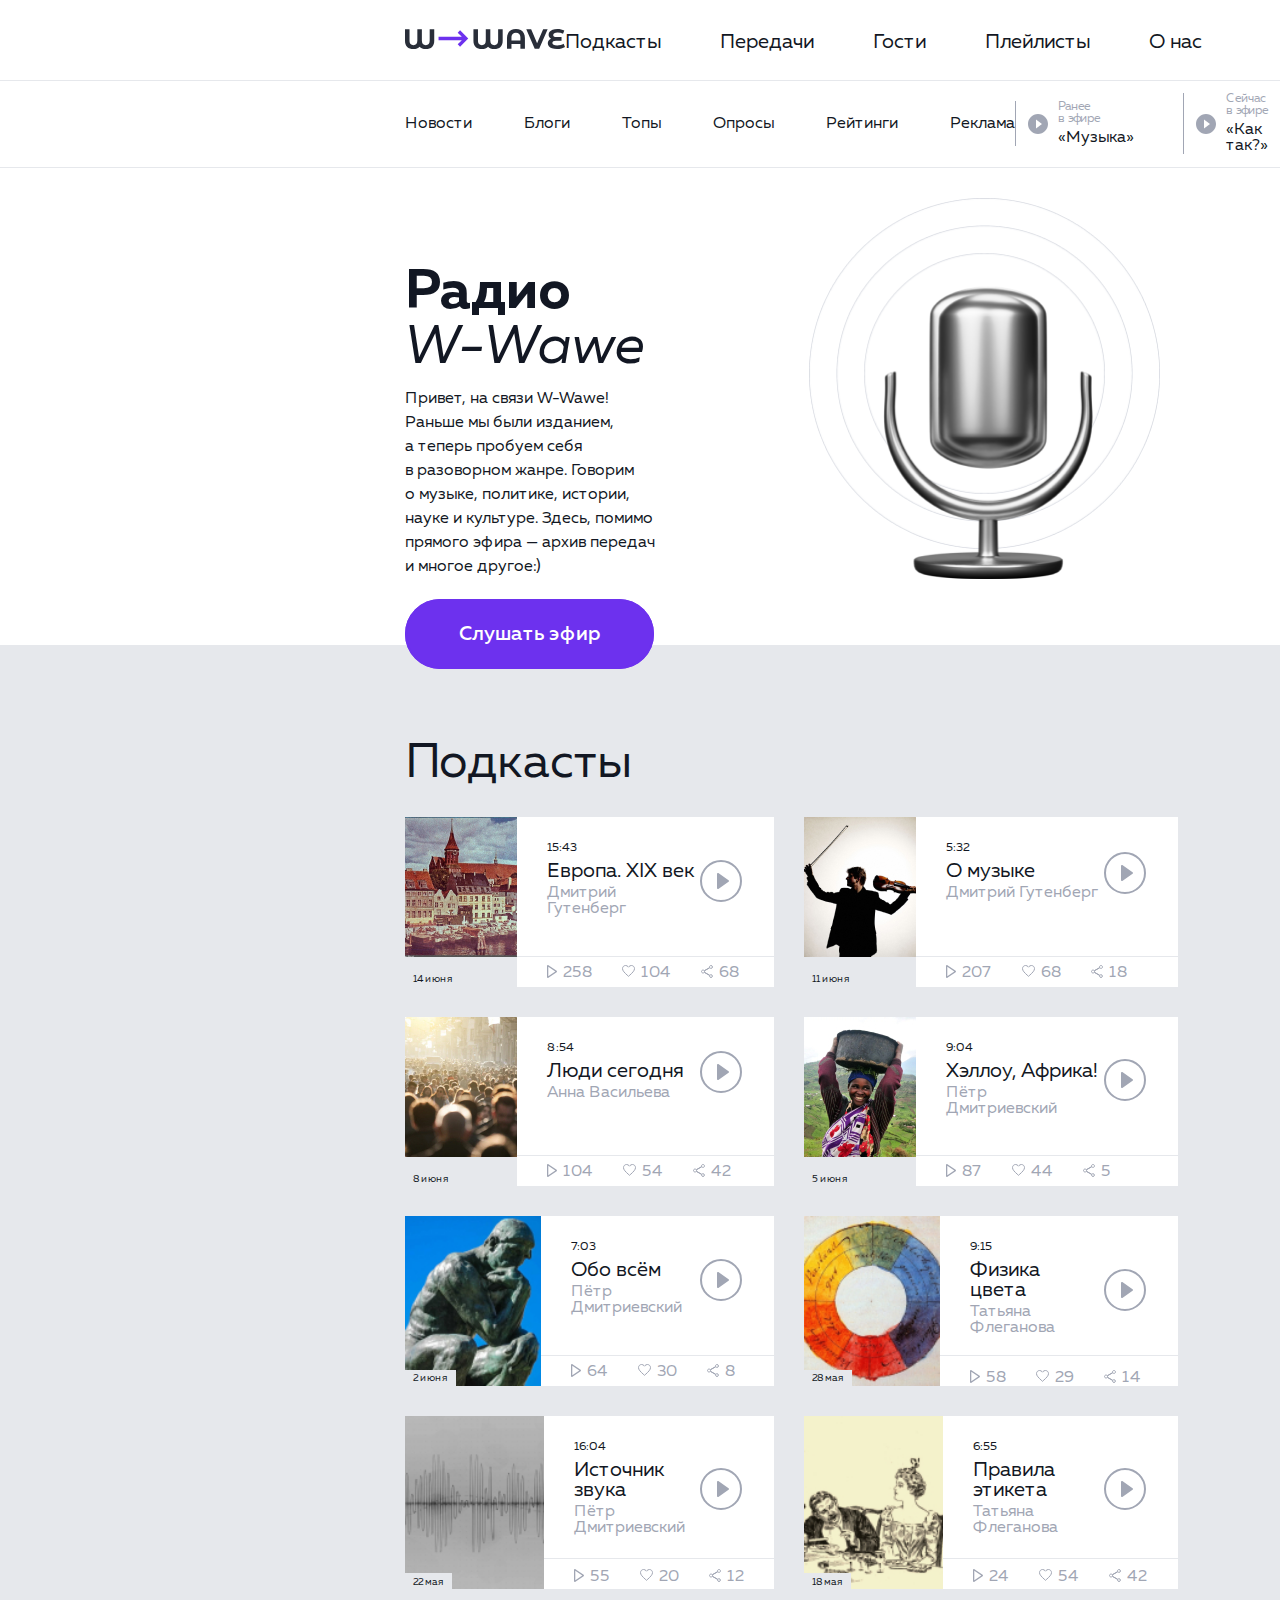
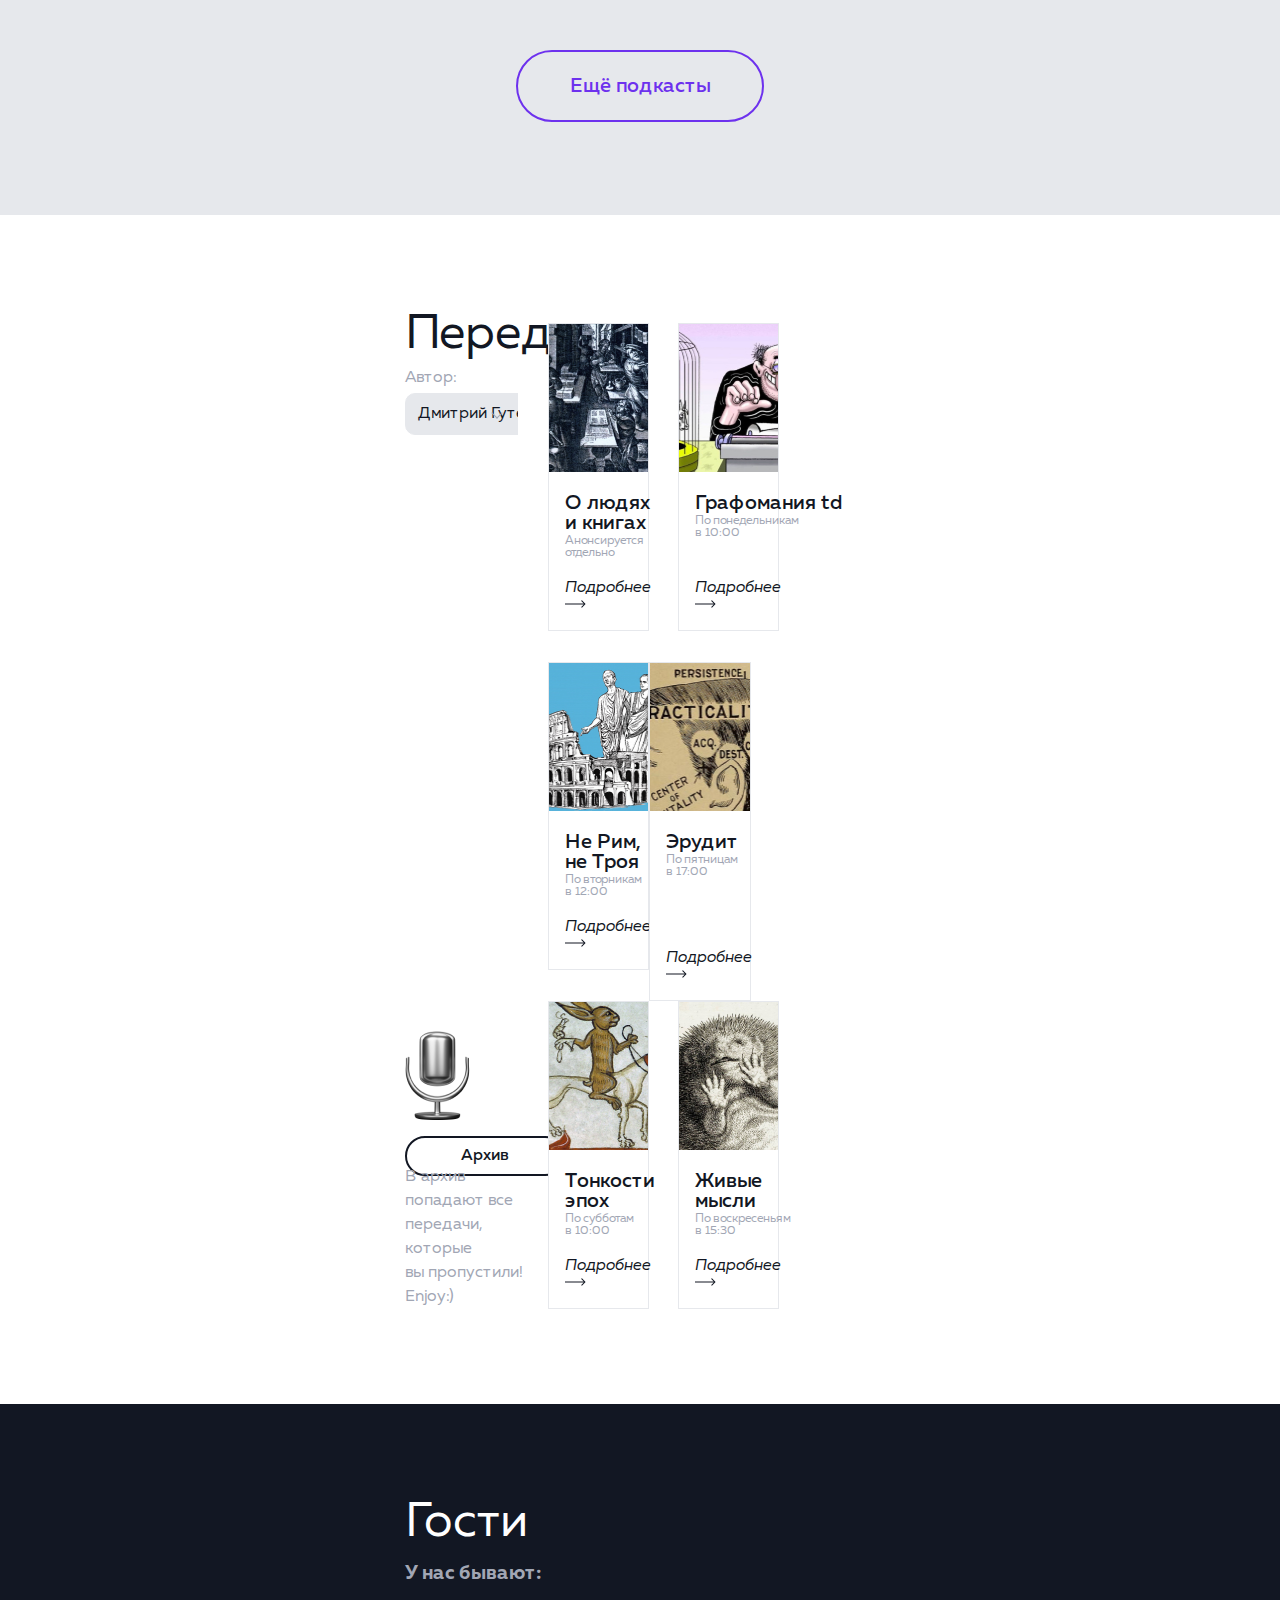
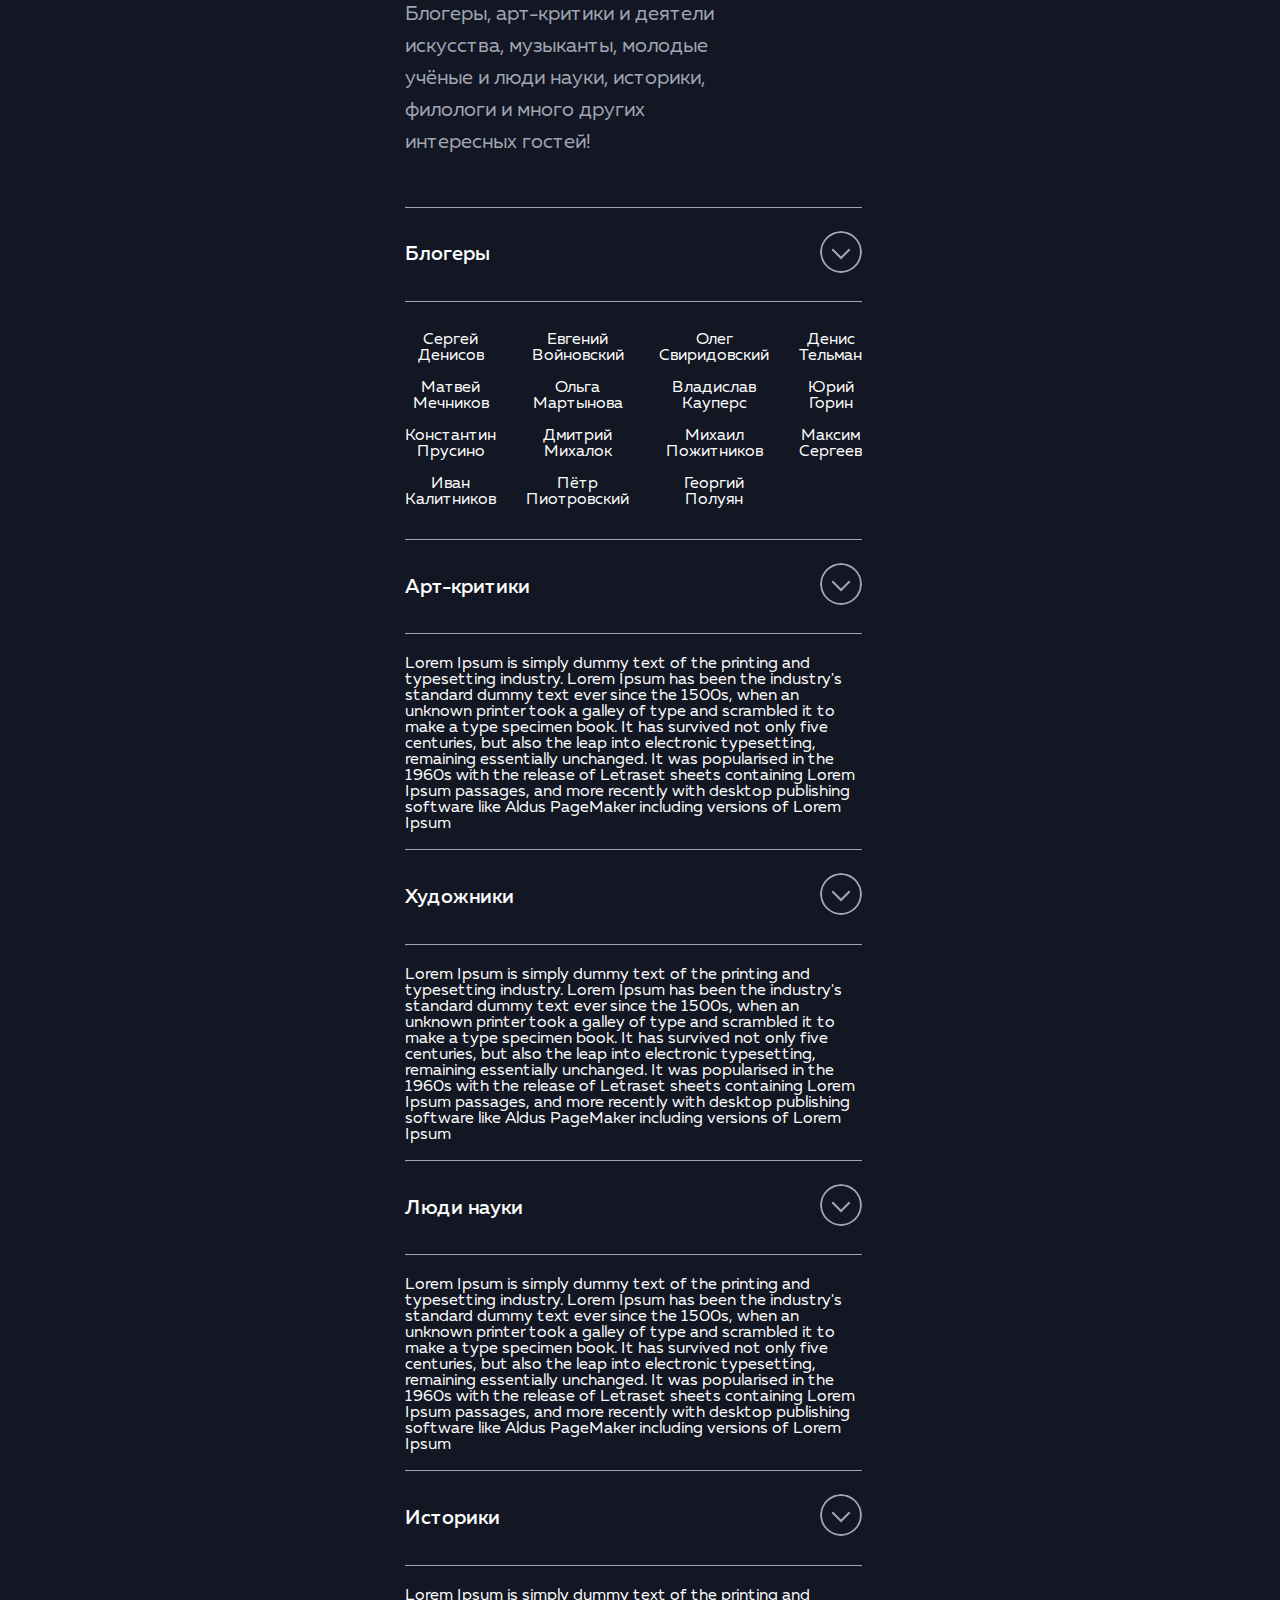
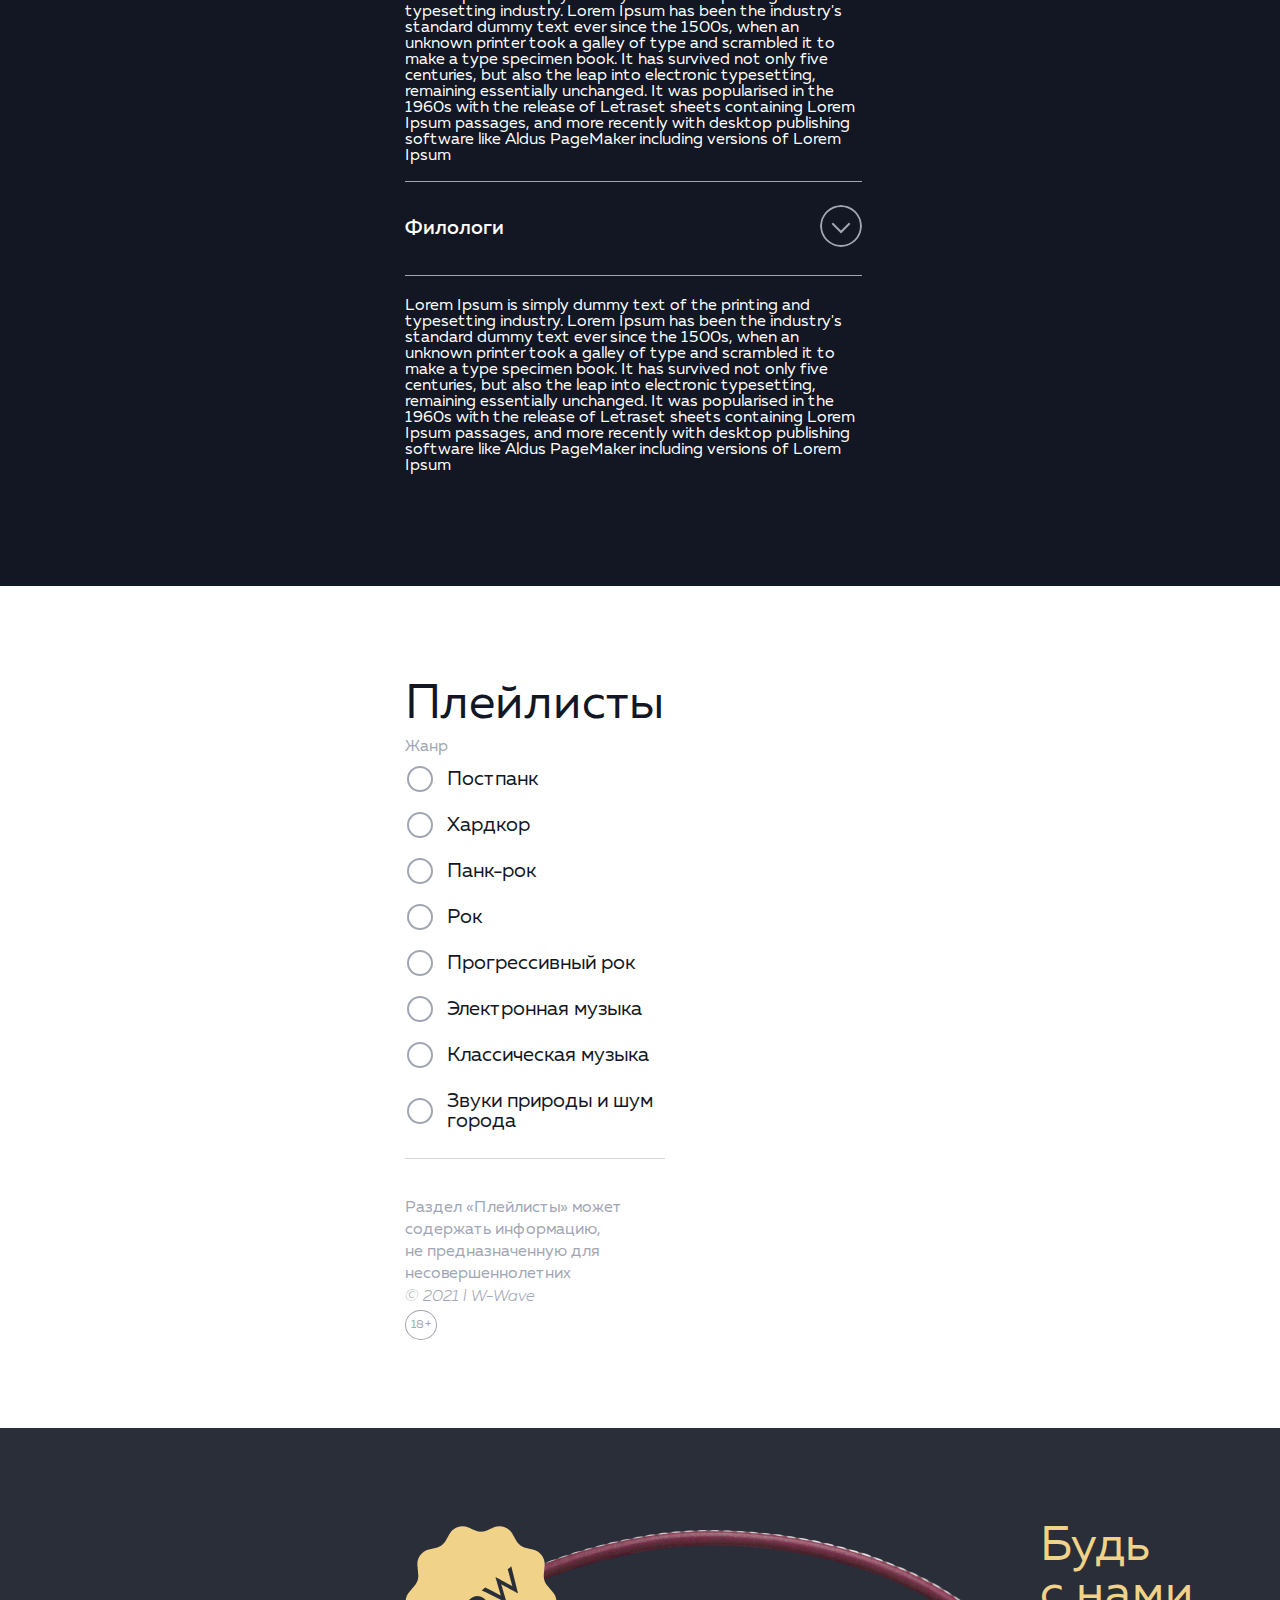
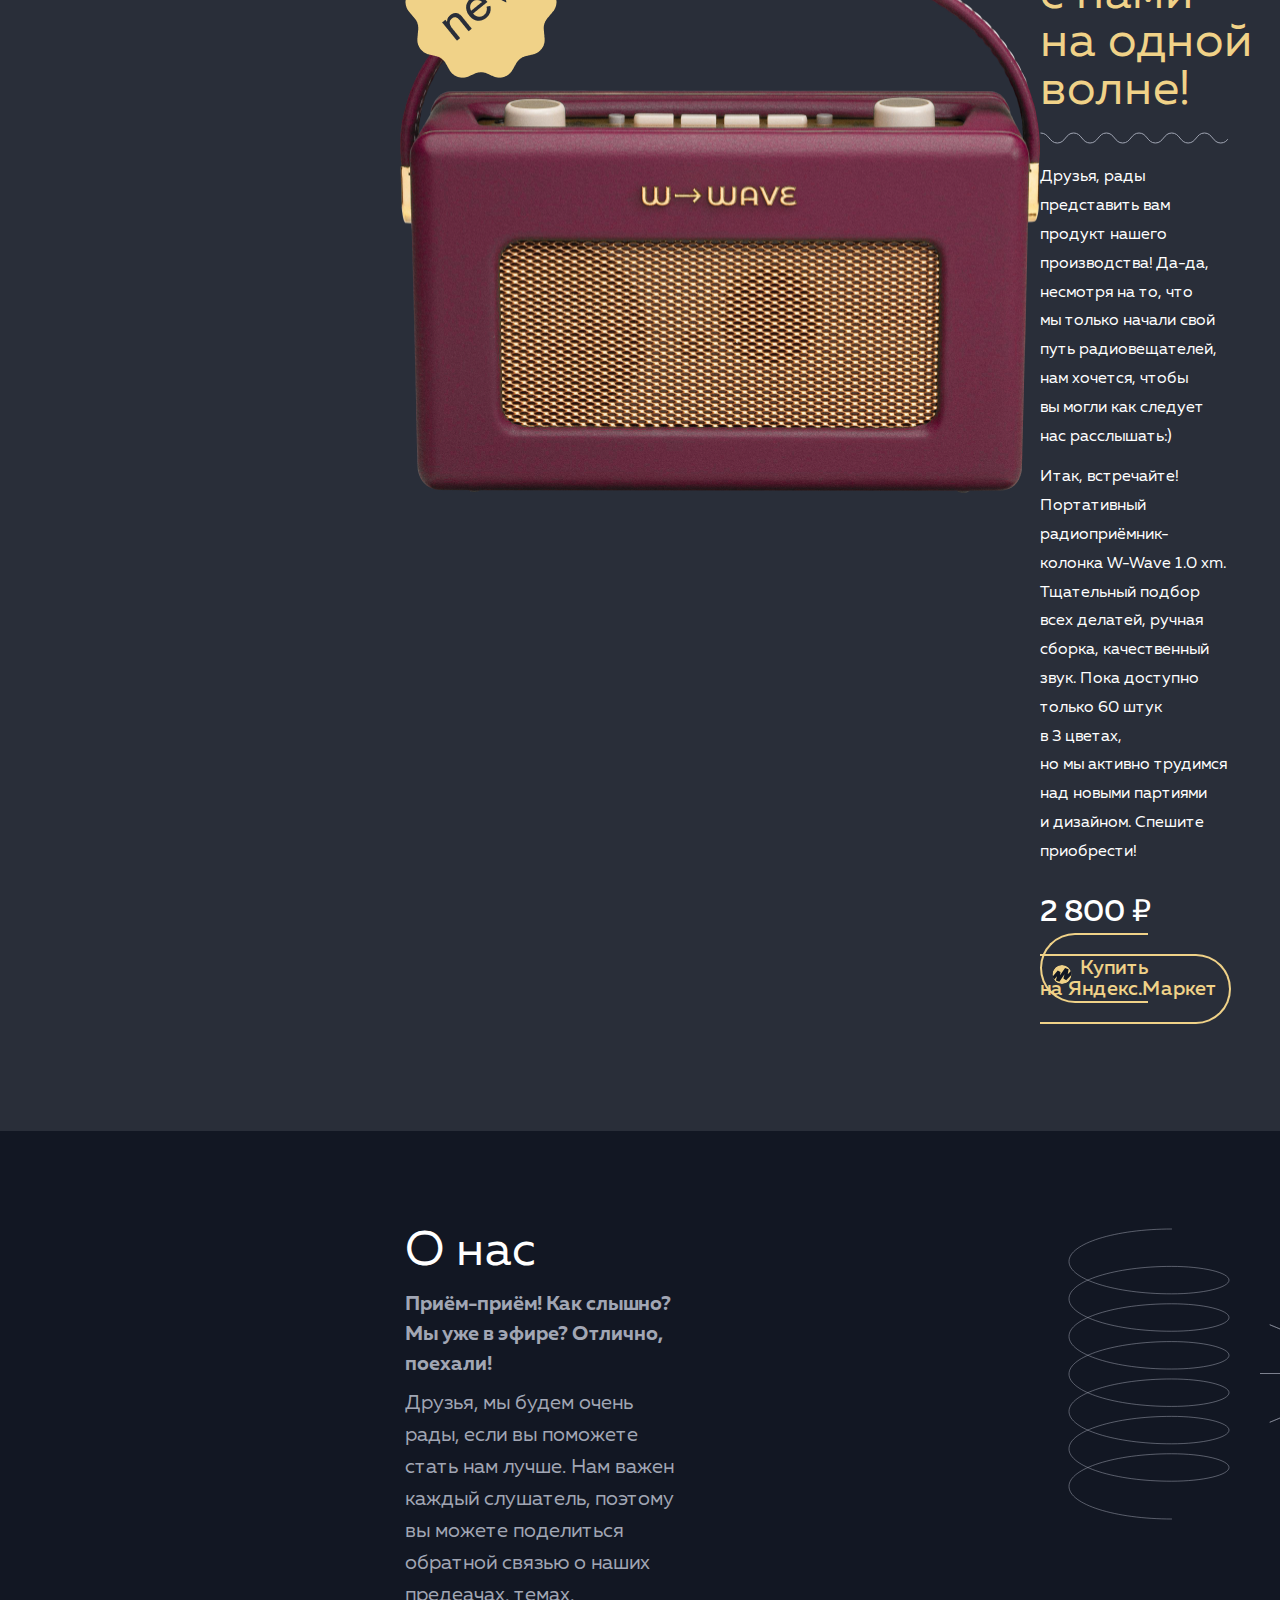
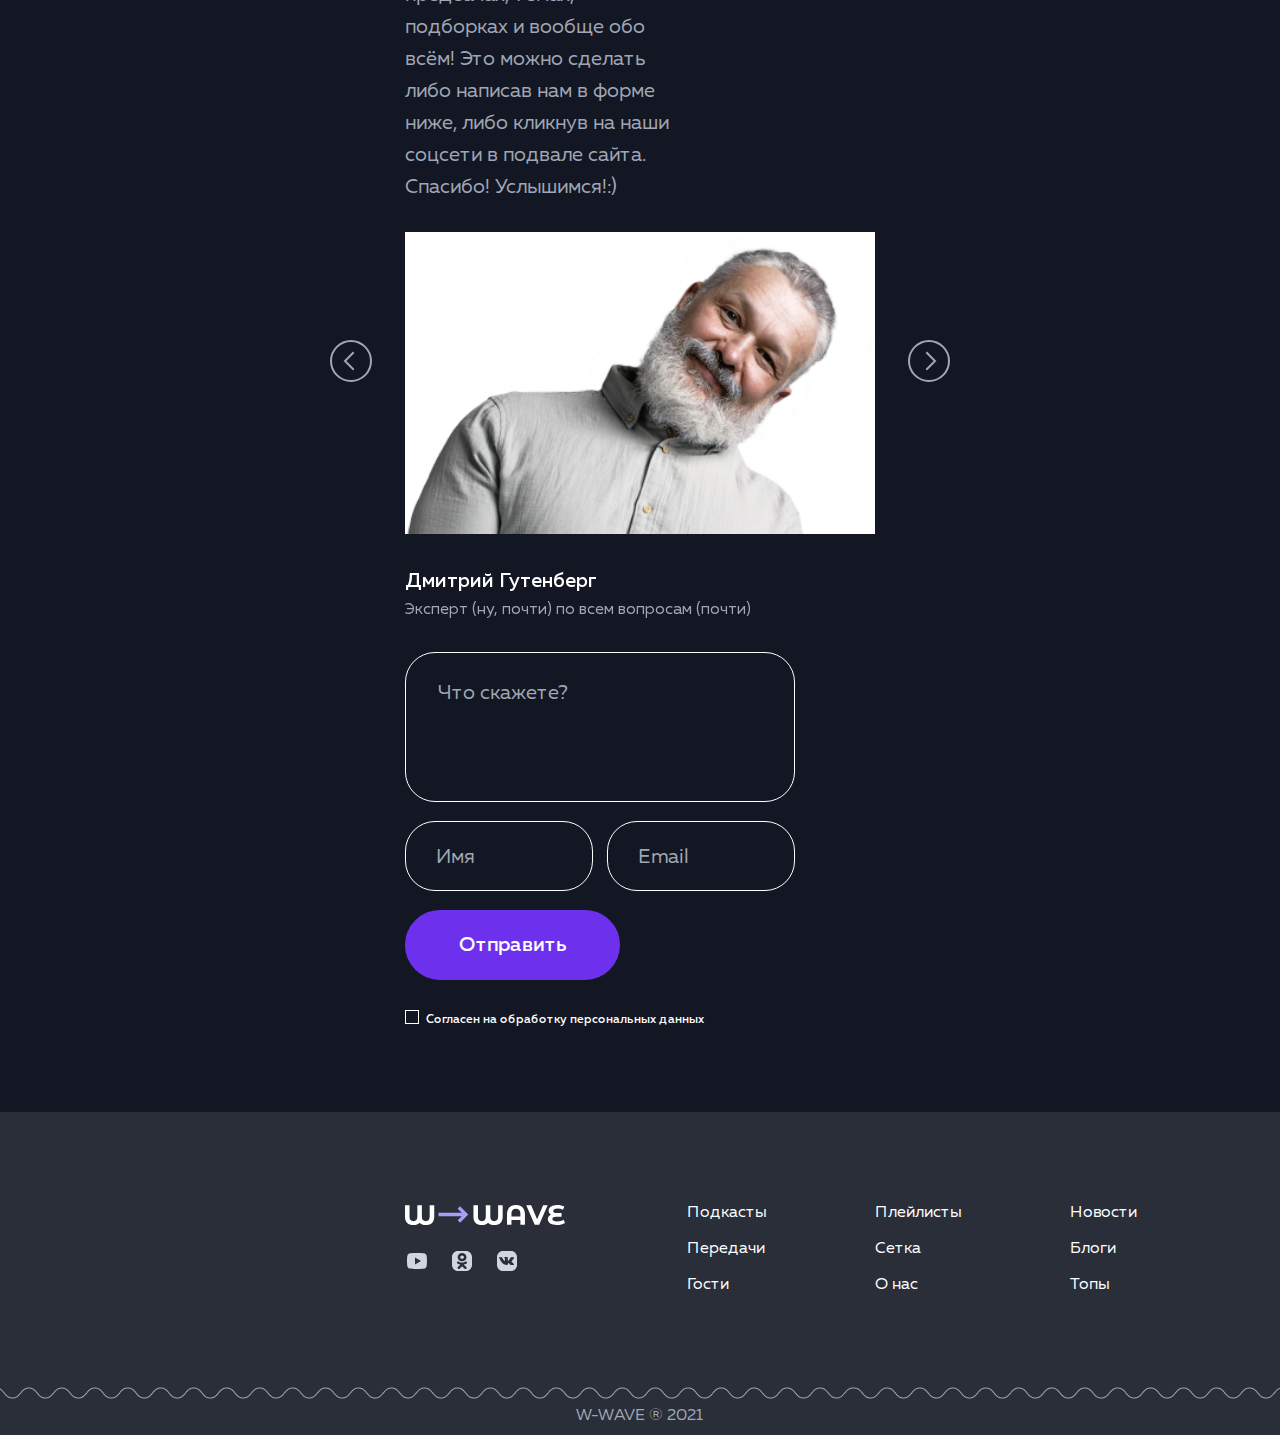
<file: Graduation project (Not yet completed)/index.html>
<!DOCTYPE html>
<html lang="ru">

<head>
  <meta charset="UTF-8">
  <meta name="viewport" content="width=device-width, initial-scale=1.0">
  <title>W-Wave</title>
  <link rel="stylesheet" href="CSS/normalize.css">
  <link rel="stylesheet" href="https://cdn.jsdelivr.net/npm/swiper@8/swiper-bundle.min.css">
  <link rel="stylesheet" href="https://snipp.ru/cdn/bootstrap/4.3/bootstrap.min.css">
  <link rel="stylesheet" href="CSS/accordion.min.css">
  <link rel="stylesheet" href="CSS/choices.min.css">
  <link rel="stylesheet" href="https://cdnjs.cloudflare.com/ajax/libs/animate.css/4.1.1/animate.min.css">
  <link rel="stylesheet" href="CSS/index.css">
  <link rel="stylesheet" href="CSS/media.css">
  <link rel="shortcut icon" href="img/favicon.png">
</head>

<body>
  <header class="header">
    <div class="header__container container">
      <div class="header__container-up flex">
        <div class="header__container-up-title flex">
          <a aria-label="Логотип сайта W-Wave" href="#" class="header__logo">
            <img class="header__logo-img" src="img/header-logo.svg" alt="Logo">
          </a>

          <button class="header__btn-login header__btn-login-320 btn-reset btn" onclick="openForm()">
            Вход
          </button>
        </div>

        <div class="header__container-up-nav flex">
          <button aria-label="Открыть меню навигации" class="btn-reset burger">
            <span class="burger__line"></span>
            <span class="burger__line"></span>
            <span class="burger__line"></span>
          </button>

          <nav class="header__nav header__nav-up nav flex">
            <ul class=" nav__list nav__list-up list-reset flex">
              <li class="nav__item nav__item-up">
                <a href="#" class="nav__link nav__link-up">
                  Подкасты
                </a>
              </li>

              <li class="nav__item nav__item-up">
                <a href="#" class="nav__link nav__link-up">
                  Передачи
                </a>
              </li>

              <li class="nav__item nav__item-up">
                <a href="#" class="nav__link nav__link-up">
                  Гости
                </a>
              </li>

              <li class="nav__item nav__item-up">
                <a href="#" class="nav__link nav__link-up">
                  Плейлисты
                </a>
              </li>

              <li class="nav__item nav__item-up">
                <a href="#" class="nav__link nav__link-up">
                  О&nbsp;нас
                </a>
              </li>
            </ul>
          </nav>

          <div class="header__search">
            <form class="header__search-form" action="#">
              <button class="header__search-btn btn-reset">
                <svg class="header__search-svg" width="24" height="24" viewbox="0 0 24 24" fill="none"
                  xmlns="http://www.w3.org/2000/svg">
                  <path
                    d="M11 19C15.4183 19 19 15.4183 19 11C19 6.58172 15.4183 3 11 3C6.58172 3 3 6.58172 3 11C3 15.4183 6.58172 19 11 19Z"
                    stroke="none" stroke-width="2" stroke-linecap="round" stroke-linejoin="round" />
                  <path d="M20.9999 21L16.6499 16.65" stroke="none" stroke-width="2" stroke-linecap="round"
                    stroke-linejoin="round" />
                </svg>
              </button>

              <label class="header__search-label">
                <input class="header__search-input" type="text" name="search" value="" placeholder="Поиск по сайту"
                  maxlength="128" role="combobox" aria-haspopup="false" aria-autocomplete="both" autocomplete="off"
                  aria-expanded="false">
              </label>
            </form>
          </div>

          <button class="header__btn-login btn-reset btn" onclick="openForm()">
            Вход
          </button>
        </div>
      </div>

      <div class="header__container-down flex">
        <nav class="header__nav header__nav-down nav flex">
          <ul class=" nav__list nav__list-down list-reset flex">
            <li class="nav__item nav__item-down">
              <a href="#" class="nav__link nav__link-down">
                Новости
              </a>
            </li>

            <li class="nav__item nav__item-down">
              <a href="#" class="nav__link nav__link-down">
                Блоги
              </a>
            </li>

            <li class="nav__item nav__item-down">
              <a href="#" class="nav__link nav__link-down">
                Топы
              </a>
            </li>

            <li class="nav__item nav__item-down">
              <a href="#" class="nav__link nav__link-down">
                Опросы
              </a>
            </li>

            <li class="nav__item nav__item-down">
              <a href="#" class="nav__link nav__link-down">
                Рейтинги
              </a>
            </li>

            <li class="nav__item nav__item-down">
              <a href="#" class="nav__link nav__link-down">
                Реклама
              </a>
            </li>
          </ul>
        </nav>

        <div class="header__btn-low btn-low flex">
          <div class="btn-low__before flex">
            <button class="btn-low__play btn-reset">
              <svg class="btn-low__svg-play" width="20" height="20" viewbox="0 0 20 20" fill="none"
                xmlns="http://www.w3.org/2000/svg">
                <path
                  d="M10 0C4.475 0 0 4.475 0 10C0 15.525 4.475 20 10 20C15.525 20 20 15.525 20 10C20 4.475 15.525 0 10 0ZM8 14.5V5.5L14 10L8 14.5Z"
                  fill="none" />
              </svg>

              <svg class="btn-low__svg-pause" width="20" height="20" viewbox="0 0 20 20" fill="none"
                xmlns="http://www.w3.org/2000/svg">
                <path
                  d="M10 0C4.475 0 0 4.475 0 10C0 15.525 4.475 20 10 20C15.525 20 20 15.525 20 10C20 4.475 15.525 0 10 0Z"
                  fill="#A1A6B4" />
                <rect x="6.66663" y="5.83334" width="2.22222" height="8.33333" rx="1.11111" fill="white" />
                <rect x="11.1111" y="5.83334" width="2.22222" height="8.33333" rx="1.11111" fill="white" />
              </svg>
            </button>

            <div class="btn-low__descr">
              <p class="btn-low__text">
                Ранее в&nbsp;эфире
              </p>

              <p class="btn-low__name">
                &laquo;Музыка&raquo;
              </p>
            </div>
          </div>

          <div class="btn-low__after flex">
            <button class="btn-low__play btn-reset">
              <svg class="btn-low__svg-play" width="20" height="20" viewbox="0 0 20 20" fill="none"
                xmlns="http://www.w3.org/2000/svg">
                <path
                  d="M10 0C4.475 0 0 4.475 0 10C0 15.525 4.475 20 10 20C15.525 20 20 15.525 20 10C20 4.475 15.525 0 10 0ZM8 14.5V5.5L14 10L8 14.5Z"
                  fill="none" />
              </svg>

              <svg class="btn-low__svg-pause" width="20" height="20" viewbox="0 0 20 20" fill="none"
                xmlns="http://www.w3.org/2000/svg">
                <path
                  d="M10 0C4.475 0 0 4.475 0 10C0 15.525 4.475 20 10 20C15.525 20 20 15.525 20 10C20 4.475 15.525 0 10 0Z"
                  fill="#A1A6B4" />
                <rect x="6.66663" y="5.83334" width="2.22222" height="8.33333" rx="1.11111" fill="white" />
                <rect x="11.1111" y="5.83334" width="2.22222" height="8.33333" rx="1.11111" fill="white" />
              </svg>
            </button>

            <div class="btn-low__descr">
              <p class="btn-low__text">
                Сейчас в&nbsp;эфире
              </p>

              <p class="btn-low__name">
                &laquo;Как так?&raquo;
              </p>
            </div>
          </div>

          <div class="btn-low__age">
            <span class="btn-low__age-text">12+</span>
            <span class="btn-low__age-bg"></span>
          </div>
        </div>

        <button class="btn-low__play btn-low__play-laptop btn-reset">
          <svg class="btn-low__svg-play" width="20" height="20" viewbox="0 0 20 20" fill="none"
            xmlns="http://www.w3.org/2000/svg">
            <path
              d="M10 0C4.475 0 0 4.475 0 10C0 15.525 4.475 20 10 20C15.525 20 20 15.525 20 10C20 4.475 15.525 0 10 0ZM8 14.5V5.5L14 10L8 14.5Z"
              fill="none" />
          </svg>

          <svg class="btn-low__svg-pause" width="20" height="20" viewbox="0 0 20 20" fill="none"
            xmlns="http://www.w3.org/2000/svg">
            <path
              d="M10 0C4.475 0 0 4.475 0 10C0 15.525 4.475 20 10 20C15.525 20 20 15.525 20 10C20 4.475 15.525 0 10 0Z"
              fill="#A1A6B4" />
            <rect x="6.66663" y="5.83334" width="2.22222" height="8.33333" rx="1.11111" fill="white" />
            <rect x="11.1111" y="5.83334" width="2.22222" height="8.33333" rx="1.11111" fill="white" />
          </svg>
        </button>

        <div class="accordion__header">
          <div class="accordion__header-title ac">
            <div class="accordion__header-top flex">
              <button class="accordion__header-btn btn-low__play-320 btn-reset flex">
                <svg class="btn-low__svg-more" width="15" height="15" viewbox="0 0 15 15" fill="none"
                  xmlns="http://www.w3.org/2000/svg">
                  <circle cx="7.5" cy="7.5" r="7.5" fill="#6D31EE" />
                  <path d="M12 7.00014V8.00014H3V7.00014H12Z" fill="white" />
                  <path d="M8 12.0001H7L7 3.00014L8 3.00014L8 12.0001Z" fill="white" />
                </svg>

                <span class="btn-low__svg-text">Что в эфире?</span>
              </button>
            </div>

            <div class="accordion__header-bottom ac-panel flex">
              <div class="btn-low__before flex">
                <button class="btn-low__play btn-reset">
                  <svg class="btn-low__svg-play" width="20" height="20" viewbox="0 0 20 20" fill="none"
                    xmlns="http://www.w3.org/2000/svg">
                    <path
                      d="M10 0C4.475 0 0 4.475 0 10C0 15.525 4.475 20 10 20C15.525 20 20 15.525 20 10C20 4.475 15.525 0 10 0ZM8 14.5V5.5L14 10L8 14.5Z"
                      fill="none" />
                  </svg>

                  <svg class="btn-low__svg-pause" width="20" height="20" viewbox="0 0 20 20" fill="none"
                    xmlns="http://www.w3.org/2000/svg">
                    <path
                      d="M10 0C4.475 0 0 4.475 0 10C0 15.525 4.475 20 10 20C15.525 20 20 15.525 20 10C20 4.475 15.525 0 10 0Z"
                      fill="#A1A6B4" />
                    <rect x="6.66663" y="5.83334" width="2.22222" height="8.33333" rx="1.11111" fill="white" />
                    <rect x="11.1111" y="5.83334" width="2.22222" height="8.33333" rx="1.11111" fill="white" />
                  </svg>
                </button>

                <div class="btn-low__descr">
                  <p class="btn-low__text">
                    Ранее в&nbsp;эфире
                  </p>

                  <p class="btn-low__name">
                    &laquo;Музыка&raquo;
                  </p>
                </div>
              </div>

              <div class="btn-low__after flex">
                <button class="btn-low__play btn-reset">
                  <svg class="btn-low__svg-play" width="20" height="20" viewbox="0 0 20 20" fill="none"
                    xmlns="http://www.w3.org/2000/svg">
                    <path
                      d="M10 0C4.475 0 0 4.475 0 10C0 15.525 4.475 20 10 20C15.525 20 20 15.525 20 10C20 4.475 15.525 0 10 0ZM8 14.5V5.5L14 10L8 14.5Z"
                      fill="none" />
                  </svg>

                  <svg class="btn-low__svg-pause" width="20" height="20" viewbox="0 0 20 20" fill="none"
                    xmlns="http://www.w3.org/2000/svg">
                    <path
                      d="M10 0C4.475 0 0 4.475 0 10C0 15.525 4.475 20 10 20C15.525 20 20 15.525 20 10C20 4.475 15.525 0 10 0Z"
                      fill="#A1A6B4" />
                    <rect x="6.66663" y="5.83334" width="2.22222" height="8.33333" rx="1.11111" fill="white" />
                    <rect x="11.1111" y="5.83334" width="2.22222" height="8.33333" rx="1.11111" fill="white" />
                  </svg>
                </button>

                <div class="btn-low__descr">
                  <p class="btn-low__text">
                    Сейчас в&nbsp;эфире
                  </p>

                  <p class="btn-low__name">
                    &laquo;Как так?&raquo;
                  </p>
                </div>
              </div>
            </div>
          </div>
        </div>
      </div>
    </div>
  </header>

  <main class="main">
    <section class="hero">
      <div class="hero__container container">
        <div class="hero__content">
          <h1 class="hero__title section-title">
            Радио <span class="hero__title-italic">W-Wawe</span>
          </h1>

          <p class="hero__descr">
            Привет, на&nbsp;связи W-Wawe! Раньше мы&nbsp;были изданием, а&nbsp;теперь пробуем себя в&nbsp;разоворном
            жанре. Говорим о&nbsp;музыке, политике, истории, науке и&nbsp;культуре. Здесь, помимо прямого
            эфира&nbsp;&mdash; архив передач и&nbsp;многое другое:)
          </p>

          <a class="hero__search btn" href="#">
            Слушать эфир
          </a>
        </div>
      </div>

      <div class="login-container animate animate__animated animate__fadeIn" id="loginForm">
        <div class="login-position">
          <div class="login-form login">
            <button class="login__btn-close btn-reset" onclick="closeForm()">
              <svg class="login__btn-close-svg" width="42" height="42" viewbox="0 0 42 42" fill="none"
                xmlns="http://www.w3.org/2000/svg">
                <circle cx="21" cy="21" r="19.5" stroke="none" stroke-width="3" />
                <path d="M29.6777 12L12 29.6777M29.6777 29.6777L12 12" stroke="none" stroke-width="3" />
              </svg>
            </button>

            <h2 class="login__title section-title">
              Вход
            </h2>

            <p class="login__text">
              Если у&nbsp;вас ещё нет аккаунта, <span><a href="#" class="login__link">зарегестрируйтесь</a></span>
            </p>

            <form class="login__forms forms" action="https://just-validate-api.herokuapp.com/submit" method="POST">
              <div class="login__container">
                <label class="login__label forms__label" for="login__name">
                  <textarea class="login__input forms__input" name="name" placeholder="Логин"
                    id="login__name"></textarea>
                </label>

                <label class="login__label forms__label" for="login__password">
                  <textarea class="login__input forms__input" name="password" id="login__password"
                    placeholder="Пароль"></textarea>
                </label>
              </div>

              <button class="login__btn btn-reset btn" type="submit">Войти</button>
            </form>

            <div class="login__socials">
              <h3 class="login__socials-text">
                Войти с&nbsp;помощью:
              </h3>

              <ul class="login__socials-list list-reset flex">
                <li class="login__socials-item">
                  <a href="#" class="login__socials-link socials-link">
                    <svg class="login__socials-link-svg socials-fb" width="34" height="34" viewbox="0 0 34 34"
                      fill="none" xmlns="http://www.w3.org/2000/svg">
                      <path
                        d="M23.3 33.6667V20.7667H27.6204L28.2667 15.7519H23.3V12.5519C23.3 11.1 23.7037 10.1093 25.7852 10.1093H28.4408V5.62408C27.1552 5.48769 25.8632 5.42154 24.5704 5.42594C20.7426 5.42594 18.1223 7.76297 18.1223 12.0556V15.7519H13.7926V20.7667H18.1223V33.6667H2.18523C1.69408 33.6667 1.22306 33.4716 0.875769 33.1243C0.528479 32.777 0.333374 32.306 0.333374 31.8148V2.1852C0.333374 1.69405 0.528479 1.22303 0.875769 0.875738C1.22306 0.528449 1.69408 0.333344 2.18523 0.333344H31.8149C32.306 0.333344 32.777 0.528449 33.1243 0.875738C33.4716 1.22303 33.6667 1.69405 33.6667 2.1852V31.8148C33.6667 32.306 33.4716 32.777 33.1243 33.1243C32.777 33.4716 32.306 33.6667 31.8149 33.6667H23.3Z"
                        fill="none" />
                    </svg>
                  </a>
                </li>

                <li class="login__socials-item">
                  <a href="#" class="login__socials-link socials-link">
                    <svg class="login__socials-link-svg socials-header-vk" width="34" height="34" viewbox="0 0 34 34"
                      fill="none" xmlns="http://www.w3.org/2000/svg">
                      <rect width="33.33" height="33.33" rx="2" fill="none" />
                      <path
                        d="M17.7487 23.332H16.3854C16.3854 23.332 13.3772 23.5131 10.7277 20.7545C7.83835 17.7461 5.28686 11.7765 5.28686 11.7765C5.28686 11.7765 5.13973 11.3853 5.29964 11.1959C5.47938 10.9831 5.96857 10.9695 5.96857 10.9695L9.22782 10.9482C9.22782 10.9482 9.53491 10.9994 9.75468 11.1608C9.93588 11.294 10.0373 11.543 10.0373 11.543C10.0373 11.543 10.5641 12.8752 11.2617 14.0804C12.6233 16.4331 13.2575 16.9477 13.7198 16.6957C14.3934 16.3283 14.1914 13.3698 14.1914 13.3698C14.1914 13.3698 14.2037 12.296 13.8522 11.8177C13.58 11.4475 13.0667 11.3391 12.84 11.3089C12.6566 11.2844 12.9576 10.8587 13.3478 10.6676C13.9343 10.3803 14.9699 10.3641 16.1938 10.3765C17.1473 10.3863 17.4219 10.4458 17.7946 10.5357C18.6597 10.7446 18.6327 11.4138 18.5745 12.8578L18.5745 12.8579C18.5571 13.2893 18.537 13.7899 18.537 14.3681C18.537 14.4983 18.5332 14.6371 18.5293 14.7798V14.7799C18.509 15.5193 18.4858 16.3656 18.9726 16.6802C19.2223 16.8415 19.8331 16.7042 21.3603 14.111C22.084 12.8819 22.627 11.4368 22.627 11.4368C22.627 11.4368 22.7453 11.1791 22.9297 11.0688C23.1181 10.9561 23.3726 10.9907 23.3726 10.9907L26.8023 10.9695C26.8023 10.9695 27.8329 10.8466 27.9997 11.3118C28.1747 11.8001 27.6146 12.9402 26.2135 14.8077C24.8827 16.5813 24.236 17.2332 24.2968 17.8106C24.3401 18.2221 24.7429 18.5959 25.5137 19.311L25.5668 19.3603C27.2548 20.9272 27.7051 21.7501 27.8121 21.9456C27.8207 21.9615 27.8271 21.9732 27.8318 21.9809C28.5873 23.2337 26.9939 23.332 26.9939 23.332L23.9477 23.3746C23.9477 23.3746 23.2931 23.5041 22.4317 22.9125C21.9813 22.6033 21.5409 22.0985 21.1214 21.6174L21.1214 21.6174C20.4798 20.8818 19.8868 20.2019 19.3806 20.3624C18.5317 20.6319 18.5583 22.4613 18.5583 22.4613C18.5583 22.4613 18.5645 22.852 18.371 23.0601C18.1605 23.2866 17.7487 23.332 17.7487 23.332Z"
                        fill="#121723" />
                    </svg>
                  </a>
                </li>

                <li class="login__socials-item">
                  <a href="#" class="login__socials-link socials-link">
                    <svg class="login__socials-link-svg socials-google" width="34" height="34" viewbox="0 0 34 34"
                      fill="none" xmlns="http://www.w3.org/2000/svg">
                      <rect width="33.33" height="33.33" rx="2" fill="none" />
                      <path
                        d="M20.9403 11.9923C20.1517 11.2694 18.7687 10.4043 16.7183 10.4043C13.8309 10.4043 11.3802 12.2649 10.4945 14.8364C10.2761 15.5001 10.1427 16.2111 10.1427 16.9459C10.1427 17.6806 10.2761 18.3917 10.5066 19.0553C11.3802 21.6269 13.8309 23.4874 16.7183 23.4874C18.344 23.4874 19.5815 23.0489 20.5036 22.4208C21.9595 21.4254 22.6146 19.9441 22.7359 18.9605H16.7183V15.0024H26.9701C27.1277 15.666 27.2006 16.3059 27.2006 17.1829C27.2006 20.4299 26.0116 23.1675 23.9491 25.028C22.1414 26.6634 19.6664 27.6115 16.7183 27.6115C12.4477 27.6115 8.75954 25.2176 6.96398 21.7335C6.22395 20.2877 5.79932 18.6642 5.79932 16.9459C5.79932 15.2275 6.22395 13.604 6.96398 12.1582C8.75954 8.67409 12.4477 6.28027 16.7183 6.28027C19.6664 6.28027 22.1293 7.33499 24.0219 9.05333L20.9403 11.9923Z"
                        fill="#121723" />
                    </svg>
                  </a>
                </li>
              </ul>
            </div>
          </div>
        </div>
      </div>
    </section>

    <section class="podcast">
      <div class="podcast__container container">
        <h2 class="podcast__title section-title ">
          Подкасты
        </h2>

        <ul class="podcast__list list-reset flex">
          <li class="podcast__item flex">
            <picture class="podcast__item-picture">
              <source media="(max-width: 540px)" srcset="img/podcast-11.jpg" alt="">
              <source media="(max-width: 541px)" srcset="img/podcast-1.jpg" alt="">
              <img class="podcast__img" src="img/podcast-1.jpg" alt="">
            </picture>

            <span class="podcast__date">14&nbsp;июня</span>

            <div class="podcast__content flex">
              <div class="podcast__content-top flex">
                <div class="podcast__content-left">
                  <div class="podcast__time">
                    15:43
                  </div>

                  <h3 class="podcast__name">
                    Европа. XIX век
                  </h3>

                  <h4 class="podcast__author">
                    Дмитрий Гутенберг
                  </h4>
                </div>

                <div class="podcast__content-right">
                  <button class="podcast__btn-play btn-reset">
                    <svg class="podcast__btn-play-svg" width="48" height="48" viewbox="0 0 48 48" fill="none"
                      xmlns="http://www.w3.org/2000/svg">
                      <circle cx="24" cy="24" r="20" stroke="none" stroke-width="2" />
                      <path
                        d="M21.6924 31.7965L31.5716 24.7996C32.1428 24.3998 32.1428 23.6002 31.5716 23.2004L21.6924 16.2035C20.9943 15.7037 20 16.1835 20 17.0031V30.9969C20 31.8165 20.9943 32.2963 21.6924 31.7965Z"
                        fill="none" />
                    </svg>

                    <svg class="podcast__btn-pause-svg" width="48" height="48" viewbox="0 0 48 48" fill="none"
                      xmlns="http://www.w3.org/2000/svg">
                      <circle cx="24" cy="24" r="20" stroke="#A1A6B4" stroke-width="2" />
                      <rect x="19" y="15" width="2" height="18" rx="1" fill="#A1A6B4" />
                      <rect x="27" y="15" width="2" height="18" rx="1" fill="#A1A6B4" />
                    </svg>
                  </button>
                </div>
              </div>

              <div class="podcast__content-bottom flex">
                <div class="podcast__statistic podcast__statistic-play flex" tabindex="-1">
                  <svg class="podcast__statistic-svg podcast__statistic-svg-play" width="10" height="13"
                    viewbox="0 0 10 13" fill="none" xmlns="http://www.w3.org/2000/svg">
                    <path fill-rule="evenodd" clip-rule="evenodd"
                      d="M1.3 11.331L8.29606 6.5L1.3 1.66897V11.331ZM0.666238 1.23131L0.669532 1.23361L0.666238 1.23131ZM1.41031 12.8347L9.64301 7.14971C10.119 6.82485 10.119 6.17514 9.64301 5.85029L1.41031 0.165315C0.828559 -0.240754 0 0.149072 0 0.815026V12.185C0 12.8509 0.828559 13.2408 1.41031 12.8347Z"
                      fill="none" />
                  </svg>

                  <span class="podcast__statistic-numb-like">258</span>
                </div>

                <div class="podcast__statistic flex" tabindex="0">
                  <svg class="podcast__statistic-svg podcast__statistic-svg-like" width="13" height="12"
                    viewbox="0 0 13 12" fill="none" xmlns="http://www.w3.org/2000/svg">
                    <path
                      d="M5.89521 10.7681L5.89449 10.7674C4.21072 9.2313 2.8536 7.99202 1.9114 6.83309C0.975032 5.68133 0.5 4.66944 0.5 3.59673C0.5 1.85584 1.85199 0.5 3.575 0.5C4.55347 0.5 5.50126 0.960719 6.11836 1.68979L6.5 2.14068L6.88164 1.68979C7.49874 0.960719 8.44653 0.5 9.425 0.5C11.148 0.5 12.5 1.85584 12.5 3.59673C12.5 4.66945 12.025 5.68136 11.0885 6.83404C10.1462 7.99382 8.7892 9.23462 7.10549 10.774C7.10537 10.7741 7.10524 10.7742 7.10512 10.7743L6.50128 11.3232L5.89521 10.7681Z"
                      fill="none" stroke="none" />
                  </svg>

                  <span class="podcast__statistic-numb">104</span>
                </div>

                <div class="podcast__statistic flex" tabindex="0">
                  <svg class="podcast__statistic-svg podcast__statistic-svg-share" width="12" height="13"
                    viewbox="0 0 12 13" fill="none" xmlns="http://www.w3.org/2000/svg">
                    <path
                      d="M8.44581 10.1257L8.75669 10.3028L9.02466 10.0657C9.28837 9.8324 9.62624 9.68876 10 9.68876C10.8073 9.68876 11.4467 10.3298 11.4467 11.0944C11.4467 11.8589 10.8073 12.5 10 12.5C9.19271 12.5 8.55333 11.8589 8.55333 11.0944C8.55333 10.9965 8.56707 10.8929 8.5925 10.7883L8.68139 10.4229L8.35491 10.2362L3.60824 7.5213L3.29315 7.34108L3.02421 7.58486C2.75016 7.83325 2.39465 7.98394 2 7.98394C1.15938 7.98394 0.5 7.3233 0.5 6.5261C0.5 5.7289 1.15938 5.06827 2 5.06827C2.39465 5.06827 2.75016 5.21896 3.02421 5.46735L3.29288 5.71088L3.60783 5.53115L8.30783 2.84892L8.62804 2.66618L8.54811 2.30626C8.51724 2.16726 8.5 2.0594 8.5 1.95783C8.5 1.16063 9.15938 0.5 10 0.5C10.8406 0.5 11.5 1.16063 11.5 1.95783C11.5 2.75503 10.8406 3.41566 10 3.41566C9.60535 3.41566 9.24984 3.26498 8.97579 3.01658L8.70712 2.77305L8.39217 2.95279L3.69217 5.63502L3.37196 5.81776L3.45189 6.17767C3.48276 6.31667 3.5 6.42453 3.5 6.5261C3.5 6.62767 3.48276 6.73554 3.45189 6.87454L3.37191 7.23471L3.69247 7.41736L8.44581 10.1257Z"
                      fill="none" stroke="none" />
                  </svg>

                  <span class="podcast__statistic-numb">68</span>
                </div>
              </div>
            </div>
          </li>

          <li class="podcast__item flex">
            <picture class="podcast__item-picture">
              <source media="(max-width: 540px)" srcset="img/podcast-22.jpg" alt="">
              <source media="(max-width: 541px)" srcset="img/podcast-2.jpg" alt="">
              <img class="podcast__img" src="img/podcast-2.jpg" alt="">
            </picture>

            <span class="podcast__date">11&nbsp;июня</span>

            <div class="podcast__content flex">
              <div class="podcast__content-top flex">
                <div class="podcast__content-left">
                  <div class="podcast__time">
                    5:32
                  </div>

                  <h3 class="podcast__name">
                    О&nbsp;музыке
                  </h3>

                  <h4 class="podcast__author">
                    Дмитрий Гутенберг
                  </h4>
                </div>

                <div class="podcast__content-right">
                  <button class="podcast__btn-play btn-reset">
                    <svg class="podcast__btn-play-svg" width="48" height="48" viewbox="0 0 48 48" fill="none"
                      xmlns="http://www.w3.org/2000/svg">
                      <circle cx="24" cy="24" r="20" stroke="none" stroke-width="2" />
                      <path
                        d="M21.6924 31.7965L31.5716 24.7996C32.1428 24.3998 32.1428 23.6002 31.5716 23.2004L21.6924 16.2035C20.9943 15.7037 20 16.1835 20 17.0031V30.9969C20 31.8165 20.9943 32.2963 21.6924 31.7965Z"
                        fill="none" />
                    </svg>

                    <svg class="podcast__btn-pause-svg" width="48" height="48" viewbox="0 0 48 48" fill="none"
                      xmlns="http://www.w3.org/2000/svg">
                      <circle cx="24" cy="24" r="20" stroke="#A1A6B4" stroke-width="2" />
                      <rect x="19" y="15" width="2" height="18" rx="1" fill="#A1A6B4" />
                      <rect x="27" y="15" width="2" height="18" rx="1" fill="#A1A6B4" />
                    </svg>
                  </button>
                </div>
              </div>

              <div class="podcast__content-bottom flex">
                <div class="podcast__statistic podcast__statistic-play flex" tabindex="-1">
                  <svg class="podcast__statistic-svg podcast__statistic-svg-play" width="10" height="13"
                    viewbox="0 0 10 13" fill="none" xmlns="http://www.w3.org/2000/svg">
                    <path fill-rule="evenodd" clip-rule="evenodd"
                      d="M1.3 11.331L8.29606 6.5L1.3 1.66897V11.331ZM0.666238 1.23131L0.669532 1.23361L0.666238 1.23131ZM1.41031 12.8347L9.64301 7.14971C10.119 6.82485 10.119 6.17514 9.64301 5.85029L1.41031 0.165315C0.828559 -0.240754 0 0.149072 0 0.815026V12.185C0 12.8509 0.828559 13.2408 1.41031 12.8347Z"
                      fill="none" />
                  </svg>

                  <span class="podcast__statistic-numb-like">207</span>
                </div>

                <div class="podcast__statistic flex" tabindex="0">
                  <svg class="podcast__statistic-svg podcast__statistic-svg-like" width="13" height="12"
                    viewbox="0 0 13 12" fill="none" xmlns="http://www.w3.org/2000/svg">
                    <path
                      d="M5.89521 10.7681L5.89449 10.7674C4.21072 9.2313 2.8536 7.99202 1.9114 6.83309C0.975032 5.68133 0.5 4.66944 0.5 3.59673C0.5 1.85584 1.85199 0.5 3.575 0.5C4.55347 0.5 5.50126 0.960719 6.11836 1.68979L6.5 2.14068L6.88164 1.68979C7.49874 0.960719 8.44653 0.5 9.425 0.5C11.148 0.5 12.5 1.85584 12.5 3.59673C12.5 4.66945 12.025 5.68136 11.0885 6.83404C10.1462 7.99382 8.7892 9.23462 7.10549 10.774C7.10537 10.7741 7.10524 10.7742 7.10512 10.7743L6.50128 11.3232L5.89521 10.7681Z"
                      fill="none" stroke="none" />
                  </svg>

                  <span class="podcast__statistic-numb">68</span>
                </div>

                <div class="podcast__statistic flex" tabindex="0">
                  <svg class="podcast__statistic-svg podcast__statistic-svg-share" width="12" height="13"
                    viewbox="0 0 12 13" fill="none" xmlns="http://www.w3.org/2000/svg">
                    <path
                      d="M8.44581 10.1257L8.75669 10.3028L9.02466 10.0657C9.28837 9.8324 9.62624 9.68876 10 9.68876C10.8073 9.68876 11.4467 10.3298 11.4467 11.0944C11.4467 11.8589 10.8073 12.5 10 12.5C9.19271 12.5 8.55333 11.8589 8.55333 11.0944C8.55333 10.9965 8.56707 10.8929 8.5925 10.7883L8.68139 10.4229L8.35491 10.2362L3.60824 7.5213L3.29315 7.34108L3.02421 7.58486C2.75016 7.83325 2.39465 7.98394 2 7.98394C1.15938 7.98394 0.5 7.3233 0.5 6.5261C0.5 5.7289 1.15938 5.06827 2 5.06827C2.39465 5.06827 2.75016 5.21896 3.02421 5.46735L3.29288 5.71088L3.60783 5.53115L8.30783 2.84892L8.62804 2.66618L8.54811 2.30626C8.51724 2.16726 8.5 2.0594 8.5 1.95783C8.5 1.16063 9.15938 0.5 10 0.5C10.8406 0.5 11.5 1.16063 11.5 1.95783C11.5 2.75503 10.8406 3.41566 10 3.41566C9.60535 3.41566 9.24984 3.26498 8.97579 3.01658L8.70712 2.77305L8.39217 2.95279L3.69217 5.63502L3.37196 5.81776L3.45189 6.17767C3.48276 6.31667 3.5 6.42453 3.5 6.5261C3.5 6.62767 3.48276 6.73554 3.45189 6.87454L3.37191 7.23471L3.69247 7.41736L8.44581 10.1257Z"
                      fill="none" stroke="none" />
                  </svg>

                  <span class="podcast__statistic-numb">18</span>
                </div>
              </div>
            </div>
          </li>

          <li class="podcast__item flex">
            <picture class="podcast__item-picture">
              <source media="(max-width: 540px)" srcset="img/podcast-33.jpg" alt="">
              <source media="(max-width: 541px)" srcset="img/podcast-3.jpg" alt="">
              <img class="podcast__img" src="img/podcast-3.jpg" alt="">
            </picture>

            <span class="podcast__date">8&nbsp;июня</span>

            <div class="podcast__content flex">
              <div class="podcast__content-top flex">
                <div class="podcast__content-left">
                  <div class="podcast__time">
                    8:54
                  </div>

                  <h3 class="podcast__name">
                    Люди сегодня
                  </h3>

                  <h4 class="podcast__author">
                    Анна Васильева
                  </h4>
                </div>

                <div class="podcast__content-right">
                  <button class="podcast__btn-play btn-reset">
                    <svg class="podcast__btn-play-svg" width="48" height="48" viewbox="0 0 48 48" fill="none"
                      xmlns="http://www.w3.org/2000/svg">
                      <circle cx="24" cy="24" r="20" stroke="none" stroke-width="2" />
                      <path
                        d="M21.6924 31.7965L31.5716 24.7996C32.1428 24.3998 32.1428 23.6002 31.5716 23.2004L21.6924 16.2035C20.9943 15.7037 20 16.1835 20 17.0031V30.9969C20 31.8165 20.9943 32.2963 21.6924 31.7965Z"
                        fill="none" />
                    </svg>

                    <svg class="podcast__btn-pause-svg" width="48" height="48" viewbox="0 0 48 48" fill="none"
                      xmlns="http://www.w3.org/2000/svg">
                      <circle cx="24" cy="24" r="20" stroke="#A1A6B4" stroke-width="2" />
                      <rect x="19" y="15" width="2" height="18" rx="1" fill="#A1A6B4" />
                      <rect x="27" y="15" width="2" height="18" rx="1" fill="#A1A6B4" />
                    </svg>
                  </button>
                </div>
              </div>

              <div class="podcast__content-bottom flex">
                <div class="podcast__statistic podcast__statistic-play flex" tabindex="-1">
                  <svg class="podcast__statistic-svg podcast__statistic-svg-play" width="10" height="13"
                    viewbox="0 0 10 13" fill="none" xmlns="http://www.w3.org/2000/svg">
                    <path fill-rule="evenodd" clip-rule="evenodd"
                      d="M1.3 11.331L8.29606 6.5L1.3 1.66897V11.331ZM0.666238 1.23131L0.669532 1.23361L0.666238 1.23131ZM1.41031 12.8347L9.64301 7.14971C10.119 6.82485 10.119 6.17514 9.64301 5.85029L1.41031 0.165315C0.828559 -0.240754 0 0.149072 0 0.815026V12.185C0 12.8509 0.828559 13.2408 1.41031 12.8347Z"
                      fill="none" />
                  </svg>

                  <span class="podcast__statistic-numb-like">104</span>
                </div>

                <div class="podcast__statistic flex" tabindex="0">
                  <svg class="podcast__statistic-svg podcast__statistic-svg-like" width="13" height="12"
                    viewbox="0 0 13 12" fill="none" xmlns="http://www.w3.org/2000/svg">
                    <path
                      d="M5.89521 10.7681L5.89449 10.7674C4.21072 9.2313 2.8536 7.99202 1.9114 6.83309C0.975032 5.68133 0.5 4.66944 0.5 3.59673C0.5 1.85584 1.85199 0.5 3.575 0.5C4.55347 0.5 5.50126 0.960719 6.11836 1.68979L6.5 2.14068L6.88164 1.68979C7.49874 0.960719 8.44653 0.5 9.425 0.5C11.148 0.5 12.5 1.85584 12.5 3.59673C12.5 4.66945 12.025 5.68136 11.0885 6.83404C10.1462 7.99382 8.7892 9.23462 7.10549 10.774C7.10537 10.7741 7.10524 10.7742 7.10512 10.7743L6.50128 11.3232L5.89521 10.7681Z"
                      fill="none" stroke="none" />
                  </svg>

                  <span class="podcast__statistic-numb">54</span>
                </div>

                <div class="podcast__statistic flex" tabindex="0">
                  <svg class="podcast__statistic-svg podcast__statistic-svg-share" width="12" height="13"
                    viewbox="0 0 12 13" fill="none" xmlns="http://www.w3.org/2000/svg">
                    <path
                      d="M8.44581 10.1257L8.75669 10.3028L9.02466 10.0657C9.28837 9.8324 9.62624 9.68876 10 9.68876C10.8073 9.68876 11.4467 10.3298 11.4467 11.0944C11.4467 11.8589 10.8073 12.5 10 12.5C9.19271 12.5 8.55333 11.8589 8.55333 11.0944C8.55333 10.9965 8.56707 10.8929 8.5925 10.7883L8.68139 10.4229L8.35491 10.2362L3.60824 7.5213L3.29315 7.34108L3.02421 7.58486C2.75016 7.83325 2.39465 7.98394 2 7.98394C1.15938 7.98394 0.5 7.3233 0.5 6.5261C0.5 5.7289 1.15938 5.06827 2 5.06827C2.39465 5.06827 2.75016 5.21896 3.02421 5.46735L3.29288 5.71088L3.60783 5.53115L8.30783 2.84892L8.62804 2.66618L8.54811 2.30626C8.51724 2.16726 8.5 2.0594 8.5 1.95783C8.5 1.16063 9.15938 0.5 10 0.5C10.8406 0.5 11.5 1.16063 11.5 1.95783C11.5 2.75503 10.8406 3.41566 10 3.41566C9.60535 3.41566 9.24984 3.26498 8.97579 3.01658L8.70712 2.77305L8.39217 2.95279L3.69217 5.63502L3.37196 5.81776L3.45189 6.17767C3.48276 6.31667 3.5 6.42453 3.5 6.5261C3.5 6.62767 3.48276 6.73554 3.45189 6.87454L3.37191 7.23471L3.69247 7.41736L8.44581 10.1257Z"
                      fill="none" stroke="none" />
                  </svg>

                  <span class="podcast__statistic-numb">42</span>
                </div>
              </div>
            </div>
          </li>

          <li class="podcast__item flex">
            <picture class="podcast__item-picture">
              <source media="(max-width: 540px)" srcset="img/podcast-44.jpg" alt="">
              <source media="(max-width: 541px)" srcset="img/podcast-4.jpg" alt="">
              <img class="podcast__img" src="img/podcast-4.jpg" alt="">
            </picture>

            <span class="podcast__date">5&nbsp;июня</span>

            <div class="podcast__content flex">
              <div class="podcast__content-top flex">
                <div class="podcast__content-left">
                  <div class="podcast__time">
                    9:04
                  </div>

                  <h3 class="podcast__name">
                    Хэллоу, Африка!
                  </h3>

                  <h4 class="podcast__author">
                    Пётр Дмитриевский
                  </h4>
                </div>

                <div class="podcast__content-right">
                  <button class="podcast__btn-play btn-reset">
                    <svg class="podcast__btn-play-svg" width="48" height="48" viewbox="0 0 48 48" fill="none"
                      xmlns="http://www.w3.org/2000/svg">
                      <circle cx="24" cy="24" r="20" stroke="none" stroke-width="2" />
                      <path
                        d="M21.6924 31.7965L31.5716 24.7996C32.1428 24.3998 32.1428 23.6002 31.5716 23.2004L21.6924 16.2035C20.9943 15.7037 20 16.1835 20 17.0031V30.9969C20 31.8165 20.9943 32.2963 21.6924 31.7965Z"
                        fill="none" />
                    </svg>

                    <svg class="podcast__btn-pause-svg" width="48" height="48" viewbox="0 0 48 48" fill="none"
                      xmlns="http://www.w3.org/2000/svg">
                      <circle cx="24" cy="24" r="20" stroke="#A1A6B4" stroke-width="2" />
                      <rect x="19" y="15" width="2" height="18" rx="1" fill="#A1A6B4" />
                      <rect x="27" y="15" width="2" height="18" rx="1" fill="#A1A6B4" />
                    </svg>
                  </button>
                </div>
              </div>

              <div class="podcast__content-bottom flex">
                <div class="podcast__statistic podcast__statistic-play flex" tabindex="-1">
                  <svg class="podcast__statistic-svg podcast__statistic-svg-play" width="10" height="13"
                    viewbox="0 0 10 13" fill="none" xmlns="http://www.w3.org/2000/svg">
                    <path fill-rule="evenodd" clip-rule="evenodd"
                      d="M1.3 11.331L8.29606 6.5L1.3 1.66897V11.331ZM0.666238 1.23131L0.669532 1.23361L0.666238 1.23131ZM1.41031 12.8347L9.64301 7.14971C10.119 6.82485 10.119 6.17514 9.64301 5.85029L1.41031 0.165315C0.828559 -0.240754 0 0.149072 0 0.815026V12.185C0 12.8509 0.828559 13.2408 1.41031 12.8347Z"
                      fill="none" />
                  </svg>

                  <span class="podcast__statistic-numb-like">87</span>
                </div>

                <div class="podcast__statistic flex" tabindex="0">
                  <svg class="podcast__statistic-svg podcast__statistic-svg-like" width="13" height="12"
                    viewbox="0 0 13 12" fill="none" xmlns="http://www.w3.org/2000/svg">
                    <path
                      d="M5.89521 10.7681L5.89449 10.7674C4.21072 9.2313 2.8536 7.99202 1.9114 6.83309C0.975032 5.68133 0.5 4.66944 0.5 3.59673C0.5 1.85584 1.85199 0.5 3.575 0.5C4.55347 0.5 5.50126 0.960719 6.11836 1.68979L6.5 2.14068L6.88164 1.68979C7.49874 0.960719 8.44653 0.5 9.425 0.5C11.148 0.5 12.5 1.85584 12.5 3.59673C12.5 4.66945 12.025 5.68136 11.0885 6.83404C10.1462 7.99382 8.7892 9.23462 7.10549 10.774C7.10537 10.7741 7.10524 10.7742 7.10512 10.7743L6.50128 11.3232L5.89521 10.7681Z"
                      fill="none" stroke="none" />
                  </svg>

                  <span class="podcast__statistic-numb">44</span>
                </div>

                <div class="podcast__statistic flex" tabindex="0">
                  <svg class="podcast__statistic-svg podcast__statistic-svg-share" width="12" height="13"
                    viewbox="0 0 12 13" fill="none" xmlns="http://www.w3.org/2000/svg">
                    <path
                      d="M8.44581 10.1257L8.75669 10.3028L9.02466 10.0657C9.28837 9.8324 9.62624 9.68876 10 9.68876C10.8073 9.68876 11.4467 10.3298 11.4467 11.0944C11.4467 11.8589 10.8073 12.5 10 12.5C9.19271 12.5 8.55333 11.8589 8.55333 11.0944C8.55333 10.9965 8.56707 10.8929 8.5925 10.7883L8.68139 10.4229L8.35491 10.2362L3.60824 7.5213L3.29315 7.34108L3.02421 7.58486C2.75016 7.83325 2.39465 7.98394 2 7.98394C1.15938 7.98394 0.5 7.3233 0.5 6.5261C0.5 5.7289 1.15938 5.06827 2 5.06827C2.39465 5.06827 2.75016 5.21896 3.02421 5.46735L3.29288 5.71088L3.60783 5.53115L8.30783 2.84892L8.62804 2.66618L8.54811 2.30626C8.51724 2.16726 8.5 2.0594 8.5 1.95783C8.5 1.16063 9.15938 0.5 10 0.5C10.8406 0.5 11.5 1.16063 11.5 1.95783C11.5 2.75503 10.8406 3.41566 10 3.41566C9.60535 3.41566 9.24984 3.26498 8.97579 3.01658L8.70712 2.77305L8.39217 2.95279L3.69217 5.63502L3.37196 5.81776L3.45189 6.17767C3.48276 6.31667 3.5 6.42453 3.5 6.5261C3.5 6.62767 3.48276 6.73554 3.45189 6.87454L3.37191 7.23471L3.69247 7.41736L8.44581 10.1257Z"
                      fill="none" stroke="none" />
                  </svg>

                  <span class="podcast__statistic-numb">5</span>
                </div>
              </div>
            </div>
          </li>

          <li class="podcast__item flex">
            <img class="podcast__img" src="img/podcast-5.jpg" alt="">
            <span class="podcast__date">2&nbsp;июня</span>
            <div class="podcast__content flex">
              <div class="podcast__content-top flex">
                <div class="podcast__content-left">
                  <div class="podcast__time">
                    7:03
                  </div>

                  <h3 class="podcast__name">
                    Обо всём
                  </h3>

                  <h4 class="podcast__author">
                    Пётр Дмитриевский
                  </h4>
                </div>

                <div class="podcast__content-right">
                  <button class="podcast__btn-play btn-reset">
                    <svg class="podcast__btn-play-svg" width="48" height="48" viewbox="0 0 48 48" fill="none"
                      xmlns="http://www.w3.org/2000/svg">
                      <circle cx="24" cy="24" r="20" stroke="none" stroke-width="2" />
                      <path
                        d="M21.6924 31.7965L31.5716 24.7996C32.1428 24.3998 32.1428 23.6002 31.5716 23.2004L21.6924 16.2035C20.9943 15.7037 20 16.1835 20 17.0031V30.9969C20 31.8165 20.9943 32.2963 21.6924 31.7965Z"
                        fill="none" />
                    </svg>

                    <svg class="podcast__btn-pause-svg" width="48" height="48" viewbox="0 0 48 48" fill="none"
                      xmlns="http://www.w3.org/2000/svg">
                      <circle cx="24" cy="24" r="20" stroke="#A1A6B4" stroke-width="2" />
                      <rect x="19" y="15" width="2" height="18" rx="1" fill="#A1A6B4" />
                      <rect x="27" y="15" width="2" height="18" rx="1" fill="#A1A6B4" />
                    </svg>
                  </button>
                </div>
              </div>

              <div class="podcast__content-bottom flex">
                <div class="podcast__statistic podcast__statistic-play flex" tabindex="-1">
                  <svg class="podcast__statistic-svg podcast__statistic-svg-play" width="10" height="13"
                    viewbox="0 0 10 13" fill="none" xmlns="http://www.w3.org/2000/svg">
                    <path fill-rule="evenodd" clip-rule="evenodd"
                      d="M1.3 11.331L8.29606 6.5L1.3 1.66897V11.331ZM0.666238 1.23131L0.669532 1.23361L0.666238 1.23131ZM1.41031 12.8347L9.64301 7.14971C10.119 6.82485 10.119 6.17514 9.64301 5.85029L1.41031 0.165315C0.828559 -0.240754 0 0.149072 0 0.815026V12.185C0 12.8509 0.828559 13.2408 1.41031 12.8347Z"
                      fill="none" />
                  </svg>

                  <span class="podcast__statistic-numb-like">64</span>
                </div>

                <div class="podcast__statistic flex" tabindex="0">
                  <svg class="podcast__statistic-svg podcast__statistic-svg-like" width="13" height="12"
                    viewbox="0 0 13 12" fill="none" xmlns="http://www.w3.org/2000/svg">
                    <path
                      d="M5.89521 10.7681L5.89449 10.7674C4.21072 9.2313 2.8536 7.99202 1.9114 6.83309C0.975032 5.68133 0.5 4.66944 0.5 3.59673C0.5 1.85584 1.85199 0.5 3.575 0.5C4.55347 0.5 5.50126 0.960719 6.11836 1.68979L6.5 2.14068L6.88164 1.68979C7.49874 0.960719 8.44653 0.5 9.425 0.5C11.148 0.5 12.5 1.85584 12.5 3.59673C12.5 4.66945 12.025 5.68136 11.0885 6.83404C10.1462 7.99382 8.7892 9.23462 7.10549 10.774C7.10537 10.7741 7.10524 10.7742 7.10512 10.7743L6.50128 11.3232L5.89521 10.7681Z"
                      fill="none" stroke="none" />
                  </svg>

                  <span class="podcast__statistic-numb">30</span>
                </div>

                <div class="podcast__statistic flex" tabindex="0">
                  <svg class="podcast__statistic-svg podcast__statistic-svg-share" width="12" height="13"
                    viewbox="0 0 12 13" fill="none" xmlns="http://www.w3.org/2000/svg">
                    <path
                      d="M8.44581 10.1257L8.75669 10.3028L9.02466 10.0657C9.28837 9.8324 9.62624 9.68876 10 9.68876C10.8073 9.68876 11.4467 10.3298 11.4467 11.0944C11.4467 11.8589 10.8073 12.5 10 12.5C9.19271 12.5 8.55333 11.8589 8.55333 11.0944C8.55333 10.9965 8.56707 10.8929 8.5925 10.7883L8.68139 10.4229L8.35491 10.2362L3.60824 7.5213L3.29315 7.34108L3.02421 7.58486C2.75016 7.83325 2.39465 7.98394 2 7.98394C1.15938 7.98394 0.5 7.3233 0.5 6.5261C0.5 5.7289 1.15938 5.06827 2 5.06827C2.39465 5.06827 2.75016 5.21896 3.02421 5.46735L3.29288 5.71088L3.60783 5.53115L8.30783 2.84892L8.62804 2.66618L8.54811 2.30626C8.51724 2.16726 8.5 2.0594 8.5 1.95783C8.5 1.16063 9.15938 0.5 10 0.5C10.8406 0.5 11.5 1.16063 11.5 1.95783C11.5 2.75503 10.8406 3.41566 10 3.41566C9.60535 3.41566 9.24984 3.26498 8.97579 3.01658L8.70712 2.77305L8.39217 2.95279L3.69217 5.63502L3.37196 5.81776L3.45189 6.17767C3.48276 6.31667 3.5 6.42453 3.5 6.5261C3.5 6.62767 3.48276 6.73554 3.45189 6.87454L3.37191 7.23471L3.69247 7.41736L8.44581 10.1257Z"
                      fill="none" stroke="none" />
                  </svg>

                  <span class="podcast__statistic-numb">8</span>
                </div>
              </div>
            </div>
          </li>

          <li class="podcast__item flex">
            <img class="podcast__img" src="img/podcast-6.jpg" alt="">
            <span class="podcast__date">28&nbsp;мая</span>
            <div class="podcast__content flex">
              <div class="podcast__content-top flex">
                <div class="podcast__content-left">
                  <div class="podcast__time">
                    9:15
                  </div>

                  <h3 class="podcast__name">
                    Физика цвета
                  </h3>

                  <h4 class="podcast__author">
                    Татьяна Флеганова
                  </h4>
                </div>

                <div class="podcast__content-right">
                  <button class="podcast__btn-play btn-reset">
                    <svg class="podcast__btn-play-svg" width="48" height="48" viewbox="0 0 48 48" fill="none"
                      xmlns="http://www.w3.org/2000/svg">
                      <circle cx="24" cy="24" r="20" stroke="none" stroke-width="2" />
                      <path
                        d="M21.6924 31.7965L31.5716 24.7996C32.1428 24.3998 32.1428 23.6002 31.5716 23.2004L21.6924 16.2035C20.9943 15.7037 20 16.1835 20 17.0031V30.9969C20 31.8165 20.9943 32.2963 21.6924 31.7965Z"
                        fill="none" />
                    </svg>

                    <svg class="podcast__btn-pause-svg" width="48" height="48" viewbox="0 0 48 48" fill="none"
                      xmlns="http://www.w3.org/2000/svg">
                      <circle cx="24" cy="24" r="20" stroke="#A1A6B4" stroke-width="2" />
                      <rect x="19" y="15" width="2" height="18" rx="1" fill="#A1A6B4" />
                      <rect x="27" y="15" width="2" height="18" rx="1" fill="#A1A6B4" />
                    </svg>
                  </button>
                </div>
              </div>

              <div class="podcast__content-bottom flex">
                <div class="podcast__statistic podcast__statistic-play flex" tabindex="-1">
                  <svg class="podcast__statistic-svg podcast__statistic-svg-play" width="10" height="13"
                    viewbox="0 0 10 13" fill="none" xmlns="http://www.w3.org/2000/svg">
                    <path fill-rule="evenodd" clip-rule="evenodd"
                      d="M1.3 11.331L8.29606 6.5L1.3 1.66897V11.331ZM0.666238 1.23131L0.669532 1.23361L0.666238 1.23131ZM1.41031 12.8347L9.64301 7.14971C10.119 6.82485 10.119 6.17514 9.64301 5.85029L1.41031 0.165315C0.828559 -0.240754 0 0.149072 0 0.815026V12.185C0 12.8509 0.828559 13.2408 1.41031 12.8347Z"
                      fill="none" />
                  </svg>

                  <span class="podcast__statistic-numb-like">58</span>
                </div>

                <div class="podcast__statistic flex" tabindex="0">
                  <svg class="podcast__statistic-svg podcast__statistic-svg-like" width="13" height="12"
                    viewbox="0 0 13 12" fill="none" xmlns="http://www.w3.org/2000/svg">
                    <path
                      d="M5.89521 10.7681L5.89449 10.7674C4.21072 9.2313 2.8536 7.99202 1.9114 6.83309C0.975032 5.68133 0.5 4.66944 0.5 3.59673C0.5 1.85584 1.85199 0.5 3.575 0.5C4.55347 0.5 5.50126 0.960719 6.11836 1.68979L6.5 2.14068L6.88164 1.68979C7.49874 0.960719 8.44653 0.5 9.425 0.5C11.148 0.5 12.5 1.85584 12.5 3.59673C12.5 4.66945 12.025 5.68136 11.0885 6.83404C10.1462 7.99382 8.7892 9.23462 7.10549 10.774C7.10537 10.7741 7.10524 10.7742 7.10512 10.7743L6.50128 11.3232L5.89521 10.7681Z"
                      fill="none" stroke="none" />
                  </svg>

                  <span class="podcast__statistic-numb">29</span>
                </div>

                <div class="podcast__statistic flex" tabindex="0">
                  <svg class="podcast__statistic-svg podcast__statistic-svg-share" width="12" height="13"
                    viewbox="0 0 12 13" fill="none" xmlns="http://www.w3.org/2000/svg">
                    <path
                      d="M8.44581 10.1257L8.75669 10.3028L9.02466 10.0657C9.28837 9.8324 9.62624 9.68876 10 9.68876C10.8073 9.68876 11.4467 10.3298 11.4467 11.0944C11.4467 11.8589 10.8073 12.5 10 12.5C9.19271 12.5 8.55333 11.8589 8.55333 11.0944C8.55333 10.9965 8.56707 10.8929 8.5925 10.7883L8.68139 10.4229L8.35491 10.2362L3.60824 7.5213L3.29315 7.34108L3.02421 7.58486C2.75016 7.83325 2.39465 7.98394 2 7.98394C1.15938 7.98394 0.5 7.3233 0.5 6.5261C0.5 5.7289 1.15938 5.06827 2 5.06827C2.39465 5.06827 2.75016 5.21896 3.02421 5.46735L3.29288 5.71088L3.60783 5.53115L8.30783 2.84892L8.62804 2.66618L8.54811 2.30626C8.51724 2.16726 8.5 2.0594 8.5 1.95783C8.5 1.16063 9.15938 0.5 10 0.5C10.8406 0.5 11.5 1.16063 11.5 1.95783C11.5 2.75503 10.8406 3.41566 10 3.41566C9.60535 3.41566 9.24984 3.26498 8.97579 3.01658L8.70712 2.77305L8.39217 2.95279L3.69217 5.63502L3.37196 5.81776L3.45189 6.17767C3.48276 6.31667 3.5 6.42453 3.5 6.5261C3.5 6.62767 3.48276 6.73554 3.45189 6.87454L3.37191 7.23471L3.69247 7.41736L8.44581 10.1257Z"
                      fill="none" stroke="none" />
                  </svg>

                  <span class="podcast__statistic-numb">14</span>
                </div>
              </div>
            </div>
          </li>

          <li class="podcast__item flex">
            <img class="podcast__img" src="img/podcast-7.jpg" alt="">
            <span class="podcast__date">22&nbsp;мая</span>
            <div class="podcast__content flex">
              <div class="podcast__content-top flex">
                <div class="podcast__content-left">
                  <div class="podcast__time">
                    16:04
                  </div>

                  <h3 class="podcast__name">
                    Источник звука
                  </h3>

                  <h4 class="podcast__author">
                    Пётр Дмитриевский
                  </h4>
                </div>

                <div class="podcast__content-right">
                  <button class="podcast__btn-play btn-reset">
                    <svg class="podcast__btn-play-svg" width="48" height="48" viewbox="0 0 48 48" fill="none"
                      xmlns="http://www.w3.org/2000/svg">
                      <circle cx="24" cy="24" r="20" stroke="none" stroke-width="2" />
                      <path
                        d="M21.6924 31.7965L31.5716 24.7996C32.1428 24.3998 32.1428 23.6002 31.5716 23.2004L21.6924 16.2035C20.9943 15.7037 20 16.1835 20 17.0031V30.9969C20 31.8165 20.9943 32.2963 21.6924 31.7965Z"
                        fill="none" />
                    </svg>

                    <svg class="podcast__btn-pause-svg" width="48" height="48" viewbox="0 0 48 48" fill="none"
                      xmlns="http://www.w3.org/2000/svg">
                      <circle cx="24" cy="24" r="20" stroke="#A1A6B4" stroke-width="2" />
                      <rect x="19" y="15" width="2" height="18" rx="1" fill="#A1A6B4" />
                      <rect x="27" y="15" width="2" height="18" rx="1" fill="#A1A6B4" />
                    </svg>
                  </button>
                </div>
              </div>

              <div class="podcast__content-bottom flex">
                <div class="podcast__statistic podcast__statistic-play flex" tabindex="-1">
                  <svg class="podcast__statistic-svg podcast__statistic-svg-play" width="10" height="13"
                    viewbox="0 0 10 13" fill="none" xmlns="http://www.w3.org/2000/svg">
                    <path fill-rule="evenodd" clip-rule="evenodd"
                      d="M1.3 11.331L8.29606 6.5L1.3 1.66897V11.331ZM0.666238 1.23131L0.669532 1.23361L0.666238 1.23131ZM1.41031 12.8347L9.64301 7.14971C10.119 6.82485 10.119 6.17514 9.64301 5.85029L1.41031 0.165315C0.828559 -0.240754 0 0.149072 0 0.815026V12.185C0 12.8509 0.828559 13.2408 1.41031 12.8347Z"
                      fill="none" />
                  </svg>

                  <span class="podcast__statistic-numb-like">55</span>
                </div>

                <div class="podcast__statistic flex" tabindex="0">
                  <svg class="podcast__statistic-svg podcast__statistic-svg-like" width="13" height="12"
                    viewbox="0 0 13 12" fill="none" xmlns="http://www.w3.org/2000/svg">
                    <path
                      d="M5.89521 10.7681L5.89449 10.7674C4.21072 9.2313 2.8536 7.99202 1.9114 6.83309C0.975032 5.68133 0.5 4.66944 0.5 3.59673C0.5 1.85584 1.85199 0.5 3.575 0.5C4.55347 0.5 5.50126 0.960719 6.11836 1.68979L6.5 2.14068L6.88164 1.68979C7.49874 0.960719 8.44653 0.5 9.425 0.5C11.148 0.5 12.5 1.85584 12.5 3.59673C12.5 4.66945 12.025 5.68136 11.0885 6.83404C10.1462 7.99382 8.7892 9.23462 7.10549 10.774C7.10537 10.7741 7.10524 10.7742 7.10512 10.7743L6.50128 11.3232L5.89521 10.7681Z"
                      fill="none" stroke="none" />
                  </svg>

                  <span class="podcast__statistic-numb">20</span>
                </div>

                <div class="podcast__statistic flex" tabindex="0">
                  <svg class="podcast__statistic-svg podcast__statistic-svg-share" width="12" height="13"
                    viewbox="0 0 12 13" fill="none" xmlns="http://www.w3.org/2000/svg">
                    <path
                      d="M8.44581 10.1257L8.75669 10.3028L9.02466 10.0657C9.28837 9.8324 9.62624 9.68876 10 9.68876C10.8073 9.68876 11.4467 10.3298 11.4467 11.0944C11.4467 11.8589 10.8073 12.5 10 12.5C9.19271 12.5 8.55333 11.8589 8.55333 11.0944C8.55333 10.9965 8.56707 10.8929 8.5925 10.7883L8.68139 10.4229L8.35491 10.2362L3.60824 7.5213L3.29315 7.34108L3.02421 7.58486C2.75016 7.83325 2.39465 7.98394 2 7.98394C1.15938 7.98394 0.5 7.3233 0.5 6.5261C0.5 5.7289 1.15938 5.06827 2 5.06827C2.39465 5.06827 2.75016 5.21896 3.02421 5.46735L3.29288 5.71088L3.60783 5.53115L8.30783 2.84892L8.62804 2.66618L8.54811 2.30626C8.51724 2.16726 8.5 2.0594 8.5 1.95783C8.5 1.16063 9.15938 0.5 10 0.5C10.8406 0.5 11.5 1.16063 11.5 1.95783C11.5 2.75503 10.8406 3.41566 10 3.41566C9.60535 3.41566 9.24984 3.26498 8.97579 3.01658L8.70712 2.77305L8.39217 2.95279L3.69217 5.63502L3.37196 5.81776L3.45189 6.17767C3.48276 6.31667 3.5 6.42453 3.5 6.5261C3.5 6.62767 3.48276 6.73554 3.45189 6.87454L3.37191 7.23471L3.69247 7.41736L8.44581 10.1257Z"
                      fill="none" stroke="none" />
                  </svg>

                  <span class="podcast__statistic-numb">12</span>
                </div>
              </div>
            </div>
          </li>

          <li class="podcast__item flex">
            <img class="podcast__img" src="img/podcast-8.jpg" alt="">
            <span class="podcast__date">18&nbsp;мая</span>
            <div class="podcast__content flex">
              <div class="podcast__content-top flex">
                <div class="podcast__content-left">
                  <div class="podcast__time">
                    6:55
                  </div>

                  <h3 class="podcast__name">
                    Правила этикета
                  </h3>

                  <h4 class="podcast__author">
                    Татьяна Флеганова
                  </h4>
                </div>

                <div class="podcast__content-right">
                  <button class="podcast__btn-play btn-reset">
                    <svg class="podcast__btn-play-svg" width="48" height="48" viewbox="0 0 48 48" fill="none"
                      xmlns="http://www.w3.org/2000/svg">
                      <circle cx="24" cy="24" r="20" stroke="none" stroke-width="2" />
                      <path
                        d="M21.6924 31.7965L31.5716 24.7996C32.1428 24.3998 32.1428 23.6002 31.5716 23.2004L21.6924 16.2035C20.9943 15.7037 20 16.1835 20 17.0031V30.9969C20 31.8165 20.9943 32.2963 21.6924 31.7965Z"
                        fill="none" />
                    </svg>

                    <svg class="podcast__btn-pause-svg" width="48" height="48" viewbox="0 0 48 48" fill="none"
                      xmlns="http://www.w3.org/2000/svg">
                      <circle cx="24" cy="24" r="20" stroke="#A1A6B4" stroke-width="2" />
                      <rect x="19" y="15" width="2" height="18" rx="1" fill="#A1A6B4" />
                      <rect x="27" y="15" width="2" height="18" rx="1" fill="#A1A6B4" />
                    </svg>
                  </button>
                </div>
              </div>

              <div class="podcast__content-bottom flex">
                <div class="podcast__statistic podcast__statistic-play flex" tabindex="-1">
                  <svg class="podcast__statistic-svg podcast__statistic-svg-play" width="10" height="13"
                    viewbox="0 0 10 13" fill="none" xmlns="http://www.w3.org/2000/svg">
                    <path fill-rule="evenodd" clip-rule="evenodd"
                      d="M1.3 11.331L8.29606 6.5L1.3 1.66897V11.331ZM0.666238 1.23131L0.669532 1.23361L0.666238 1.23131ZM1.41031 12.8347L9.64301 7.14971C10.119 6.82485 10.119 6.17514 9.64301 5.85029L1.41031 0.165315C0.828559 -0.240754 0 0.149072 0 0.815026V12.185C0 12.8509 0.828559 13.2408 1.41031 12.8347Z"
                      fill="none" />
                  </svg>

                  <span class="podcast__statistic-numb-like">24</span>
                </div>

                <div class="podcast__statistic flex" tabindex="0">
                  <svg class="podcast__statistic-svg podcast__statistic-svg-like" width="13" height="12"
                    viewbox="0 0 13 12" fill="none" xmlns="http://www.w3.org/2000/svg">
                    <path
                      d="M5.89521 10.7681L5.89449 10.7674C4.21072 9.2313 2.8536 7.99202 1.9114 6.83309C0.975032 5.68133 0.5 4.66944 0.5 3.59673C0.5 1.85584 1.85199 0.5 3.575 0.5C4.55347 0.5 5.50126 0.960719 6.11836 1.68979L6.5 2.14068L6.88164 1.68979C7.49874 0.960719 8.44653 0.5 9.425 0.5C11.148 0.5 12.5 1.85584 12.5 3.59673C12.5 4.66945 12.025 5.68136 11.0885 6.83404C10.1462 7.99382 8.7892 9.23462 7.10549 10.774C7.10537 10.7741 7.10524 10.7742 7.10512 10.7743L6.50128 11.3232L5.89521 10.7681Z"
                      fill="none" stroke="none" />
                  </svg>

                  <span class="podcast__statistic-numb">54</span>
                </div>

                <div class="podcast__statistic flex" tabindex="0">
                  <svg class="podcast__statistic-svg podcast__statistic-svg-share" width="12" height="13"
                    viewbox="0 0 12 13" fill="none" xmlns="http://www.w3.org/2000/svg">
                    <path
                      d="M8.44581 10.1257L8.75669 10.3028L9.02466 10.0657C9.28837 9.8324 9.62624 9.68876 10 9.68876C10.8073 9.68876 11.4467 10.3298 11.4467 11.0944C11.4467 11.8589 10.8073 12.5 10 12.5C9.19271 12.5 8.55333 11.8589 8.55333 11.0944C8.55333 10.9965 8.56707 10.8929 8.5925 10.7883L8.68139 10.4229L8.35491 10.2362L3.60824 7.5213L3.29315 7.34108L3.02421 7.58486C2.75016 7.83325 2.39465 7.98394 2 7.98394C1.15938 7.98394 0.5 7.3233 0.5 6.5261C0.5 5.7289 1.15938 5.06827 2 5.06827C2.39465 5.06827 2.75016 5.21896 3.02421 5.46735L3.29288 5.71088L3.60783 5.53115L8.30783 2.84892L8.62804 2.66618L8.54811 2.30626C8.51724 2.16726 8.5 2.0594 8.5 1.95783C8.5 1.16063 9.15938 0.5 10 0.5C10.8406 0.5 11.5 1.16063 11.5 1.95783C11.5 2.75503 10.8406 3.41566 10 3.41566C9.60535 3.41566 9.24984 3.26498 8.97579 3.01658L8.70712 2.77305L8.39217 2.95279L3.69217 5.63502L3.37196 5.81776L3.45189 6.17767C3.48276 6.31667 3.5 6.42453 3.5 6.5261C3.5 6.62767 3.48276 6.73554 3.45189 6.87454L3.37191 7.23471L3.69247 7.41736L8.44581 10.1257Z"
                      fill="none" stroke="none" />
                  </svg>

                  <span class="podcast__statistic-numb">42</span>
                </div>
              </div>
            </div>
          </li>

          <li class="podcast__item flex">
            <img class="podcast__img" src="img/podcast-8.jpg" alt="">
            <span class="podcast__date">18&nbsp;мая</span>
            <div class="podcast__content flex">
              <div class="podcast__content-top flex">
                <div class="podcast__content-left">
                  <div class="podcast__time">
                    6:55
                  </div>

                  <h3 class="podcast__name">
                    Правила этикета
                  </h3>

                  <h4 class="podcast__author">
                    Татьяна Флеганова
                  </h4>
                </div>

                <div class="podcast__content-right">
                  <button class="podcast__btn-play btn-reset">
                    <svg class="podcast__btn-play-svg" width="48" height="48" viewbox="0 0 48 48" fill="none"
                      xmlns="http://www.w3.org/2000/svg">
                      <circle cx="24" cy="24" r="20" stroke="none" stroke-width="2" />
                      <path
                        d="M21.6924 31.7965L31.5716 24.7996C32.1428 24.3998 32.1428 23.6002 31.5716 23.2004L21.6924 16.2035C20.9943 15.7037 20 16.1835 20 17.0031V30.9969C20 31.8165 20.9943 32.2963 21.6924 31.7965Z"
                        fill="none" />
                    </svg>

                    <svg class="podcast__btn-pause-svg" width="48" height="48" viewbox="0 0 48 48" fill="none"
                      xmlns="http://www.w3.org/2000/svg">
                      <circle cx="24" cy="24" r="20" stroke="#A1A6B4" stroke-width="2" />
                      <rect x="19" y="15" width="2" height="18" rx="1" fill="#A1A6B4" />
                      <rect x="27" y="15" width="2" height="18" rx="1" fill="#A1A6B4" />
                    </svg>
                  </button>
                </div>
              </div>

              <div class="podcast__content-bottom flex">
                <div class="podcast__statistic podcast__statistic-play flex" tabindex="-1">
                  <svg class="podcast__statistic-svg podcast__statistic-svg-play" width="10" height="13"
                    viewbox="0 0 10 13" fill="none" xmlns="http://www.w3.org/2000/svg">
                    <path fill-rule="evenodd" clip-rule="evenodd"
                      d="M1.3 11.331L8.29606 6.5L1.3 1.66897V11.331ZM0.666238 1.23131L0.669532 1.23361L0.666238 1.23131ZM1.41031 12.8347L9.64301 7.14971C10.119 6.82485 10.119 6.17514 9.64301 5.85029L1.41031 0.165315C0.828559 -0.240754 0 0.149072 0 0.815026V12.185C0 12.8509 0.828559 13.2408 1.41031 12.8347Z"
                      fill="none" />
                  </svg>

                  <span class="podcast__statistic-numb-like">24</span>
                </div>

                <div class="podcast__statistic flex" tabindex="0">
                  <svg class="podcast__statistic-svg podcast__statistic-svg-like" width="13" height="12"
                    viewbox="0 0 13 12" fill="none" xmlns="http://www.w3.org/2000/svg">
                    <path
                      d="M5.89521 10.7681L5.89449 10.7674C4.21072 9.2313 2.8536 7.99202 1.9114 6.83309C0.975032 5.68133 0.5 4.66944 0.5 3.59673C0.5 1.85584 1.85199 0.5 3.575 0.5C4.55347 0.5 5.50126 0.960719 6.11836 1.68979L6.5 2.14068L6.88164 1.68979C7.49874 0.960719 8.44653 0.5 9.425 0.5C11.148 0.5 12.5 1.85584 12.5 3.59673C12.5 4.66945 12.025 5.68136 11.0885 6.83404C10.1462 7.99382 8.7892 9.23462 7.10549 10.774C7.10537 10.7741 7.10524 10.7742 7.10512 10.7743L6.50128 11.3232L5.89521 10.7681Z"
                      fill="none" stroke="none" />
                  </svg>

                  <span class="podcast__statistic-numb">54</span>
                </div>

                <div class="podcast__statistic flex" tabindex="0">
                  <svg class="podcast__statistic-svg podcast__statistic-svg-share" width="12" height="13"
                    viewbox="0 0 12 13" fill="none" xmlns="http://www.w3.org/2000/svg">
                    <path
                      d="M8.44581 10.1257L8.75669 10.3028L9.02466 10.0657C9.28837 9.8324 9.62624 9.68876 10 9.68876C10.8073 9.68876 11.4467 10.3298 11.4467 11.0944C11.4467 11.8589 10.8073 12.5 10 12.5C9.19271 12.5 8.55333 11.8589 8.55333 11.0944C8.55333 10.9965 8.56707 10.8929 8.5925 10.7883L8.68139 10.4229L8.35491 10.2362L3.60824 7.5213L3.29315 7.34108L3.02421 7.58486C2.75016 7.83325 2.39465 7.98394 2 7.98394C1.15938 7.98394 0.5 7.3233 0.5 6.5261C0.5 5.7289 1.15938 5.06827 2 5.06827C2.39465 5.06827 2.75016 5.21896 3.02421 5.46735L3.29288 5.71088L3.60783 5.53115L8.30783 2.84892L8.62804 2.66618L8.54811 2.30626C8.51724 2.16726 8.5 2.0594 8.5 1.95783C8.5 1.16063 9.15938 0.5 10 0.5C10.8406 0.5 11.5 1.16063 11.5 1.95783C11.5 2.75503 10.8406 3.41566 10 3.41566C9.60535 3.41566 9.24984 3.26498 8.97579 3.01658L8.70712 2.77305L8.39217 2.95279L3.69217 5.63502L3.37196 5.81776L3.45189 6.17767C3.48276 6.31667 3.5 6.42453 3.5 6.5261C3.5 6.62767 3.48276 6.73554 3.45189 6.87454L3.37191 7.23471L3.69247 7.41736L8.44581 10.1257Z"
                      fill="none" stroke="none" />
                  </svg>

                  <span class="podcast__statistic-numb">42</span>
                </div>
              </div>
            </div>
          </li>

          <li class="podcast__item flex">
            <img class="podcast__img" src="img/podcast-8.jpg" alt="">
            <span class="podcast__date">18&nbsp;мая</span>
            <div class="podcast__content flex">
              <div class="podcast__content-top flex">
                <div class="podcast__content-left">
                  <div class="podcast__time">
                    6:55
                  </div>

                  <h3 class="podcast__name">
                    Правила этикета
                  </h3>

                  <h4 class="podcast__author">
                    Татьяна Флеганова
                  </h4>
                </div>

                <div class="podcast__content-right">
                  <button class="podcast__btn-play btn-reset">
                    <svg class="podcast__btn-play-svg" width="48" height="48" viewbox="0 0 48 48" fill="none"
                      xmlns="http://www.w3.org/2000/svg">
                      <circle cx="24" cy="24" r="20" stroke="none" stroke-width="2" />
                      <path
                        d="M21.6924 31.7965L31.5716 24.7996C32.1428 24.3998 32.1428 23.6002 31.5716 23.2004L21.6924 16.2035C20.9943 15.7037 20 16.1835 20 17.0031V30.9969C20 31.8165 20.9943 32.2963 21.6924 31.7965Z"
                        fill="none" />
                    </svg>

                    <svg class="podcast__btn-pause-svg" width="48" height="48" viewbox="0 0 48 48" fill="none"
                      xmlns="http://www.w3.org/2000/svg">
                      <circle cx="24" cy="24" r="20" stroke="#A1A6B4" stroke-width="2" />
                      <rect x="19" y="15" width="2" height="18" rx="1" fill="#A1A6B4" />
                      <rect x="27" y="15" width="2" height="18" rx="1" fill="#A1A6B4" />
                    </svg>
                  </button>
                </div>
              </div>

              <div class="podcast__content-bottom flex">
                <div class="podcast__statistic podcast__statistic-play flex" tabindex="-1">
                  <svg class="podcast__statistic-svg podcast__statistic-svg-play" width="10" height="13"
                    viewbox="0 0 10 13" fill="none" xmlns="http://www.w3.org/2000/svg">
                    <path fill-rule="evenodd" clip-rule="evenodd"
                      d="M1.3 11.331L8.29606 6.5L1.3 1.66897V11.331ZM0.666238 1.23131L0.669532 1.23361L0.666238 1.23131ZM1.41031 12.8347L9.64301 7.14971C10.119 6.82485 10.119 6.17514 9.64301 5.85029L1.41031 0.165315C0.828559 -0.240754 0 0.149072 0 0.815026V12.185C0 12.8509 0.828559 13.2408 1.41031 12.8347Z"
                      fill="none" />
                  </svg>

                  <span class="podcast__statistic-numb-like">24</span>
                </div>

                <div class="podcast__statistic flex" tabindex="0">
                  <svg class="podcast__statistic-svg podcast__statistic-svg-like" width="13" height="12"
                    viewbox="0 0 13 12" fill="none" xmlns="http://www.w3.org/2000/svg">
                    <path
                      d="M5.89521 10.7681L5.89449 10.7674C4.21072 9.2313 2.8536 7.99202 1.9114 6.83309C0.975032 5.68133 0.5 4.66944 0.5 3.59673C0.5 1.85584 1.85199 0.5 3.575 0.5C4.55347 0.5 5.50126 0.960719 6.11836 1.68979L6.5 2.14068L6.88164 1.68979C7.49874 0.960719 8.44653 0.5 9.425 0.5C11.148 0.5 12.5 1.85584 12.5 3.59673C12.5 4.66945 12.025 5.68136 11.0885 6.83404C10.1462 7.99382 8.7892 9.23462 7.10549 10.774C7.10537 10.7741 7.10524 10.7742 7.10512 10.7743L6.50128 11.3232L5.89521 10.7681Z"
                      fill="none" stroke="none" />
                  </svg>

                  <span class="podcast__statistic-numb">54</span>
                </div>

                <div class="podcast__statistic flex" tabindex="0">
                  <svg class="podcast__statistic-svg podcast__statistic-svg-share" width="12" height="13"
                    viewbox="0 0 12 13" fill="none" xmlns="http://www.w3.org/2000/svg">
                    <path
                      d="M8.44581 10.1257L8.75669 10.3028L9.02466 10.0657C9.28837 9.8324 9.62624 9.68876 10 9.68876C10.8073 9.68876 11.4467 10.3298 11.4467 11.0944C11.4467 11.8589 10.8073 12.5 10 12.5C9.19271 12.5 8.55333 11.8589 8.55333 11.0944C8.55333 10.9965 8.56707 10.8929 8.5925 10.7883L8.68139 10.4229L8.35491 10.2362L3.60824 7.5213L3.29315 7.34108L3.02421 7.58486C2.75016 7.83325 2.39465 7.98394 2 7.98394C1.15938 7.98394 0.5 7.3233 0.5 6.5261C0.5 5.7289 1.15938 5.06827 2 5.06827C2.39465 5.06827 2.75016 5.21896 3.02421 5.46735L3.29288 5.71088L3.60783 5.53115L8.30783 2.84892L8.62804 2.66618L8.54811 2.30626C8.51724 2.16726 8.5 2.0594 8.5 1.95783C8.5 1.16063 9.15938 0.5 10 0.5C10.8406 0.5 11.5 1.16063 11.5 1.95783C11.5 2.75503 10.8406 3.41566 10 3.41566C9.60535 3.41566 9.24984 3.26498 8.97579 3.01658L8.70712 2.77305L8.39217 2.95279L3.69217 5.63502L3.37196 5.81776L3.45189 6.17767C3.48276 6.31667 3.5 6.42453 3.5 6.5261C3.5 6.62767 3.48276 6.73554 3.45189 6.87454L3.37191 7.23471L3.69247 7.41736L8.44581 10.1257Z"
                      fill="none" stroke="none" />
                  </svg>

                  <span class="podcast__statistic-numb">42</span>
                </div>
              </div>
            </div>
          </li>

          <li class="podcast__item flex">
            <img class="podcast__img" src="img/podcast-8.jpg" alt="">
            <span class="podcast__date">18&nbsp;мая</span>
            <div class="podcast__content flex">
              <div class="podcast__content-top flex">
                <div class="podcast__content-left">
                  <div class="podcast__time">
                    6:55
                  </div>

                  <h3 class="podcast__name">
                    Правила этикета
                  </h3>

                  <h4 class="podcast__author">
                    Татьяна Флеганова
                  </h4>
                </div>

                <div class="podcast__content-right">
                  <button class="podcast__btn-play btn-reset">
                    <svg class="podcast__btn-play-svg" width="48" height="48" viewbox="0 0 48 48" fill="none"
                      xmlns="http://www.w3.org/2000/svg">
                      <circle cx="24" cy="24" r="20" stroke="none" stroke-width="2" />
                      <path
                        d="M21.6924 31.7965L31.5716 24.7996C32.1428 24.3998 32.1428 23.6002 31.5716 23.2004L21.6924 16.2035C20.9943 15.7037 20 16.1835 20 17.0031V30.9969C20 31.8165 20.9943 32.2963 21.6924 31.7965Z"
                        fill="none" />
                    </svg>

                    <svg class="podcast__btn-pause-svg" width="48" height="48" viewbox="0 0 48 48" fill="none"
                      xmlns="http://www.w3.org/2000/svg">
                      <circle cx="24" cy="24" r="20" stroke="#A1A6B4" stroke-width="2" />
                      <rect x="19" y="15" width="2" height="18" rx="1" fill="#A1A6B4" />
                      <rect x="27" y="15" width="2" height="18" rx="1" fill="#A1A6B4" />
                    </svg>
                  </button>
                </div>
              </div>

              <div class="podcast__content-bottom flex">
                <div class="podcast__statistic podcast__statistic-play flex" tabindex="-1">
                  <svg class="podcast__statistic-svg podcast__statistic-svg-play" width="10" height="13"
                    viewbox="0 0 10 13" fill="none" xmlns="http://www.w3.org/2000/svg">
                    <path fill-rule="evenodd" clip-rule="evenodd"
                      d="M1.3 11.331L8.29606 6.5L1.3 1.66897V11.331ZM0.666238 1.23131L0.669532 1.23361L0.666238 1.23131ZM1.41031 12.8347L9.64301 7.14971C10.119 6.82485 10.119 6.17514 9.64301 5.85029L1.41031 0.165315C0.828559 -0.240754 0 0.149072 0 0.815026V12.185C0 12.8509 0.828559 13.2408 1.41031 12.8347Z"
                      fill="none" />
                  </svg>

                  <span class="podcast__statistic-numb-like">24</span>
                </div>

                <div class="podcast__statistic flex" tabindex="0">
                  <svg class="podcast__statistic-svg podcast__statistic-svg-like" width="13" height="12"
                    viewbox="0 0 13 12" fill="none" xmlns="http://www.w3.org/2000/svg">
                    <path
                      d="M5.89521 10.7681L5.89449 10.7674C4.21072 9.2313 2.8536 7.99202 1.9114 6.83309C0.975032 5.68133 0.5 4.66944 0.5 3.59673C0.5 1.85584 1.85199 0.5 3.575 0.5C4.55347 0.5 5.50126 0.960719 6.11836 1.68979L6.5 2.14068L6.88164 1.68979C7.49874 0.960719 8.44653 0.5 9.425 0.5C11.148 0.5 12.5 1.85584 12.5 3.59673C12.5 4.66945 12.025 5.68136 11.0885 6.83404C10.1462 7.99382 8.7892 9.23462 7.10549 10.774C7.10537 10.7741 7.10524 10.7742 7.10512 10.7743L6.50128 11.3232L5.89521 10.7681Z"
                      fill="none" stroke="none" />
                  </svg>

                  <span class="podcast__statistic-numb">54</span>
                </div>

                <div class="podcast__statistic flex" tabindex="0">
                  <svg class="podcast__statistic-svg podcast__statistic-svg-share" width="12" height="13"
                    viewbox="0 0 12 13" fill="none" xmlns="http://www.w3.org/2000/svg">
                    <path
                      d="M8.44581 10.1257L8.75669 10.3028L9.02466 10.0657C9.28837 9.8324 9.62624 9.68876 10 9.68876C10.8073 9.68876 11.4467 10.3298 11.4467 11.0944C11.4467 11.8589 10.8073 12.5 10 12.5C9.19271 12.5 8.55333 11.8589 8.55333 11.0944C8.55333 10.9965 8.56707 10.8929 8.5925 10.7883L8.68139 10.4229L8.35491 10.2362L3.60824 7.5213L3.29315 7.34108L3.02421 7.58486C2.75016 7.83325 2.39465 7.98394 2 7.98394C1.15938 7.98394 0.5 7.3233 0.5 6.5261C0.5 5.7289 1.15938 5.06827 2 5.06827C2.39465 5.06827 2.75016 5.21896 3.02421 5.46735L3.29288 5.71088L3.60783 5.53115L8.30783 2.84892L8.62804 2.66618L8.54811 2.30626C8.51724 2.16726 8.5 2.0594 8.5 1.95783C8.5 1.16063 9.15938 0.5 10 0.5C10.8406 0.5 11.5 1.16063 11.5 1.95783C11.5 2.75503 10.8406 3.41566 10 3.41566C9.60535 3.41566 9.24984 3.26498 8.97579 3.01658L8.70712 2.77305L8.39217 2.95279L3.69217 5.63502L3.37196 5.81776L3.45189 6.17767C3.48276 6.31667 3.5 6.42453 3.5 6.5261C3.5 6.62767 3.48276 6.73554 3.45189 6.87454L3.37191 7.23471L3.69247 7.41736L8.44581 10.1257Z"
                      fill="none" stroke="none" />
                  </svg>

                  <span class="podcast__statistic-numb">42</span>
                </div>
              </div>
            </div>
          </li>

          <li class="podcast__item flex">
            <img class="podcast__img" src="img/podcast-8.jpg" alt="">
            <span class="podcast__date">18&nbsp;мая</span>
            <div class="podcast__content flex">
              <div class="podcast__content-top flex">
                <div class="podcast__content-left">
                  <div class="podcast__time">
                    6:55
                  </div>

                  <h3 class="podcast__name">
                    Правила этикета
                  </h3>

                  <h4 class="podcast__author">
                    Татьяна Флеганова
                  </h4>
                </div>

                <div class="podcast__content-right">
                  <button class="podcast__btn-play btn-reset">
                    <svg class="podcast__btn-play-svg" width="48" height="48" viewbox="0 0 48 48" fill="none"
                      xmlns="http://www.w3.org/2000/svg">
                      <circle cx="24" cy="24" r="20" stroke="none" stroke-width="2" />
                      <path
                        d="M21.6924 31.7965L31.5716 24.7996C32.1428 24.3998 32.1428 23.6002 31.5716 23.2004L21.6924 16.2035C20.9943 15.7037 20 16.1835 20 17.0031V30.9969C20 31.8165 20.9943 32.2963 21.6924 31.7965Z"
                        fill="none" />
                    </svg>

                    <svg class="podcast__btn-pause-svg" width="48" height="48" viewbox="0 0 48 48" fill="none"
                      xmlns="http://www.w3.org/2000/svg">
                      <circle cx="24" cy="24" r="20" stroke="#A1A6B4" stroke-width="2" />
                      <rect x="19" y="15" width="2" height="18" rx="1" fill="#A1A6B4" />
                      <rect x="27" y="15" width="2" height="18" rx="1" fill="#A1A6B4" />
                    </svg>
                  </button>
                </div>
              </div>

              <div class="podcast__content-bottom flex">
                <div class="podcast__statistic podcast__statistic-play flex" tabindex="-1">
                  <svg class="podcast__statistic-svg podcast__statistic-svg-play" width="10" height="13"
                    viewbox="0 0 10 13" fill="none" xmlns="http://www.w3.org/2000/svg">
                    <path fill-rule="evenodd" clip-rule="evenodd"
                      d="M1.3 11.331L8.29606 6.5L1.3 1.66897V11.331ZM0.666238 1.23131L0.669532 1.23361L0.666238 1.23131ZM1.41031 12.8347L9.64301 7.14971C10.119 6.82485 10.119 6.17514 9.64301 5.85029L1.41031 0.165315C0.828559 -0.240754 0 0.149072 0 0.815026V12.185C0 12.8509 0.828559 13.2408 1.41031 12.8347Z"
                      fill="none" />
                  </svg>

                  <span class="podcast__statistic-numb-like">24</span>
                </div>

                <div class="podcast__statistic flex" tabindex="0">
                  <svg class="podcast__statistic-svg podcast__statistic-svg-like" width="13" height="12"
                    viewbox="0 0 13 12" fill="none" xmlns="http://www.w3.org/2000/svg">
                    <path
                      d="M5.89521 10.7681L5.89449 10.7674C4.21072 9.2313 2.8536 7.99202 1.9114 6.83309C0.975032 5.68133 0.5 4.66944 0.5 3.59673C0.5 1.85584 1.85199 0.5 3.575 0.5C4.55347 0.5 5.50126 0.960719 6.11836 1.68979L6.5 2.14068L6.88164 1.68979C7.49874 0.960719 8.44653 0.5 9.425 0.5C11.148 0.5 12.5 1.85584 12.5 3.59673C12.5 4.66945 12.025 5.68136 11.0885 6.83404C10.1462 7.99382 8.7892 9.23462 7.10549 10.774C7.10537 10.7741 7.10524 10.7742 7.10512 10.7743L6.50128 11.3232L5.89521 10.7681Z"
                      fill="none" stroke="none" />
                  </svg>

                  <span class="podcast__statistic-numb">54</span>
                </div>

                <div class="podcast__statistic flex" tabindex="0">
                  <svg class="podcast__statistic-svg podcast__statistic-svg-share" width="12" height="13"
                    viewbox="0 0 12 13" fill="none" xmlns="http://www.w3.org/2000/svg">
                    <path
                      d="M8.44581 10.1257L8.75669 10.3028L9.02466 10.0657C9.28837 9.8324 9.62624 9.68876 10 9.68876C10.8073 9.68876 11.4467 10.3298 11.4467 11.0944C11.4467 11.8589 10.8073 12.5 10 12.5C9.19271 12.5 8.55333 11.8589 8.55333 11.0944C8.55333 10.9965 8.56707 10.8929 8.5925 10.7883L8.68139 10.4229L8.35491 10.2362L3.60824 7.5213L3.29315 7.34108L3.02421 7.58486C2.75016 7.83325 2.39465 7.98394 2 7.98394C1.15938 7.98394 0.5 7.3233 0.5 6.5261C0.5 5.7289 1.15938 5.06827 2 5.06827C2.39465 5.06827 2.75016 5.21896 3.02421 5.46735L3.29288 5.71088L3.60783 5.53115L8.30783 2.84892L8.62804 2.66618L8.54811 2.30626C8.51724 2.16726 8.5 2.0594 8.5 1.95783C8.5 1.16063 9.15938 0.5 10 0.5C10.8406 0.5 11.5 1.16063 11.5 1.95783C11.5 2.75503 10.8406 3.41566 10 3.41566C9.60535 3.41566 9.24984 3.26498 8.97579 3.01658L8.70712 2.77305L8.39217 2.95279L3.69217 5.63502L3.37196 5.81776L3.45189 6.17767C3.48276 6.31667 3.5 6.42453 3.5 6.5261C3.5 6.62767 3.48276 6.73554 3.45189 6.87454L3.37191 7.23471L3.69247 7.41736L8.44581 10.1257Z"
                      fill="none" stroke="none" />
                  </svg>

                  <span class="podcast__statistic-numb">42</span>
                </div>
              </div>
            </div>
          </li>
        </ul>

        <div class="podcast__center">
          <button class="podcast__btn-more btn-reset btn">
            Ещё подкасты
          </button>
        </div>
      </div>
    </section>

    <section class="broadcast">
      <div class="broadcast__container container flex">
        <div class="broadcast__left flex">
          <div class="broadcast__up">
            <h2 class="broadcast__title section-title">
              Передачи
            </h2>

            <div class="broadcast__select">
              <p class="broadcast__select-author">
                Автор:
              </p>
              <select class="broadcast__select-choose select" name="select">
                <option class="select__option" value="">Дмитрий Гутенберг</option>
                <option class="select__option" value="">Татьяна Флеганова</option>
                <option class="select__option" value="">Анна Васильева</option>
                <option class="select__option" value="">Пётр Дмитриевский</option>
              </select>
            </div>
          </div>

          <div class="broadcast__down">
            <a href="#" class="broadcast__btn-archive btn">
              Архив
            </a>

            <p class="broadcast__descr-archive">
              В&nbsp;архив попадают все передачи, которые вы&nbsp;пропустили! Enjoy:)
            </p>
          </div>
        </div>

        <div class="broadcast__right">
          <ul class="broadcast__list list-reset flex">
            <li class="broadcast__item broadcast__item--1">
              <h2 class="broadcast__item-title">
                О&nbsp;людях и&nbsp;книгах
              </h2>

              <div class="broadcast__item-date">
                Анонсируется отдельно
              </div>

              <a class="broadcast__ilem-link flex" href="#">
                Подробнее
                <svg class="broadcast__item-link-svg" width="21" height="8" viewbox="0 0 21 8" fill="none"
                  xmlns="http://www.w3.org/2000/svg">
                  <path
                    d="M20.3536 4.35355C20.5488 4.15829 20.5488 3.84171 20.3536 3.64645L17.1716 0.464466C16.9763 0.269204 16.6597 0.269204 16.4645 0.464466C16.2692 0.659728 16.2692 0.976311 16.4645 1.17157L19.2929 4L16.4645 6.82843C16.2692 7.02369 16.2692 7.34027 16.4645 7.53553C16.6597 7.7308 16.9763 7.7308 17.1716 7.53553L20.3536 4.35355ZM0 4.5H20V3.5H0V4.5Z"
                    fill="#121723" />
                </svg>
              </a>
            </li>

            <li class="broadcast__item broadcast__item--2">
              <h2 class="broadcast__item-title">
                Графомания&nbsp;td
              </h2>

              <div class="broadcast__item-date">
                По&nbsp;понедельникам в&nbsp;10:00
              </div>

              <a class="broadcast__ilem-link" href="#">
                Подробнее
                <svg class="broadcast__item-link-svg" width="21" height="8" viewbox="0 0 21 8" fill="none"
                  xmlns="http://www.w3.org/2000/svg">
                  <path
                    d="M20.3536 4.35355C20.5488 4.15829 20.5488 3.84171 20.3536 3.64645L17.1716 0.464466C16.9763 0.269204 16.6597 0.269204 16.4645 0.464466C16.2692 0.659728 16.2692 0.976311 16.4645 1.17157L19.2929 4L16.4645 6.82843C16.2692 7.02369 16.2692 7.34027 16.4645 7.53553C16.6597 7.7308 16.9763 7.7308 17.1716 7.53553L20.3536 4.35355ZM0 4.5H20V3.5H0V4.5Z"
                    fill="#121723" />
                </svg>
              </a>
            </li>

            <li class="broadcast__item broadcast__item--3">
              <h2 class="broadcast__item-title">
                Не&nbsp;Рим, не&nbsp;Троя
              </h2>

              <div class="broadcast__item-date">
                По&nbsp;вторникам в&nbsp;12:00
              </div>

              <a class="broadcast__ilem-link" href="#">
                Подробнее

                <svg class="broadcast__item-link-svg" width="21" height="8" viewbox="0 0 21 8" fill="none"
                  xmlns="http://www.w3.org/2000/svg">
                  <path
                    d="M20.3536 4.35355C20.5488 4.15829 20.5488 3.84171 20.3536 3.64645L17.1716 0.464466C16.9763 0.269204 16.6597 0.269204 16.4645 0.464466C16.2692 0.659728 16.2692 0.976311 16.4645 1.17157L19.2929 4L16.4645 6.82843C16.2692 7.02369 16.2692 7.34027 16.4645 7.53553C16.6597 7.7308 16.9763 7.7308 17.1716 7.53553L20.3536 4.35355ZM0 4.5H20V3.5H0V4.5Z"
                    fill="#121723" />
                </svg>
              </a>
            </li>

            <li class="broadcast__item broadcast__item--4">
              <h2 class="broadcast__item-title">
                Эрудит
              </h2>

              <div class="broadcast__item-date">
                По&nbsp;пятницам в&nbsp;17:00
              </div>
              <a class="broadcast__ilem-link" href="#">
                Подробнее

                <svg class="broadcast__item-link-svg" width="21" height="8" viewbox="0 0 21 8" fill="none"
                  xmlns="http://www.w3.org/2000/svg">
                  <path
                    d="M20.3536 4.35355C20.5488 4.15829 20.5488 3.84171 20.3536 3.64645L17.1716 0.464466C16.9763 0.269204 16.6597 0.269204 16.4645 0.464466C16.2692 0.659728 16.2692 0.976311 16.4645 1.17157L19.2929 4L16.4645 6.82843C16.2692 7.02369 16.2692 7.34027 16.4645 7.53553C16.6597 7.7308 16.9763 7.7308 17.1716 7.53553L20.3536 4.35355ZM0 4.5H20V3.5H0V4.5Z"
                    fill="#121723" />
                </svg>
              </a>
            </li>

            <li class="broadcast__item broadcast__item--5">
              <h2 class="broadcast__item-title">
                Тонкости эпох
              </h2>

              <div class="broadcast__item-date">
                По&nbsp;субботам в&nbsp;10:00
              </div>

              <a class="broadcast__ilem-link" href="#">
                Подробнее
                <svg class="broadcast__item-link-svg" width="21" height="8" viewbox="0 0 21 8" fill="none"
                  xmlns="http://www.w3.org/2000/svg">
                  <path
                    d="M20.3536 4.35355C20.5488 4.15829 20.5488 3.84171 20.3536 3.64645L17.1716 0.464466C16.9763 0.269204 16.6597 0.269204 16.4645 0.464466C16.2692 0.659728 16.2692 0.976311 16.4645 1.17157L19.2929 4L16.4645 6.82843C16.2692 7.02369 16.2692 7.34027 16.4645 7.53553C16.6597 7.7308 16.9763 7.7308 17.1716 7.53553L20.3536 4.35355ZM0 4.5H20V3.5H0V4.5Z"
                    fill="#121723" />
                </svg>
              </a>
            </li>

            <li class="broadcast__item broadcast__item--6">
              <h2 class="broadcast__item-title">
                Живые мысли
              </h2>

              <div class="broadcast__item-date">
                По&nbsp;воскресеньям в&nbsp;15:30
              </div>

              <a class="broadcast__ilem-link" href="#">
                Подробнее
                <svg class="broadcast__item-link-svg" width="21" height="8" viewbox="0 0 21 8" fill="none"
                  xmlns="http://www.w3.org/2000/svg">
                  <path
                    d="M20.3536 4.35355C20.5488 4.15829 20.5488 3.84171 20.3536 3.64645L17.1716 0.464466C16.9763 0.269204 16.6597 0.269204 16.4645 0.464466C16.2692 0.659728 16.2692 0.976311 16.4645 1.17157L19.2929 4L16.4645 6.82843C16.2692 7.02369 16.2692 7.34027 16.4645 7.53553C16.6597 7.7308 16.9763 7.7308 17.1716 7.53553L20.3536 4.35355ZM0 4.5H20V3.5H0V4.5Z"
                    fill="#121723" />
                </svg>
              </a>
            </li>
          </ul>
        </div>

        <div class="broadcast__down broadcast__down-laptop">
          <a href="#" class="broadcast__btn-archive btn">
            Архив
          </a>

          <p class="broadcast__descr-archive">
            В&nbsp;архив попадают все передачи, которые вы&nbsp;пропустили! Enjoy:)
          </p>
        </div>
      </div>
    </section>

    <section class="guests">
      <div class="guests__container container">
        <h2 class="guests__title section-title">
          Гости
        </h2>

        <div class="guests__section-descr">
          <p class="guests__section-descr-prew">
            У&nbsp;нас бывают:
          </p>

          <p class="guests__section-descr-text">
            Блогеры, арт-критики и&nbsp;деятели искусства, музыканты, молодые учёные и&nbsp;люди науки, историки,
            филологи и&nbsp;много других интересных гостей!
          </p>
        </div>

        <div class="guests__content flex">
          <div class="guests__left accordion">
            <ul class="accordion__list list-reset" id="accordion">
              <li class="accordion__item ac">
                <div class="accordion__top flex">
                  <h3 class="accordion__title">Блогеры</h3>
                  <button class="accordion__btn btn-reset">
                    <svg class="accordion__svg" width="42" height="42" viewbox="0 0 42 42" fill="none"
                      xmlns="http://www.w3.org/2000/svg">
                      <circle cx="21" cy="21" r="20" stroke="none" stroke-width="2" />
                      <path d="M13 19L21 27L29 19" stroke="none" stroke-width="2" stroke-linecap="square" />
                    </svg>
                  </button>
                </div>

                <div class="accordion__bottom ac-panel">
                  <ul class="accordion__bottom-list list-reset">
                    <li class="accordion__bottom-item flex">
                      <button class="accordion__bottom-btn btn-reset" data-path="one"> Сергей <span
                          class="accordion__bottom-btn-surname">Денисов</span> </button>
                    </li>

                    <li class="accordion__bottom-item flex">
                      <button class="accordion__bottom-btn btn-reset" data-path="two"> Евгений <span
                          class="accordion__bottom-btn-surname">Войновский</span> </button>
                    </li>

                    <li class="accordion__bottom-item flex">
                      <button class="accordion__bottom-btn btn-reset" data-path="three"> Олег <span
                          class="accordion__bottom-btn-surname">Свиридовский</span> </button>
                    </li>

                    <li class="accordion__bottom-item flex">
                      <button class="accordion__bottom-btn btn-reset" data-path="five"> Денис <span
                          class="accordion__bottom-btn-surname">Тельман</span> </button>
                    </li>

                    <li class="accordion__bottom-item flex">
                      <button class="accordion__bottom-btn btn-reset" data-path="six"> Матвей <span
                          class="accordion__bottom-btn-surname">Мечников</span> </button>
                    </li>

                    <li class="accordion__bottom-item flex">
                      <button class="accordion__bottom-btn btn-reset" data-path="seven"> Ольга <span
                          class="accordion__bottom-btn-surname">Мартынова</span> </button>
                    </li>

                    <li class="accordion__bottom-item flex">
                      <button class="accordion__bottom-btn btn-reset" data-path="eight"> Владислав <span
                          class="accordion__bottom-btn-surname">Кауперс</span> </button>
                    </li>

                    <li class="accordion__bottom-item flex">
                      <button class="accordion__bottom-btn btn-reset" data-path="nine"> Юрий <span
                          class="accordion__bottom-btn-surname">Горин</span> </button>
                    </li>

                    <li class="accordion__bottom-item flex">
                      <button class="accordion__bottom-btn btn-reset" data-path="ten"> Константин <span
                          class="accordion__bottom-btn-surname">Прусино</span> </button>
                    </li>

                    <li class="accordion__bottom-item flex">
                      <button class="accordion__bottom-btn btn-reset" data-path="eleven"> Дмитрий <span
                          class="accordion__bottom-btn-surname">Михалок</span> </button>
                    </li>

                    <li class="accordion__bottom-item flex">
                      <button class="accordion__bottom-btn btn-reset" data-path="twelve"> Михаил <span
                          class="accordion__bottom-btn-surname">Пожитников</span> </button>
                    </li>

                    <li class="accordion__bottom-item flex">
                      <button class="accordion__bottom-btn btn-reset" data-path="thirteen"> Максим <span
                          class="accordion__bottom-btn-surname">Сергеев</span> </button>
                    </li>

                    <li class="accordion__bottom-item flex">
                      <button class="accordion__bottom-btn btn-reset" data-path="fourteen"> Иван <span
                          class="accordion__bottom-btn-surname">Калитников</span> </button>
                    </li>

                    <li class="accordion__bottom-item flex">
                      <button class="accordion__bottom-btn btn-reset" data-path="fifteen"> Пётр <span
                          class="accordion__bottom-btn-surname">Пиотровский</span> </button>
                    </li>

                    <li class="accordion__bottom-item flex">
                      <button class="accordion__bottom-btn btn-reset"> Георгий <span
                          class="accordion__bottom-btn-surname">Полуян</span> </button>
                    </li>
                  </ul>
                </div>
              </li>

              <li class="accordion__item ac">
                <div class="accordion__top flex">
                  <h3 class="accordion__title">Арт-критики</h3>
                  <button class="accordion__btn btn-reset">
                    <svg class="accordion__svg" width="42" height="42" viewbox="0 0 42 42" fill="none"
                      xmlns="http://www.w3.org/2000/svg">
                      <circle cx="21" cy="21" r="20" stroke="#A1A6B4" stroke-width="2" />
                      <path d="M13 19L21 27L29 19" stroke="#A1A6B4" stroke-width="2" stroke-linecap="square" />
                    </svg>
                  </button>
                </div>

                <div class="accordion__bottom ac-panel">
                  <p class="accordion__bottom-text">
                    Lorem Ipsum is simply dummy text of the printing and typesetting industry. Lorem Ipsum has been the
                    industry's standard dummy text ever since the 1500s, when an unknown printer took a galley of type
                    and scrambled it to make a type specimen book. It has survived not only five centuries, but also the
                    leap into electronic typesetting, remaining essentially unchanged. It was popularised in the 1960s
                    with the release of Letraset sheets containing Lorem Ipsum passages, and more recently with desktop
                    publishing software like Aldus PageMaker including versions of Lorem Ipsum</p>
                </div>
              </li>

              <li class="accordion__item ac">
                <div class="accordion__top flex">
                  <h3 class="accordion__title">Художники</h3>
                  <button class="accordion__btn btn-reset">
                    <svg class="accordion__svg" width="42" height="42" viewbox="0 0 42 42" fill="none"
                      xmlns="http://www.w3.org/2000/svg">
                      <circle cx="21" cy="21" r="20" stroke="#A1A6B4" stroke-width="2" />
                      <path d="M13 19L21 27L29 19" stroke="#A1A6B4" stroke-width="2" stroke-linecap="square" />
                    </svg>
                  </button>
                </div>

                <div class="accordion__bottom ac-panel">
                  <p class="accordion__bottom-text">
                    Lorem Ipsum is simply dummy text of the printing and typesetting industry. Lorem Ipsum has been the
                    industry's standard dummy text ever since the 1500s, when an unknown printer took a galley of type
                    and scrambled it to make a type specimen book. It has survived not only five centuries, but also the
                    leap into electronic typesetting, remaining essentially unchanged. It was popularised in the 1960s
                    with the release of Letraset sheets containing Lorem Ipsum passages, and more recently with desktop
                    publishing software like Aldus PageMaker including versions of Lorem Ipsum</p>
                </div>
              </li>

              <li class="accordion__item ac">
                <div class="accordion__top flex">
                  <h3 class="accordion__title">Люди науки</h3>
                  <button class="accordion__btn btn-reset">
                    <svg class="accordion__svg" width="42" height="42" viewbox="0 0 42 42" fill="none"
                      xmlns="http://www.w3.org/2000/svg">
                      <circle cx="21" cy="21" r="20" stroke="#A1A6B4" stroke-width="2" />
                      <path d="M13 19L21 27L29 19" stroke="#A1A6B4" stroke-width="2" stroke-linecap="square" />
                    </svg>
                  </button>
                </div>

                <div class="accordion__bottom ac-panel">
                  <p class="accordion__bottom-text">
                    Lorem Ipsum is simply dummy text of the printing and typesetting industry. Lorem Ipsum has been the
                    industry's standard dummy text ever since the 1500s, when an unknown printer took a galley of type
                    and scrambled it to make a type specimen book. It has survived not only five centuries, but also the
                    leap into electronic typesetting, remaining essentially unchanged. It was popularised in the 1960s
                    with the release of Letraset sheets containing Lorem Ipsum passages, and more recently with desktop
                    publishing software like Aldus PageMaker including versions of Lorem Ipsum</p>
                </div>
              </li>

              <li class="accordion__item ac">
                <div class="accordion__top flex">
                  <h3 class="accordion__title">Историки</h3>
                  <button class="accordion__btn btn-reset">
                    <svg class="accordion__svg" width="42" height="42" viewbox="0 0 42 42" fill="none"
                      xmlns="http://www.w3.org/2000/svg">
                      <circle cx="21" cy="21" r="20" stroke="#A1A6B4" stroke-width="2" />
                      <path d="M13 19L21 27L29 19" stroke="#A1A6B4" stroke-width="2" stroke-linecap="square" />
                    </svg>
                  </button>
                </div>

                <div class="accordion__bottom ac-panel">
                  <p class="accordion__bottom-text">
                    Lorem Ipsum is simply dummy text of the printing and typesetting industry. Lorem Ipsum has been the
                    industry's standard dummy text ever since the 1500s, when an unknown printer took a galley of type
                    and scrambled it to make a type specimen book. It has survived not only five centuries, but also the
                    leap into electronic typesetting, remaining essentially unchanged. It was popularised in the 1960s
                    with the release of Letraset sheets containing Lorem Ipsum passages, and more recently with desktop
                    publishing software like Aldus PageMaker including versions of Lorem Ipsum</p>
                </div>
              </li>

              <li class="accordion__item ac">
                <div class="accordion__top flex">
                  <h3 class="accordion__title">Филологи</h3>
                  <button class="accordion__btn btn-reset">
                    <svg class="accordion__svg" width="42" height="42" viewbox="0 0 42 42" fill="none"
                      xmlns="http://www.w3.org/2000/svg">
                      <circle cx="21" cy="21" r="20" stroke="#A1A6B4" stroke-width="2" />
                      <path d="M13 19L21 27L29 19" stroke="#A1A6B4" stroke-width="2" stroke-linecap="square" />
                    </svg>
                  </button>
                </div>

                <div class="accordion__bottom ac-panel">
                  <p class="accordion__bottom-text">
                    Lorem Ipsum is simply dummy text of the printing and typesetting industry. Lorem Ipsum has been the
                    industry's standard dummy text ever since the 1500s, when an unknown printer took a galley of type
                    and scrambled it to make a type specimen book. It has survived not only five centuries, but also the
                    leap into electronic typesetting, remaining essentially unchanged. It was popularised in the 1960s
                    with the release of Letraset sheets containing Lorem Ipsum passages, and more recently with desktop
                    publishing software like Aldus PageMaker including versions of Lorem Ipsum</p>
                </div>
              </li>
            </ul>
          </div>

          <div class="guests__right">
            <div class="guests__right-card" data-target="one">
              <img class="guests__photo" src="img/guests-2.jpg" alt="">

              <ul class="guests__right-socials-list list-reset flex">
                <li class="guests__right-socials-item">
                  <a href="#" class="guests__right-socials-link socials-link">
                    <svg class="guests__right-socials-icon socials-instagram" width="20" height="20" viewbox="0 0 20 20"
                      fill="none" xmlns="http://www.w3.org/2000/svg">
                      <path
                        d="M10 0C12.717 0 13.056 0.00999994 14.122 0.0599999C15.187 0.11 15.912 0.277 16.55 0.525C17.21 0.779 17.766 1.123 18.322 1.678C18.8305 2.1779 19.224 2.78259 19.475 3.45C19.722 4.087 19.89 4.813 19.94 5.878C19.987 6.944 20 7.283 20 10C20 12.717 19.99 13.056 19.94 14.122C19.89 15.187 19.722 15.912 19.475 16.55C19.2247 17.2178 18.8311 17.8226 18.322 18.322C17.822 18.8303 17.2173 19.2238 16.55 19.475C15.913 19.722 15.187 19.89 14.122 19.94C13.056 19.987 12.717 20 10 20C7.283 20 6.944 19.99 5.878 19.94C4.813 19.89 4.088 19.722 3.45 19.475C2.78233 19.2245 2.17753 18.8309 1.678 18.322C1.16941 17.8222 0.775931 17.2175 0.525 16.55C0.277 15.913 0.11 15.187 0.0599999 14.122C0.0129999 13.056 0 12.717 0 10C0 7.283 0.00999994 6.944 0.0599999 5.878C0.11 4.812 0.277 4.088 0.525 3.45C0.775236 2.78218 1.1688 2.17732 1.678 1.678C2.17767 1.16923 2.78243 0.775729 3.45 0.525C4.088 0.277 4.812 0.11 5.878 0.0599999C6.944 0.0129999 7.283 0 10 0ZM10 5C8.67392 5 7.40215 5.52678 6.46447 6.46447C5.52678 7.40215 5 8.67392 5 10C5 11.3261 5.52678 12.5979 6.46447 13.5355C7.40215 14.4732 8.67392 15 10 15C11.3261 15 12.5979 14.4732 13.5355 13.5355C14.4732 12.5979 15 11.3261 15 10C15 8.67392 14.4732 7.40215 13.5355 6.46447C12.5979 5.52678 11.3261 5 10 5V5ZM16.5 4.75C16.5 4.41848 16.3683 4.10054 16.1339 3.86612C15.8995 3.6317 15.5815 3.5 15.25 3.5C14.9185 3.5 14.6005 3.6317 14.3661 3.86612C14.1317 4.10054 14 4.41848 14 4.75C14 5.08152 14.1317 5.39946 14.3661 5.63388C14.6005 5.8683 14.9185 6 15.25 6C15.5815 6 15.8995 5.8683 16.1339 5.63388C16.3683 5.39946 16.5 5.08152 16.5 4.75ZM10 7C10.7956 7 11.5587 7.31607 12.1213 7.87868C12.6839 8.44129 13 9.20435 13 10C13 10.7956 12.6839 11.5587 12.1213 12.1213C11.5587 12.6839 10.7956 13 10 13C9.20435 13 8.44129 12.6839 7.87868 12.1213C7.31607 11.5587 7 10.7956 7 10C7 9.20435 7.31607 8.44129 7.87868 7.87868C8.44129 7.31607 9.20435 7 10 7V7Z"
                        fill="none" />
                    </svg>
                  </a>
                </li>

                <li class="guests__right-socials-item">
                  <a href="#" class="guests__right-socials-link socials-link">
                    <svg class="guests__right-socials-icon socials-fb" width="20" height="20" viewbox="0 0 20 20"
                      fill="none" xmlns="http://www.w3.org/2000/svg">
                      <path
                        d="M13.78 20V12.26H16.3722L16.76 9.25111H13.78V7.33111C13.78 6.46 14.0222 5.86556 15.2711 5.86556H16.8644V3.17444C16.0931 3.09261 15.3179 3.05292 14.5422 3.05556C12.2456 3.05556 10.6733 4.45778 10.6733 7.03333V9.25111H8.07556V12.26H10.6733V20H1.11111C0.816426 20 0.533811 19.8829 0.325437 19.6746C0.117063 19.4662 0 19.1836 0 18.8889V1.11111C0 0.816426 0.117063 0.533811 0.325437 0.325437C0.533811 0.117063 0.816426 0 1.11111 0H18.8889C19.1836 0 19.4662 0.117063 19.6746 0.325437C19.8829 0.533811 20 0.816426 20 1.11111V18.8889C20 19.1836 19.8829 19.4662 19.6746 19.6746C19.4662 19.8829 19.1836 20 18.8889 20H13.78V20Z"
                        fill="none" />
                    </svg>
                  </a>
                </li>

                <li class="guests__right-socials-item">
                  <a href="#" class="guests__right-socials-link socials-link">
                    <svg class="guests__right-socials-icon socials-twitter" width="22" height="18" viewbox="0 0 22 18"
                      fill="none" xmlns="http://www.w3.org/2000/svg">
                      <path
                        d="M21.1621 2.65593C20.3986 2.99362 19.589 3.2154 18.7601 3.31393C19.6338 2.79136 20.2878 1.96894 20.6001 0.999927C19.7801 1.48793 18.8811 1.82993 17.9441 2.01493C17.3147 1.34151 16.4804 0.89489 15.571 0.744511C14.6616 0.594133 13.728 0.748418 12.9153 1.18338C12.1026 1.61834 11.4564 2.30961 11.0772 3.14972C10.6979 3.98983 10.6068 4.93171 10.8181 5.82893C9.15516 5.74558 7.52838 5.31345 6.04334 4.56059C4.55829 3.80773 3.24818 2.75097 2.19805 1.45893C1.82634 2.09738 1.63101 2.82315 1.63205 3.56193C1.63205 5.01193 2.37005 6.29293 3.49205 7.04293C2.82806 7.02202 2.17869 6.84271 1.59805 6.51993V6.57193C1.59825 7.53763 1.93242 8.47354 2.5439 9.22099C3.15538 9.96843 4.00653 10.4814 4.95305 10.6729C4.33667 10.84 3.69036 10.8646 3.06305 10.7449C3.32992 11.5762 3.85006 12.3031 4.55064 12.824C5.25123 13.3449 6.09718 13.6337 6.97005 13.6499C6.10253 14.3313 5.10923 14.8349 4.04693 15.1321C2.98464 15.4293 1.87418 15.5142 0.779053 15.3819C2.69075 16.6114 4.91615 17.264 7.18905 17.2619C14.8821 17.2619 19.0891 10.8889 19.0891 5.36193C19.0891 5.18193 19.0841 4.99993 19.0761 4.82193C19.8949 4.23009 20.6017 3.49695 21.1631 2.65693L21.1621 2.65593Z"
                        fill="none" />
                    </svg>
                  </a>
                </li>
              </ul>

              <div class="guests__right-name">
                Сергей Денисов
              </div>

              <div class="guests__right-descr">
                Lorem ipsum dolor sit amet consectetur adipisicing elit. Unde perferendis modi, quibusdam ad, at quae
                totam voluptas, magni quia doloremque fugit molestias libero eius dolore error autem optio hic nihil.
              </div>

              <a href="#" class="guests__right-btn btn">
                Эфиры с&nbsp;гостем
              </a>
            </div>

            <div class="guests__right-card" data-target="two">
              <img class="guests__photo" src="img/guests-2.jpg" alt="">

              <ul class="guests__right-socials-list list-reset flex">
                <li class="guests__right-socials-item">
                  <a href="#" class="guests__right-socials-link socials-link">
                    <svg class="guests__right-socials-icon socials-instagram" width="20" height="20" viewbox="0 0 20 20"
                      fill="none" xmlns="http://www.w3.org/2000/svg">
                      <path
                        d="M10 0C12.717 0 13.056 0.00999994 14.122 0.0599999C15.187 0.11 15.912 0.277 16.55 0.525C17.21 0.779 17.766 1.123 18.322 1.678C18.8305 2.1779 19.224 2.78259 19.475 3.45C19.722 4.087 19.89 4.813 19.94 5.878C19.987 6.944 20 7.283 20 10C20 12.717 19.99 13.056 19.94 14.122C19.89 15.187 19.722 15.912 19.475 16.55C19.2247 17.2178 18.8311 17.8226 18.322 18.322C17.822 18.8303 17.2173 19.2238 16.55 19.475C15.913 19.722 15.187 19.89 14.122 19.94C13.056 19.987 12.717 20 10 20C7.283 20 6.944 19.99 5.878 19.94C4.813 19.89 4.088 19.722 3.45 19.475C2.78233 19.2245 2.17753 18.8309 1.678 18.322C1.16941 17.8222 0.775931 17.2175 0.525 16.55C0.277 15.913 0.11 15.187 0.0599999 14.122C0.0129999 13.056 0 12.717 0 10C0 7.283 0.00999994 6.944 0.0599999 5.878C0.11 4.812 0.277 4.088 0.525 3.45C0.775236 2.78218 1.1688 2.17732 1.678 1.678C2.17767 1.16923 2.78243 0.775729 3.45 0.525C4.088 0.277 4.812 0.11 5.878 0.0599999C6.944 0.0129999 7.283 0 10 0ZM10 5C8.67392 5 7.40215 5.52678 6.46447 6.46447C5.52678 7.40215 5 8.67392 5 10C5 11.3261 5.52678 12.5979 6.46447 13.5355C7.40215 14.4732 8.67392 15 10 15C11.3261 15 12.5979 14.4732 13.5355 13.5355C14.4732 12.5979 15 11.3261 15 10C15 8.67392 14.4732 7.40215 13.5355 6.46447C12.5979 5.52678 11.3261 5 10 5V5ZM16.5 4.75C16.5 4.41848 16.3683 4.10054 16.1339 3.86612C15.8995 3.6317 15.5815 3.5 15.25 3.5C14.9185 3.5 14.6005 3.6317 14.3661 3.86612C14.1317 4.10054 14 4.41848 14 4.75C14 5.08152 14.1317 5.39946 14.3661 5.63388C14.6005 5.8683 14.9185 6 15.25 6C15.5815 6 15.8995 5.8683 16.1339 5.63388C16.3683 5.39946 16.5 5.08152 16.5 4.75ZM10 7C10.7956 7 11.5587 7.31607 12.1213 7.87868C12.6839 8.44129 13 9.20435 13 10C13 10.7956 12.6839 11.5587 12.1213 12.1213C11.5587 12.6839 10.7956 13 10 13C9.20435 13 8.44129 12.6839 7.87868 12.1213C7.31607 11.5587 7 10.7956 7 10C7 9.20435 7.31607 8.44129 7.87868 7.87868C8.44129 7.31607 9.20435 7 10 7V7Z"
                        fill="none" />
                    </svg>
                  </a>
                </li>

                <li class="guests__right-socials-item">
                  <a href="#" class="guests__right-socials-link socials-link">
                    <svg class="guests__right-socials-icon socials-fb" width="20" height="20" viewbox="0 0 20 20"
                      fill="none" xmlns="http://www.w3.org/2000/svg">
                      <path
                        d="M13.78 20V12.26H16.3722L16.76 9.25111H13.78V7.33111C13.78 6.46 14.0222 5.86556 15.2711 5.86556H16.8644V3.17444C16.0931 3.09261 15.3179 3.05292 14.5422 3.05556C12.2456 3.05556 10.6733 4.45778 10.6733 7.03333V9.25111H8.07556V12.26H10.6733V20H1.11111C0.816426 20 0.533811 19.8829 0.325437 19.6746C0.117063 19.4662 0 19.1836 0 18.8889V1.11111C0 0.816426 0.117063 0.533811 0.325437 0.325437C0.533811 0.117063 0.816426 0 1.11111 0H18.8889C19.1836 0 19.4662 0.117063 19.6746 0.325437C19.8829 0.533811 20 0.816426 20 1.11111V18.8889C20 19.1836 19.8829 19.4662 19.6746 19.6746C19.4662 19.8829 19.1836 20 18.8889 20H13.78V20Z"
                        fill="none" />
                    </svg>
                  </a>
                </li>

                <li class="guests__right-socials-item">
                  <a href="#" class="guests__right-socials-link socials-link">
                    <svg class="guests__right-socials-icon socials-twitter" width="22" height="18" viewbox="0 0 22 18"
                      fill="none" xmlns="http://www.w3.org/2000/svg">
                      <path
                        d="M21.1621 2.65593C20.3986 2.99362 19.589 3.2154 18.7601 3.31393C19.6338 2.79136 20.2878 1.96894 20.6001 0.999927C19.7801 1.48793 18.8811 1.82993 17.9441 2.01493C17.3147 1.34151 16.4804 0.89489 15.571 0.744511C14.6616 0.594133 13.728 0.748418 12.9153 1.18338C12.1026 1.61834 11.4564 2.30961 11.0772 3.14972C10.6979 3.98983 10.6068 4.93171 10.8181 5.82893C9.15516 5.74558 7.52838 5.31345 6.04334 4.56059C4.55829 3.80773 3.24818 2.75097 2.19805 1.45893C1.82634 2.09738 1.63101 2.82315 1.63205 3.56193C1.63205 5.01193 2.37005 6.29293 3.49205 7.04293C2.82806 7.02202 2.17869 6.84271 1.59805 6.51993V6.57193C1.59825 7.53763 1.93242 8.47354 2.5439 9.22099C3.15538 9.96843 4.00653 10.4814 4.95305 10.6729C4.33667 10.84 3.69036 10.8646 3.06305 10.7449C3.32992 11.5762 3.85006 12.3031 4.55064 12.824C5.25123 13.3449 6.09718 13.6337 6.97005 13.6499C6.10253 14.3313 5.10923 14.8349 4.04693 15.1321C2.98464 15.4293 1.87418 15.5142 0.779053 15.3819C2.69075 16.6114 4.91615 17.264 7.18905 17.2619C14.8821 17.2619 19.0891 10.8889 19.0891 5.36193C19.0891 5.18193 19.0841 4.99993 19.0761 4.82193C19.8949 4.23009 20.6017 3.49695 21.1631 2.65693L21.1621 2.65593Z"
                        fill="none" />
                    </svg>
                  </a>
                </li>
              </ul>

              <div class="guests__right-name">
                Евгений Войновский
              </div>

              <div class="guests__right-descr">
                Lorem ipsum dolor sit amet consectetur adipisicing elit. Perspiciatis, commodi?
              </div>

              <a href="#" class="guests__right-btn btn">
                Эфиры с&nbsp;гостем
              </a>
            </div>

            <div class="guests__right-card" data-target="seven">
              <img class="guests__photo" src="img/guests-1.jpg" alt="">

              <ul class="guests__right-socials-list list-reset flex">
                <li class="guests__right-socials-item">
                  <a href="#" class="guests__right-socials-link socials-link">
                    <svg class="guests__right-socials-icon socials-instagram" width="20" height="20" viewbox="0 0 20 20"
                      fill="none" xmlns="http://www.w3.org/2000/svg">
                      <path
                        d="M10 0C12.717 0 13.056 0.00999994 14.122 0.0599999C15.187 0.11 15.912 0.277 16.55 0.525C17.21 0.779 17.766 1.123 18.322 1.678C18.8305 2.1779 19.224 2.78259 19.475 3.45C19.722 4.087 19.89 4.813 19.94 5.878C19.987 6.944 20 7.283 20 10C20 12.717 19.99 13.056 19.94 14.122C19.89 15.187 19.722 15.912 19.475 16.55C19.2247 17.2178 18.8311 17.8226 18.322 18.322C17.822 18.8303 17.2173 19.2238 16.55 19.475C15.913 19.722 15.187 19.89 14.122 19.94C13.056 19.987 12.717 20 10 20C7.283 20 6.944 19.99 5.878 19.94C4.813 19.89 4.088 19.722 3.45 19.475C2.78233 19.2245 2.17753 18.8309 1.678 18.322C1.16941 17.8222 0.775931 17.2175 0.525 16.55C0.277 15.913 0.11 15.187 0.0599999 14.122C0.0129999 13.056 0 12.717 0 10C0 7.283 0.00999994 6.944 0.0599999 5.878C0.11 4.812 0.277 4.088 0.525 3.45C0.775236 2.78218 1.1688 2.17732 1.678 1.678C2.17767 1.16923 2.78243 0.775729 3.45 0.525C4.088 0.277 4.812 0.11 5.878 0.0599999C6.944 0.0129999 7.283 0 10 0ZM10 5C8.67392 5 7.40215 5.52678 6.46447 6.46447C5.52678 7.40215 5 8.67392 5 10C5 11.3261 5.52678 12.5979 6.46447 13.5355C7.40215 14.4732 8.67392 15 10 15C11.3261 15 12.5979 14.4732 13.5355 13.5355C14.4732 12.5979 15 11.3261 15 10C15 8.67392 14.4732 7.40215 13.5355 6.46447C12.5979 5.52678 11.3261 5 10 5V5ZM16.5 4.75C16.5 4.41848 16.3683 4.10054 16.1339 3.86612C15.8995 3.6317 15.5815 3.5 15.25 3.5C14.9185 3.5 14.6005 3.6317 14.3661 3.86612C14.1317 4.10054 14 4.41848 14 4.75C14 5.08152 14.1317 5.39946 14.3661 5.63388C14.6005 5.8683 14.9185 6 15.25 6C15.5815 6 15.8995 5.8683 16.1339 5.63388C16.3683 5.39946 16.5 5.08152 16.5 4.75ZM10 7C10.7956 7 11.5587 7.31607 12.1213 7.87868C12.6839 8.44129 13 9.20435 13 10C13 10.7956 12.6839 11.5587 12.1213 12.1213C11.5587 12.6839 10.7956 13 10 13C9.20435 13 8.44129 12.6839 7.87868 12.1213C7.31607 11.5587 7 10.7956 7 10C7 9.20435 7.31607 8.44129 7.87868 7.87868C8.44129 7.31607 9.20435 7 10 7V7Z"
                        fill="none" />
                    </svg>
                  </a>
                </li>

                <li class="guests__right-socials-item">
                  <a href="#" class="guests__right-socials-link socials-link">
                    <svg class="guests__right-socials-icon socials-fb" width="20" height="20" viewbox="0 0 20 20"
                      fill="none" xmlns="http://www.w3.org/2000/svg">
                      <path
                        d="M13.78 20V12.26H16.3722L16.76 9.25111H13.78V7.33111C13.78 6.46 14.0222 5.86556 15.2711 5.86556H16.8644V3.17444C16.0931 3.09261 15.3179 3.05292 14.5422 3.05556C12.2456 3.05556 10.6733 4.45778 10.6733 7.03333V9.25111H8.07556V12.26H10.6733V20H1.11111C0.816426 20 0.533811 19.8829 0.325437 19.6746C0.117063 19.4662 0 19.1836 0 18.8889V1.11111C0 0.816426 0.117063 0.533811 0.325437 0.325437C0.533811 0.117063 0.816426 0 1.11111 0H18.8889C19.1836 0 19.4662 0.117063 19.6746 0.325437C19.8829 0.533811 20 0.816426 20 1.11111V18.8889C20 19.1836 19.8829 19.4662 19.6746 19.6746C19.4662 19.8829 19.1836 20 18.8889 20H13.78V20Z"
                        fill="none" />
                    </svg>
                  </a>
                </li>

                <li class="guests__right-socials-item">
                  <a href="#" class="guests__right-socials-link socials-link">
                    <svg class="guests__right-socials-icon socials-twitter" width="22" height="18" viewbox="0 0 22 18"
                      fill="none" xmlns="http://www.w3.org/2000/svg">
                      <path
                        d="M21.1621 2.65593C20.3986 2.99362 19.589 3.2154 18.7601 3.31393C19.6338 2.79136 20.2878 1.96894 20.6001 0.999927C19.7801 1.48793 18.8811 1.82993 17.9441 2.01493C17.3147 1.34151 16.4804 0.89489 15.571 0.744511C14.6616 0.594133 13.728 0.748418 12.9153 1.18338C12.1026 1.61834 11.4564 2.30961 11.0772 3.14972C10.6979 3.98983 10.6068 4.93171 10.8181 5.82893C9.15516 5.74558 7.52838 5.31345 6.04334 4.56059C4.55829 3.80773 3.24818 2.75097 2.19805 1.45893C1.82634 2.09738 1.63101 2.82315 1.63205 3.56193C1.63205 5.01193 2.37005 6.29293 3.49205 7.04293C2.82806 7.02202 2.17869 6.84271 1.59805 6.51993V6.57193C1.59825 7.53763 1.93242 8.47354 2.5439 9.22099C3.15538 9.96843 4.00653 10.4814 4.95305 10.6729C4.33667 10.84 3.69036 10.8646 3.06305 10.7449C3.32992 11.5762 3.85006 12.3031 4.55064 12.824C5.25123 13.3449 6.09718 13.6337 6.97005 13.6499C6.10253 14.3313 5.10923 14.8349 4.04693 15.1321C2.98464 15.4293 1.87418 15.5142 0.779053 15.3819C2.69075 16.6114 4.91615 17.264 7.18905 17.2619C14.8821 17.2619 19.0891 10.8889 19.0891 5.36193C19.0891 5.18193 19.0841 4.99993 19.0761 4.82193C19.8949 4.23009 20.6017 3.49695 21.1631 2.65693L21.1621 2.65593Z"
                        fill="none" />
                    </svg>
                  </a>
                </li>
              </ul>

              <div class="guests__right-name">
                Ольга Мартынова
              </div>

              <div class="guests__right-descr">
                Российский искусствовед, арт-критик, куратор выставок, дизайнер, кандидат культурологии. Арт-критик
                газеты
                &laquo;Коммерсантъ&raquo;. Ведёт активную блогерскую деятельность как куратор музея &laquo;Гараж&raquo;,
                коим является с&nbsp;2016&nbsp;года.
              </div>

              <a href="#" class="guests__right-btn btn">
                Эфиры с&nbsp;гостем
              </a>
            </div>
          </div>
        </div>
      </div>
    </section>

    <section class="playlists">
      <div class="playlists__container container">
        <div class="playlists__left flex">
          <h2 class="playlists__titile section-title">
            Плейлисты
          </h2>

          <p class="playlists__style">
            Жанр
          </p>

          <div class="playlists__left-container">
            <ul class="playlists__left-list list-reset flex">
              <li class="playlists__left-item">
                <label class="playlists__left-lable">
                  <input class="playlists__left-input" type="radio" value="1" name="radio"> Постпанк
                  <span class="playlists__left-custom"></span>
                </label>
              </li>

              <li class="playlists__left-item">
                <label class="playlists__left-lable">
                  <input class="playlists__left-input" type="radio" value="2" name="radio"> Хардкор
                  <span class="playlists__left-custom"></span>
                </label>
              </li>

              <li class="playlists__left-item">
                <label class="playlists__left-lable">
                  <input class="playlists__left-input" type="radio" value="3" name="radio"> Панк-рок
                  <span class="playlists__left-custom"></span>
                </label>
              </li>

              <li class="playlists__left-item">
                <label class="playlists__left-lable">
                  <input class="playlists__left-input" type="radio" value="4" name="radio"> Рок
                  <span class="playlists__left-custom"></span>
                </label>
              </li>

              <li class="playlists__left-item">
                <label class="playlists__left-lable">
                  <input class="playlists__left-input" type="radio" value="5" name="radio"> Прогрессивный рок
                  <span class="playlists__left-custom"></span>
                </label>
              </li>

              <li class="playlists__left-item">
                <label class="playlists__left-lable">
                  <input class="playlists__left-input" type="radio" value="6" name="radio"> Электронная музыка
                  <span class="playlists__left-custom"></span>
                </label>
              </li>

              <li class="playlists__left-item">
                <label class="playlists__left-lable">
                  <input class="playlists__left-input" type="radio" value="7" name="radio"> Классическая музыка
                  <span class="playlists__left-custom"></span>
                </label>
              </li>

              <li class="playlists__left-item">
                <label class="playlists__left-lable">
                  <input class="playlists__left-input" type="radio" value="8" name="radio"> Звуки природы и&nbsp;шум
                  города
                  <span class="playlists__left-custom"></span>
                </label>
              </li>
            </ul>
          </div>

          <div class="playlists__left-copy-desctop">
            <p class="playlists__left-warning">
              Раздел &laquo;Плейлисты&raquo; может содержать информацию, не&nbsp;предназначенную для несовершеннолетних
            </p>

            <p class="playlists__left-copy">
              ©&nbsp;2021&nbsp;l W-Wave
            </p>

            <span class="playlists__left-age">
              18+
            </span>
          </div>
        </div>

        <div class="playlists__right block-text" id="block-1">
          <ul class="playlists__right-list list-reset">
            <li class="playlists__right-item flex" tabindex="0">
              <img class="playlists__right-img" src="img/playlists-1.jpg" alt="">

              <span class="playlists__right-flag">
                <img src="img/playlists-flag-russia.jpg" alt="" class="playlists__right-flag-img">
              </span>

              <div class="playlists__right-descr flex">
                <h3 class="playlists__right-name">
                  Ploho
                </h3>

                <div class="playlists__right-albums">
                  3&nbsp;последних альбома
                </div>
              </div>
            </li>

            <li class="playlists__right-item flex" tabindex="0">
              <img class="playlists__right-img" src="img/playlists-2.jpg" alt="">

              <span class="playlists__right-flag">
                <img src="img/playlists-flag-russia.jpg" alt="" class="playlists__right-flag-img">
              </span>

              <div class="playlists__right-descr flex">
                <h3 class="playlists__right-name">
                  Molchat Doma
                </h3>

                <div class="playlists__right-albums">
                  Все песни
                </div>
              </div>
            </li>

            <li class="playlists__right-item flex" tabindex="0">
              <img class="playlists__right-img" src="img/playlists-3.jpg" alt="">

              <span class="playlists__right-flag">
                <img src="img/playlists-flag-russia.jpg" alt="" class="playlists__right-flag-img">
              </span>

              <div class="playlists__right-descr flex">
                <h3 class="playlists__right-name">
                  Motorama
                </h3>

                <div class="playlists__right-albums">
                  Все синглы
                </div>
              </div>
            </li>

            <li class="playlists__right-item flex" tabindex="0">
              <img class="playlists__right-img" src="img/playlists-4.jpg" alt="">

              <span class="playlists__right-flag">
                <img src="img/playlists-flag-russia.jpg" alt="" class="playlists__right-flag-img">
              </span>

              <div class="playlists__right-descr flex">
                <h3 class="playlists__right-name">
                  Human Tetris
                </h3>

                <div class="playlists__right-albums">
                  3&nbsp;последних альбома
                </div>
              </div>
            </li>

            <li class="playlists__right-item flex" tabindex="0">
              <img class="playlists__right-img" src="img/playlists-5.jpg" alt="">

              <span class="playlists__right-flag">
                <img src="img/playlists-flag-russia.jpg" alt="" class="playlists__right-flag-img">
              </span>

              <div class="playlists__right-descr flex">
                <h3 class="playlists__right-name">
                  Буерак
                </h3>

                <div class="playlists__right-albums">
                  Все&nbsp;EP
                </div>
              </div>
            </li>

            <li class="playlists__right-item flex" tabindex="0">
              <img class="playlists__right-img" src="img/playlists-6.jpg" alt="">

              <span class="playlists__right-flag">
                <img src="img/playlists-flag-russia.jpg" alt="" class="playlists__right-flag-img">
              </span>

              <div class="playlists__right-descr flex">
                <h3 class="playlists__right-name">
                  Июльские Дни
                </h3>

                <div class="playlists__right-albums">
                  Альбом &laquo;Колокол&raquo;
                </div>
              </div>
            </li>

            <li class="playlists__right-item flex" tabindex="0">
              <img class="playlists__right-img" src="img/playlists-7.jpg" alt="">

              <span class="playlists__right-flag">
                <img src="img/playlists-flag-uk.jpg" alt="" class="playlists__right-flag-img">
              </span>

              <div class="playlists__right-descr flex">
                <h3 class="playlists__right-name">
                  Joy Division
                </h3>

                <div class="playlists__right-albums">
                  Лучшее за&nbsp;всё время
                </div>
              </div>
            </li>

            <li class="playlists__right-item flex" tabindex="0">
              <img class="playlists__right-img" src="img/playlists-8.jpg" alt="">

              <span class="playlists__right-flag">
                <img src="img/playlists-flag-uk.jpg" alt="" class="playlists__right-flag-img">
              </span>

              <div class="playlists__right-descr flex">
                <h3 class="playlists__right-name">
                  The Cure
                </h3>

                <div class="playlists__right-albums">
                  Лучшее за&nbsp;всё время
                </div>
              </div>
            </li>

            <li class="playlists__right-item flex" tabindex="0">
              <img class="playlists__right-img" src="img/playlists-9.jpg" alt="">

              <span class="playlists__right-flag">
                <img src="img/playlists-flag-uk.jpg" alt="" class="playlists__right-flag-img">
              </span>

              <div class="playlists__right-descr flex">
                <h3 class="playlists__right-name">
                  The Smiths
                </h3>

                <div class="playlists__right-albums">
                  Период 1984&ndash;1988
                </div>
              </div>
            </li>

            <li class="playlists__right-item flex" tabindex="0">
              <img class="playlists__right-img" src="img/playlists-10.jpg" alt="">

              <span class="playlists__right-flag">
                <img src="img/playlists-flag-uk.jpg" alt="" class="playlists__right-flag-img">
              </span>

              <div class="playlists__right-descr flex">
                <h3 class="playlists__right-name">
                  New Order
                </h3>

                <div class="playlists__right-albums">
                  Хиты
                </div>
              </div>
            </li>

            <li class="playlists__right-item flex" tabindex="0">
              <img class="playlists__right-img" src="img/playlists-11.jpg" alt="">

              <span class="playlists__right-flag">
                <img src="img/playlists-flag-uk.jpg" alt="" class="playlists__right-flag-img">
              </span>

              <div class="playlists__right-descr flex">
                <h3 class="playlists__right-name">
                  Bauhaus
                </h3>

                <div class="playlists__right-albums">
                  Все синглы
                </div>
              </div>
            </li>

            <li class="playlists__right-item flex" tabindex="0">
              <img class="playlists__right-img" src="img/playlists-12.jpg" alt="">

              <span class="playlists__right-flag">
                <img src="img/playlists-flag-uk.jpg" alt="" class="playlists__right-flag-img">
              </span>

              <div class="playlists__right-descr flex">
                <h3 class="playlists__right-name">
                  Gang Of Four
                </h3>

                <div class="playlists__right-albums">
                  3&nbsp;последних альбома
                </div>
              </div>
            </li>
          </ul>
        </div>

        <div class="playlists__right block-text" id="block-2">
          <ul class="playlists__right-list list-reset">
            <li class="playlists__right-item flex" tabindex="0">
              <img class="playlists__right-img" src="img/playlists-1.jpg" alt="">

              <span class="playlists__right-flag">
                <img src="img/playlists-flag-russia.jpg" alt="" class="playlists__right-flag-img">
              </span>

              <div class="playlists__right-descr flex">
                <h3 class="playlists__right-name">
                  Ploho
                </h3>

                <div class="playlists__right-albums">
                  3&nbsp;последних альбома
                </div>
              </div>
            </li>

            <li class="playlists__right-item flex" tabindex="0">
              <img class="playlists__right-img" src="img/playlists-2.jpg" alt="">

              <span class="playlists__right-flag">
                <img src="img/playlists-flag-russia.jpg" alt="" class="playlists__right-flag-img">
              </span>

              <div class="playlists__right-descr flex">
                <h3 class="playlists__right-name">
                  Molchat Doma
                </h3>

                <div class="playlists__right-albums">
                  Все песни
                </div>
              </div>
            </li>

            <li class="playlists__right-item flex" tabindex="0">
              <img class="playlists__right-img" src="img/playlists-3.jpg" alt="">

              <span class="playlists__right-flag">
                <img src="img/playlists-flag-russia.jpg" alt="" class="playlists__right-flag-img">
              </span>

              <div class="playlists__right-descr flex">
                <h3 class="playlists__right-name">
                  Motorama
                </h3>

                <div class="playlists__right-albums">
                  Все синглы
                </div>
              </div>
            </li>

            <li class="playlists__right-item flex" tabindex="0">
              <img class="playlists__right-img" src="img/playlists-4.jpg" alt="">

              <span class="playlists__right-flag">
                <img src="img/playlists-flag-russia.jpg" alt="" class="playlists__right-flag-img">
              </span>

              <div class="playlists__right-descr flex">
                <h3 class="playlists__right-name">
                  Human Tetris
                </h3>

                <div class="playlists__right-albums">
                  3&nbsp;последних альбома
                </div>
              </div>
            </li>
          </ul>
        </div>

        <div class="playlists__left-copy-tablet">
          <p class="playlists__left-warning">
            Раздел &laquo;Плейлисты&raquo; может содержать информацию, не&nbsp;предназначенную для несовершеннолетних
          </p>

          <p class="playlists__left-copy">
            ©&nbsp;2021&nbsp;l W-Wave
          </p>

          <span class="playlists__left-age">
            18+
          </span>
        </div>
      </div>
    </section>

    <section class="onewave">
      <div class="onewave__container container flex">
        <div class="onewave__left">
          <img class="onewave__left-player" src="img/onewave-player.png" alt="">
          <img class="onewave__left-new" src="img/onewave-new.png" alt="">
        </div>

        <div class="onewave__right">
          <h2 class="onewave__title section-title">
            Будь с&nbsp;нами на&nbsp;одной волне!
          </h2>

          <div class="onewave__descr">
            <p class="onewave__text">
              Друзья, рады представить вам продукт нашего производства! Да-да, несмотря на&nbsp;то, что мы&nbsp;только
              начали свой путь радиовещателей, нам хочется, чтобы вы&nbsp;могли как следует нас расслышать:)
            </p>

            <p class="onewave__text">
              Итак, встречайте! Портативный радиоприёмник-колонка W-Wave 1.0&nbsp;xm. Тщательный подбор всех делатей,
              ручная сборка, качественный звук. Пока доступно только 60&nbsp;штук в&nbsp;3&nbsp;цветах,
              но&nbsp;мы&nbsp;активно трудимся над новыми партиями и&nbsp;дизайном. Спешите приобрести!
            </p>
          </div>

          <div class="onewave__price">2&nbsp;800&nbsp;₽</div>

          <a href="#" class="onewave__btn btn">
            Купить на&nbsp;Яндекс.Маркет
          </a>

          <!--
          <button class="onewave__btn btn-reset btn">
            <a href="#" class="onewave__link flex">
              <svg class="onewave__link-svg" width="21" height="20" viewbox="0 0 21 20" fill="none"
                xmlns="http://www.w3.org/2000/svg">
                <path class="onewave__link-svg-outside"
                  d="M10.5 20C16.0228 20 20.5 15.5228 20.5 9.99998C20.5 4.47714 16.0228 0 10.5 0C4.97724 0 0.5 4.47714 0.5 9.99998C0.5 15.5228 4.97724 20 10.5 20Z"
                  fill="none" />
                <path class="onewave__link-svg-inside"
                  d="M17.4385 4.54415L13.7295 3.177L8.3957 10.8639L8.92677 7.37535L6.02058 5.68243L0.67395 12.1143C0.924269 13.3861 1.4102 14.5721 2.08387 15.6241L5.27373 11.7714L4.09993 16.2964L7.73707 17.6273L13.1408 9.84664L11.9569 14.296L14.9033 16.0181L20.558 10.3177C20.5592 10.2537 20.5599 10.1891 20.5599 10.1249C20.5599 8.78283 20.3017 7.50156 19.8329 6.32921L16.5482 9.65404L17.4385 4.54415Z"
                  fill="none" />
              </svg>

              Купить на&nbsp;Яндекс.Маркет
            </a>
          </button>
 -->
        </div>
      </div>
    </section>

    <section class="aboutus">
      <div class="aboutus__container container">
        <div class="aboutus__top">
          <h2 class="aboutus__title section-title">
            О&nbsp;нас
          </h2>

          <p class="aboutus__prew">
            Приём-приём! Как слышно? Мы&nbsp;уже в&nbsp;эфире? Отлично, поехали!
          </p>

          <p class="aboutus__descr">
            Друзья, мы&nbsp;будем очень рады, если вы&nbsp;поможете стать нам лучше. Нам важен каждый слушатель,
            поэтому вы&nbsp;можете поделиться обратной связью о&nbsp;наших предеачах, темах, подборках и&nbsp;вообще
            обо всём! Это можно сделать либо написав нам в&nbsp;форме ниже, либо кликнув на&nbsp;наши соцсети
            в&nbsp;подвале сайта. Спасибо! Услышимся!:)
          </p>
        </div>

        <div class="aboutus__swiper">
          <div class="aboutus__swiper-content swiper">
            <div class="swiper-wrapper">
              <div class="swiper-slide">
                <picture>
                  <source media="(max-width: 768px)" srcset="img/aboutus-1.jpg" alt="Дмитрий Гутенберг">
                  <source media="(max-width: 1850px)" srcset="img/aboutus-11.jpg" alt="Дмитрий Гутенберг">
                  <source media="(max-width: 1851px)" srcset="img/aboutus-1.jpg" alt="Дмитрий Гутенберг">
                  <img class="swiper-img" src="img/aboutus-1.jpg" alt="Дмитрий Гутенберг">
                </picture>

                <div class="swiper-content">
                  <h3 class="swiper-title">
                    Дмитрий <span class="swiper-title-auther-surname">Гутенберг</span>
                  </h3>

                  <p class="swiper-descr">
                    Эксперт (ну, почти) по&nbsp;всем вопросам (почти)
                  </p>
                </div>
              </div>

              <div class="swiper-slide">
                <picture>
                  <source media="(max-width: 768px)" srcset="img/aboutus-2.jpg" alt="Анна Васильева">
                  <source media="(max-width: 1850px)" srcset="img/aboutus-22.jpg" alt="Анна Васильева">
                  <source media="(max-width: 1851px)" srcset="img/aboutus-2.jpg" alt="Анна Васильева">
                  <img class="swiper-img" src="img/aboutus-2.jpg" alt="Анна Васильева">
                </picture>

                <div class="swiper-content">
                  <h3 class="swiper-title">
                    Анна <span class="swiper-title-auther-surname">Васильева</span>
                  </h3>

                  <p class="swiper-descr">
                    Как я&nbsp;здесь оказалась? А&nbsp;главное&nbsp;&mdash; зачем?
                  </p>
                </div>
              </div>

              <div class="swiper-slide">
                <picture>
                  <source media="(max-width: 768px)" srcset="img/aboutus-3.jpg" alt="Пётр Дмитриевский">
                  <source media="(max-width: 1850px)" srcset="img/aboutus-33.jpg" alt="Пётр Дмитриевский">
                  <source media="(max-width: 1851px)" srcset="img/aboutus-3.jpg" alt="Пётр Дмитриевский">
                  <img class="swiper-img" src="img/aboutus-3.jpg" alt="Пётр Дмитриевский">
                </picture>

                <div class="swiper-content">
                  <h3 class="swiper-title">
                    Пётр <span class="swiper-title-auther-surname">Дмитриевский</span>
                  </h3>

                  <p class="swiper-descr">
                    Господа! Внимание! Благодарю за&nbsp;внимание!
                  </p>
                </div>
              </div>

              <div class="swiper-slide">
                <picture>
                  <source media="(max-width: 768px)" srcset="img/aboutus-4.jpg" alt="Татьяна Флеганова">
                  <source media="(max-width: 1850px)" srcset="img/aboutus-44.jpg" alt="Татьяна Флеганова">
                  <source media="(max-width: 1851px)" srcset="img/aboutus-4.jpg" alt="Татьяна Флеганова">
                  <img class="swiper-img" src="img/aboutus-4.jpg" alt="Татьяна Флеганова">
                </picture>

                <div class="swiper-content">
                  <h3 class="swiper-title">
                    Татьяна <span class="swiper-title-auther-surname">Флеганова</span>
                  </h3>

                  <p class="swiper-descr">
                    Одна я&nbsp;в&nbsp;пальто стою красивая, а&nbsp;вокруг...
                  </p>
                </div>
              </div>

              <div class="swiper-slide">
                <picture>
                  <source media="(max-width: 768px)" srcset="img/aboutus-5.jpg" alt="Фёдор Прокопьев">
                  <source media="(max-width: 1850px)" srcset="img/aboutus-55.jpg" alt="Фёдор Прокопьев">
                  <source media="(max-width: 1851px)" srcset="img/aboutus-5.jpg" alt="Фёдор Прокопьев">
                  <img class="swiper-img" src="img/aboutus-5.jpg" alt="Фёдор Прокопьев">
                </picture>

                <div class="swiper-content">
                  <h3 class="swiper-title">
                    Фёдор <span class="swiper-title-auther-surname">Прокопьев</span>
                  </h3>

                  <p class="swiper-descr">
                    Привет! Я&nbsp;фотограф, музыкант, ведущий
                  </p>
                </div>
              </div>

              <div class="swiper-slide">
                <picture>
                  <source media="(max-width: 768px)" srcset="img/aboutus-6.jpg" alt="Светлана Кортнева">
                  <source media="(max-width: 1850px)" srcset="img/aboutus-66.jpg" alt="Светлана Кортнева">
                  <source media="(max-width: 1851px)" srcset="img/aboutus-6.jpg" alt="Светлана Кортнева">
                  <img class="swiper-img" src="img/aboutus-6.jpg" alt="Светлана Кортнева">
                </picture>

                <div class="swiper-content">
                  <h3 class="swiper-title">
                    Светлана <span class="swiper-title-auther-surname">Кортнева</span>
                  </h3>

                  <p class="swiper-descr">
                    Художник-оформитель. Оформляю
                  </p>
                </div>
              </div>
            </div>
          </div>

          <div class="swiper-button-prev swiper-button"></div>

          <div class="swiper-button-next swiper-button"></div>
        </div>

        <div class="aboutus__form forms flex">
          <form class="forms__container" action="https://just-validate-api.herokuapp.com/submit" method="POST">
            <div class="forms__textarea flex">
              <label class="forms__label forms__label-aboutus forms__label-text" for="forms__text">
                <textarea class="forms__input-text forms__input forms__input-aboutus" id="forms__text" name="text"
                  placeholder="Что скажете?"></textarea>
              </label>

              <label class="forms__label forms__label-aboutus forms__label-name" for="forms__name">
                <textarea class="forms__input-name forms__input forms__input-aboutus" id="forms__name" name="name"
                  placeholder="Имя"></textarea>
              </label>

              <label class="forms__label forms__label-aboutus forms__label-email" for="forms__mail">
                <textarea class="forms__input-mail forms__input forms__input-aboutus" id="forms__mail" name="email"
                  placeholder="Email"></textarea>
              </label>
            </div>

            <button class="aboutus__bottom-btn btn-reset btn">
              Отправить
            </button>

            <div class="aboutus__bottom-agree">
              <label class="aboutus__bottom-check flex" for="checkbox">
                <input class="aboutus__bottom-input" id="checkbox" type="checkbox">
                <span class="aboutus__bottom-checkbox"></span>
                Согласен на&nbsp;обработку персональных данных
              </label>
            </div>
          </form>
        </div>
      </div>
    </section>
  </main>

  <footer class="footer">
    <div class="footer__container container flex">
      <div class="footer__left">
        <img class="footer__logo-svg" src="img/footer-logo.svg" alt="Logo">

        <ul class="footer__socials-list list-reset flex">
          <li class="footer__socials-item">
            <a aria-label="Ссылка на youtube" class="footer__socials-link socials-link" href="#">
              <svg class="footer__socials-svg socials-youtube" width="20" height="16" viewbox="0 0 20 16" fill="none"
                xmlns="http://www.w3.org/2000/svg">
                <path
                  d="M19.543 2.498C20 4.28 20 8 20 8C20 8 20 11.72 19.543 13.502C19.289 14.487 18.546 15.262 17.605 15.524C15.896 16 10 16 10 16C10 16 4.107 16 2.395 15.524C1.45 15.258 0.708 14.484 0.457 13.502C2.98023e-08 11.72 0 8 0 8C0 8 2.98023e-08 4.28 0.457 2.498C0.711 1.513 1.454 0.738 2.395 0.476C4.107 -1.78814e-07 10 0 10 0C10 0 15.896 -1.78814e-07 17.605 0.476C18.55 0.742 19.292 1.516 19.543 2.498V2.498ZM8 11.5L14 8L8 4.5V11.5Z"
                  fill="none" />
              </svg>

              <svg class="footer__socials-svg footer__socials-svg-768 socials-youtube" width="30" height="24"
                viewbox="0 0 30 24" fill="none" xmlns="http://www.w3.org/2000/svg">
                <path
                  d="M29.3145 3.747C30 6.42 30 12 30 12C30 12 30 17.58 29.3145 20.253C28.9335 21.7305 27.819 22.893 26.4075 23.286C23.844 24 15 24 15 24C15 24 6.1605 24 3.5925 23.286C2.175 22.887 1.062 21.726 0.6855 20.253C4.47035e-08 17.58 0 12 0 12C0 12 4.47035e-08 6.42 0.6855 3.747C1.0665 2.2695 2.181 1.107 3.5925 0.714C6.1605 -2.68221e-07 15 0 15 0C15 0 23.844 -2.68221e-07 26.4075 0.714C27.825 1.113 28.938 2.274 29.3145 3.747V3.747ZM12 17.25L21 12L12 6.75V17.25Z"
                  fill="none" />
              </svg>

            </a>
          </li>

          <li class="footer__socials-item">
            <a aria-label="Ссылка на odnoklassniki" class="footer__socials-link socials-link" href="#">
              <svg class="footer__socials-svg socials-ok" width="20" height="20" viewbox="0 0 20 20" fill="none"
                xmlns="http://www.w3.org/2000/svg">
                <path
                  d="M8.23378 6.14624C8.23378 7.0928 9.05694 7.86023 10.0724 7.86023C11.088 7.86023 11.9111 7.0928 11.9111 6.14624C11.9111 5.19968 11.088 4.43231 10.0724 4.43231C9.05694 4.43231 8.23378 5.19968 8.23378 6.14624Z"
                  fill="none" />
                <path fill-rule="evenodd" clip-rule="evenodd"
                  d="M6 0C2.68629 0 0 2.68629 0 6V14C0 17.3137 2.68629 20 6 20H14C17.3137 20 20 17.3137 20 14V6C20 2.68629 17.3137 0 14 0H6ZM5.62436 6.14617C5.62436 3.85633 7.61571 2 10.0724 2C12.5292 2 14.5206 3.85633 14.5206 6.14617C14.5206 8.43606 12.5292 10.2925 10.0724 10.2925C7.61571 10.2925 5.62436 8.43606 5.62436 6.14617ZM14.5472 12.4252C14.4907 12.4674 13.4236 13.2535 11.6427 13.5916L14.3307 16.0748C14.8034 16.5147 14.804 17.2285 14.3321 17.6691C13.8602 18.1097 13.0946 18.1104 12.6216 17.6704L10.012 15.3016L7.64177 17.6552C7.4046 17.8846 7.08805 18 6.77109 18C6.46897 18 6.16645 17.8952 5.93169 17.6842C5.45075 17.252 5.43691 16.5384 5.90062 16.0902L8.4519 13.6048C6.62134 13.2746 5.51009 12.468 5.45295 12.4252C4.93171 12.0357 4.84811 11.3262 5.26591 10.8404C5.6839 10.3547 6.44492 10.2767 6.96616 10.6662C6.97719 10.6744 8.13936 11.4883 10.012 11.4895C11.8847 11.4883 13.0228 10.6744 13.0338 10.6662C13.5551 10.2767 14.3163 10.3547 14.7341 10.8404C15.1519 11.3262 15.0683 12.0357 14.5472 12.4252Z"
                  fill="none" />
              </svg>

              <svg class="footer__socials-svg footer__socials-svg-768 socials-ok" width="30" height="30"
                viewbox="0 0 30 30" fill="none" xmlns="http://www.w3.org/2000/svg">
                <path
                  d="M12.3507 9.21936C12.3507 10.6392 13.5854 11.7903 15.1085 11.7903C16.632 11.7903 17.8667 10.6392 17.8667 9.21936C17.8667 7.79952 16.632 6.64846 15.1085 6.64846C13.5854 6.64846 12.3507 7.79952 12.3507 9.21936Z"
                  fill="#D2D5DD" />
                <path fill-rule="evenodd" clip-rule="evenodd"
                  d="M9 0C4.02944 0 0 4.02944 0 9V21C0 25.9706 4.02944 30 9 30H21C25.9706 30 30 25.9706 30 21V9C30 4.02944 25.9706 0 21 0H9ZM8.43654 9.21926C8.43654 5.7845 11.4236 3 15.1085 3C18.7938 3 21.7809 5.7845 21.7809 9.21926C21.7809 12.6541 18.7938 15.4388 15.1085 15.4388C11.4236 15.4388 8.43654 12.6541 8.43654 9.21926ZM21.8209 18.6379C21.736 18.7011 20.1353 19.8802 17.4641 20.3874L21.4961 24.1122C22.2052 24.7721 22.2061 25.8428 21.4982 26.5037C20.7903 27.1646 19.6419 27.1656 18.9325 26.5056L15.018 22.9525L11.4627 26.4827C11.1069 26.8269 10.6321 27 10.1566 27C9.70346 27 9.24968 26.8427 8.89754 26.5263C8.17612 25.8781 8.15537 24.8075 8.85093 24.1352L12.6779 20.4071C9.93201 19.9118 8.26513 18.702 8.17943 18.6379C7.39756 18.0536 7.27216 16.9893 7.89886 16.2606C8.52585 15.5321 9.66738 15.415 10.4492 15.9992C10.4658 16.0117 12.209 17.2324 15.018 17.2342C17.827 17.2324 19.5342 16.0117 19.5507 15.9992C20.3326 15.415 21.4744 15.5321 22.1011 16.2606C22.7278 16.9893 22.6024 18.0536 21.8209 18.6379Z"
                  fill="none" />
              </svg>
            </a>
          </li>

          <li class="footer__socials-item">
            <a aria-label="Ссылка на vkontakte" class="footer__socials-link socials-link" href="#">
              <svg class="footer__socials-svg socials-footer-vk" width="20" height="20" viewbox="0 0 20 20" fill="none"
                xmlns="http://www.w3.org/2000/svg">
                <path fill-rule="evenodd" clip-rule="evenodd"
                  d="M0 6C0 2.68652 2.68652 0 6 0H14C17.3135 0 20 2.68652 20 6V14C20 17.3135 17.3135 20 14 20H6C2.68652 20 0 17.3135 0 14V6ZM15.3438 11.4473C15.7139 11.7778 16.0845 12.1089 16.4121 12.4795C16.5415 12.626 16.6665 12.7754 16.7769 12.9346C16.835 13.0181 16.8892 13.104 16.938 13.1934C17.0425 13.3848 17.0439 13.5859 16.9727 13.7383C16.9058 13.8809 16.7754 13.981 16.606 13.9917L14.4209 13.9912C13.8569 14.0356 13.4077 13.8208 13.0293 13.4575C12.7271 13.1675 12.4468 12.8584 12.1558 12.5586C12.0366 12.4355 11.9116 12.3198 11.7622 12.2285C11.5962 12.1265 11.4419 12.0991 11.3086 12.1455C11.2031 12.1821 11.1104 12.2656 11.0352 12.3955C10.8613 12.6938 10.8213 13.0244 10.8047 13.3564C10.7812 13.8418 10.6255 13.9688 10.1089 13.9917C9.00439 14.0405 7.95654 13.8823 6.98242 13.3574C6.12305 12.8945 5.45801 12.2417 4.87842 11.502C3.75 10.0601 2.88574 8.47754 2.10938 6.84912C1.93457 6.48242 2.0625 6.28662 2.4917 6.27881C3.20459 6.26611 3.91797 6.26758 4.63086 6.27832C4.9209 6.28271 5.11279 6.43896 5.22461 6.69727C5.60986 7.59082 6.08203 8.44092 6.67432 9.229L6.78369 9.37207C6.90918 9.53174 7.04541 9.68262 7.22217 9.79688C7.4751 9.96045 7.66797 9.90625 7.7876 9.64014C7.86377 9.4707 7.89697 9.28955 7.91357 9.1084C7.97021 8.4873 7.97705 7.86621 7.87891 7.24756C7.81787 6.86035 7.58643 6.61035 7.17725 6.53711C6.96826 6.49951 6.99902 6.42676 7.10059 6.31445C7.27637 6.12061 7.44141 6.00049 7.771 6.00049L10.2397 6C10.6284 6.07178 10.7158 6.23633 10.7686 6.60596L10.771 9.19092C10.7661 9.33398 10.8472 9.75781 11.1191 9.85107C11.3374 9.91895 11.4814 9.75391 11.6118 9.62402C12.2036 9.03174 12.6255 8.33301 13.0034 7.60986C13.1699 7.29102 13.314 6.96094 13.4536 6.63037C13.5024 6.51562 13.5635 6.42822 13.6455 6.36816C13.7378 6.30029 13.8564 6.26758 14.0117 6.26953L16.3887 6.27246C16.4585 6.27246 16.5298 6.27295 16.5991 6.28418C16.8101 6.31836 16.9404 6.37939 16.9985 6.4834C17.0503 6.57666 17.0439 6.70508 16.9854 6.87939C16.7979 7.43555 16.4399 7.90283 16.0835 8.36768L16.041 8.42334C15.6436 8.94092 15.2202 9.43994 14.8271 9.95996C14.4658 10.4346 14.4941 10.6738 14.9429 11.0864C15.0752 11.208 15.2095 11.3276 15.3438 11.4473Z"
                  fill="none" />
              </svg>

              <svg class="footer__socials-svg footer__socials-svg-768 socials-footer-vk" width="30" height="30"
                viewbox="0 0 30 30" fill="none" xmlns="http://www.w3.org/2000/svg">
                <path fill-rule="evenodd" clip-rule="evenodd"
                  d="M0 9C0 4.02979 4.02979 0 9 0H21C25.9702 0 30 4.02979 30 9V21C30 25.9702 25.9702 30 21 30H9C4.02979 30 0 25.9702 0 21V9ZM23.0156 17.1709C23.5708 17.6667 24.1267 18.1633 24.6182 18.7192C24.8123 18.939 24.9998 19.1631 25.1653 19.4019C25.2524 19.5271 25.3337 19.656 25.407 19.79C25.5637 20.0771 25.5659 20.3789 25.459 20.6074C25.3586 20.8213 25.1631 20.9714 24.9089 20.9875L21.6313 20.9868C20.7854 21.0535 20.1116 20.7312 19.5439 20.1863C19.0906 19.7512 18.6702 19.2876 18.2336 18.8379C18.0549 18.6533 17.8674 18.4797 17.6433 18.3428C17.3943 18.1897 17.1628 18.1487 16.9629 18.2183C16.8047 18.2732 16.6655 18.3984 16.5527 18.5933C16.292 19.0408 16.2319 19.5366 16.207 20.0347C16.1719 20.7627 15.9382 20.9531 15.1633 20.9875C13.5066 21.0608 11.9348 20.8235 10.4736 20.0361C9.18457 19.3418 8.18701 18.3625 7.31763 17.2529C5.625 15.0901 4.32861 12.7163 3.16406 10.2737C2.90186 9.72363 3.09375 9.42993 3.73755 9.41821C4.80688 9.39917 5.87695 9.40137 6.94629 9.41748C7.38135 9.42407 7.66919 9.65845 7.83691 10.0459C8.41479 11.3862 9.12305 12.6614 10.0115 13.8435L10.1755 14.0581C10.3638 14.2976 10.5681 14.5239 10.8333 14.6953C11.2126 14.9407 11.502 14.8594 11.6814 14.4602C11.7957 14.2061 11.8455 13.9343 11.8704 13.6626C11.9553 12.731 11.9656 11.7993 11.8184 10.8713C11.7268 10.2905 11.3796 9.91553 10.7659 9.80566C10.4524 9.74927 10.4985 9.64014 10.6509 9.47168C10.9146 9.18091 11.1621 9.00073 11.6565 9.00073L15.3596 9C15.9426 9.10767 16.0737 9.35449 16.1528 9.90894L16.1565 13.7864C16.1492 14.001 16.2708 14.6367 16.6787 14.7766C17.0061 14.8784 17.2222 14.6309 17.4177 14.436C18.3054 13.5476 18.9382 12.4995 19.5051 11.4148C19.7549 10.9365 19.9709 10.4414 20.1804 9.94556C20.2537 9.77344 20.3452 9.64233 20.4683 9.55225C20.6067 9.45044 20.7847 9.40137 21.0176 9.4043L24.583 9.40869C24.6877 9.40869 24.7947 9.40942 24.8987 9.42627C25.2151 9.47754 25.4106 9.56909 25.4978 9.7251C25.5754 9.86499 25.5659 10.0576 25.478 10.3191C25.1968 11.1533 24.6599 11.8542 24.1252 12.5515L24.0615 12.635C23.4653 13.4114 22.8303 14.1599 22.2407 14.9399C21.6987 15.6519 21.7412 16.0107 22.4143 16.6296C22.6128 16.812 22.8142 16.9915 23.0156 17.1709Z"
                  fill="#D2D5DD" />
              </svg>

            </a>
          </li>
        </ul>
      </div>

      <div class="footer__right">
        <ul class="footer__list list-reset">
          <li class="footer__item">
            <a class="footer__link" href="#">
              Подкасты
            </a>
          </li>

          <li class="footer__item">
            <a class="footer__link" href="#">
              Плейлисты
            </a>
          </li>

          <li class="footer__item">
            <a class="footer__link" href="#">
              Новости
            </a>
          </li>

          <li class="footer__item">
            <a class="footer__link" href="#">
              Передачи
            </a>
          </li>

          <li class="footer__item">
            <a class="footer__link" href="#">
              Сетка
            </a>
          </li>

          <li class="footer__item">
            <a class="footer__link" href="#">
              Блоги
            </a>
          </li>

          <li class="footer__item">
            <a class="footer__link" href="#">
              Гости
            </a>
          </li>

          <li class="footer__item">
            <a class="footer__link" href="#">
              О&nbsp;нас
            </a>
          </li>

          <li class="footer__item">
            <a class="footer__link" href="#">
              Топы
            </a>
          </li>
        </ul>
      </div>
    </div>

    <div class="footer__right footer__right-320">
      <ul class="footer__list list-reset">
        <li class="footer__item">
          <a class="footer__link" href="#">
            Подкасты
          </a>
        </li>

        <li class="footer__item">
          <a class="footer__link" href="#">
            Плейлисты
          </a>
        </li>

        <li class="footer__item">
          <a class="footer__link" href="#">
            Новости
          </a>
        </li>

        <li class="footer__item">
          <a class="footer__link" href="#">
            Передачи
          </a>
        </li>

        <li class="footer__item">
          <a class="footer__link" href="#">
            Сетка
          </a>
        </li>

        <li class="footer__item">
          <a class="footer__link" href="#">
            Блоги
          </a>
        </li>

        <li class="footer__item">
          <a class="footer__link" href="#">
            Гости
          </a>
        </li>

        <li class="footer__item">
          <a class="footer__link" href="#">
            О&nbsp;нас
          </a>
        </li>

        <li class="footer__item">
          <a class="footer__link" href="#">
            Топы
          </a>
        </li>
      </ul>
    </div>

    <div class="footer__copy flex">
      W-WAVE ® 2021
    </div>
  </footer>

  <script src="https://cdn.jsdelivr.net/npm/swiper@8/swiper-bundle.min.js"></script>
  <script src="https://snipp.ru/cdn/jquery/2.1.1/jquery.min.js"></script>
  <script defer src="libs/just-validate.min.js"></script>
  <script src="libs/accordion.min.js"></script>
  <script src="libs/choices.min.js"></script>
  <script src="libs/index.js"></script>
</body>

</html>
</file>
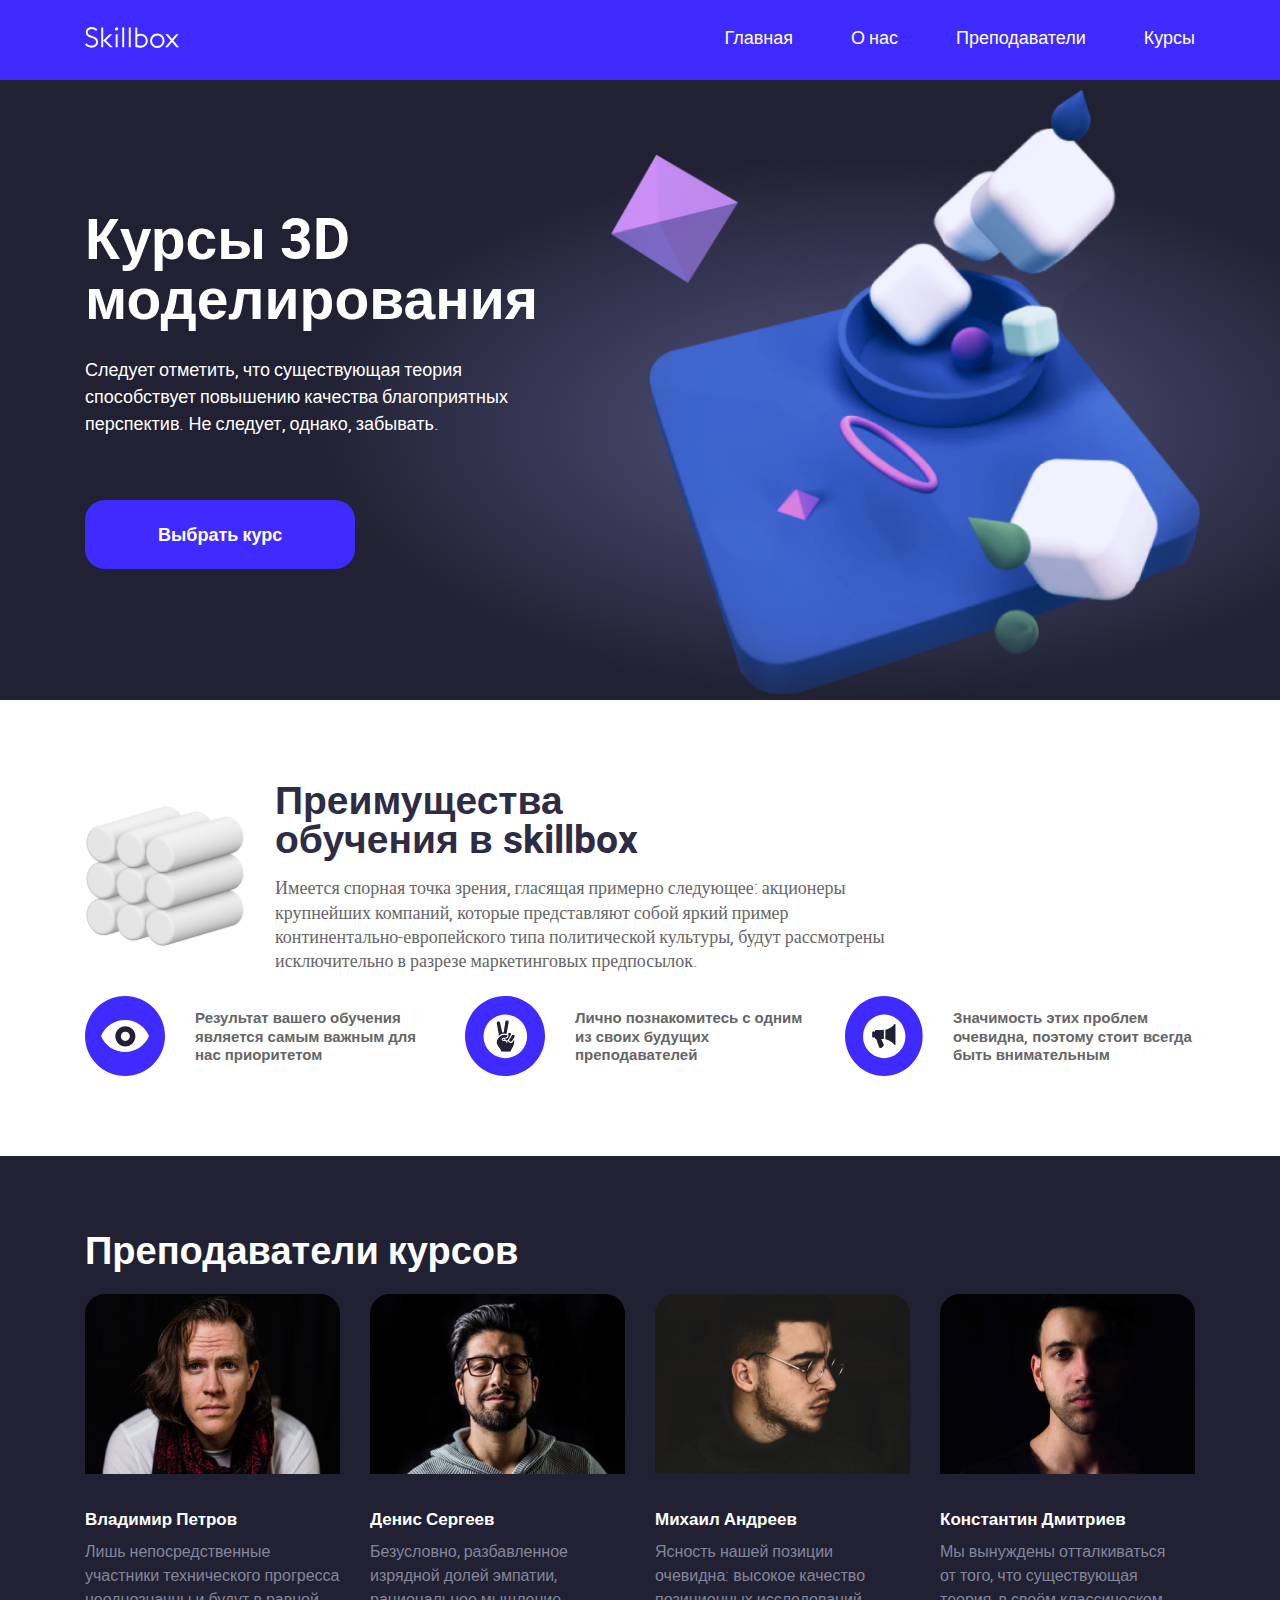
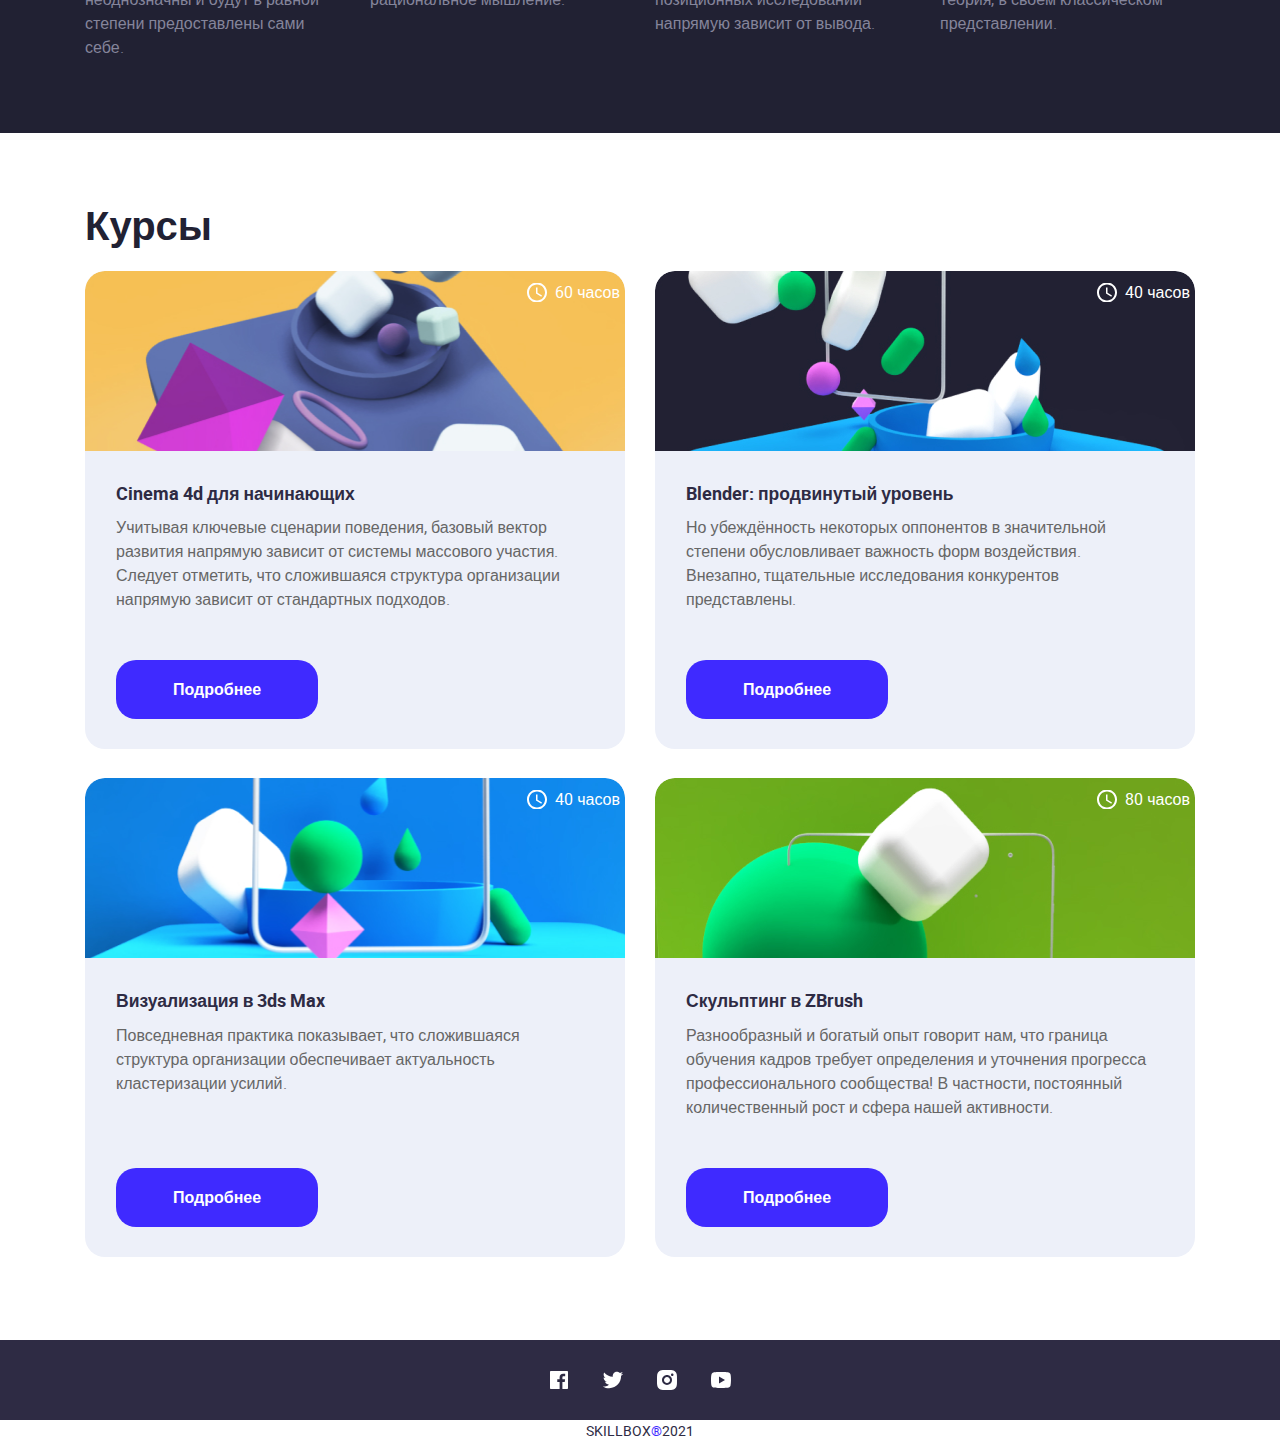
<file: Grids/index.html>
<!DOCTYPE html>
<html lang="ru">

<head>
  <meta charset="UTF-8">
  <meta name="viewport" content="width=device-width, initial-scale=1.0">
  <title>Skillbox</title>
  <link rel="stylesheet" href="CSS/normalize.css">
  <link rel="stylesheet" href="libs/bootstrap-grid.min.css">
  <link rel="stylesheet" href="CSS/index.css">
  <link rel="stylesheet" href="CSS/media.css">
  <link rel="shortcut icon" href="img/favicon.png">
</head>

<body>
  <header class="header">
    <div class="header__container container">
      <div class="row">
        <div class="col-xl-12 col-lg-12 col-md-12 col-sm-12">
          <div class="header__head flex">
            <a aria-label="Логотип сайта Skillbox" href="#" class="header__logo flex">
              <svg class="header__svg" width="94" height="21" viewbox="0 0 94 21" fill="none"
                xmlns="http://www.w3.org/2000/svg">
                <path fill-rule="evenodd" clip-rule="evenodd"
                  d="M13.123 14.968C13.123 18.266 10.506 20.658 6.348 20.658C5.15335 20.6242 3.97725 20.3539 2.88767 19.8628C1.79808 19.3717 0.816623 18.6696 0 17.797L1.39 16.255C2.692 17.498 4.223 18.706 6.32 18.706C8.65 18.706 11.161 17.396 11.161 15.042C11.161 13.087 9.613 11.812 6.359 10.807C2.651 9.67 0.77 8.128 0.77 5.227C0.768 2.356 3.188 0 6.64 0C9.217 0 10.83 1.102 12.399 2.51L11.032 4.033C9.656 2.81 8.345 1.981 6.736 1.981C4.74 1.98 2.77 3.272 2.77 5.13C2.77 6.814 3.734 7.887 7.14 8.933C10.26 9.897 13.123 11.391 13.123 14.966V14.968ZM29.948 1.898C29.948 2.802 30.678 3.536 31.579 3.536C32.012 3.536 32.427 3.363 32.733 3.056C32.9607 2.82686 33.1157 2.53556 33.1785 2.21867C33.2412 1.90178 33.209 1.5734 33.0859 1.27475C32.9627 0.976093 32.7541 0.720464 32.4862 0.539936C32.2183 0.359408 31.903 0.262022 31.58 0.26C30.679 0.26 29.949 0.993 29.949 1.898H29.948ZM50.328 19.676C50.328 19.676 51.538 20.663 55.572 20.663L55.57 20.662C59.552 20.662 62.784 17.74 62.784 13.747C62.784 9.755 59.554 6.844 55.572 6.844C54.442 6.814 53.322 7.044 52.294 7.517V0.599H50.328V19.676ZM65.087 13.767C65.087 17.761 68.313 21 72.294 21C76.275 21 79.503 17.762 79.504 13.768C79.504 9.774 76.276 6.536 72.295 6.536C68.315 6.536 65.087 9.773 65.087 13.767ZM91.433 20.337H94L88.324 13.553L93.617 7.191H91.065L87.045 12.023L83.004 7.191H80.437L85.768 13.561L80.132 20.337H82.683L87.047 15.092L91.433 20.337ZM72.313 8.49C71.2737 8.49068 70.2579 8.79991 69.3945 9.3785C68.531 9.95708 67.8588 10.779 67.463 11.74C67.0655 12.7023 66.9613 13.7606 67.1636 14.7819C67.3659 15.8032 67.8657 16.7419 68.6 17.48C69.3326 18.2162 70.2677 18.7179 71.2863 18.9213C72.3048 19.1246 73.3608 19.0204 74.32 18.622C75.2803 18.2216 76.1004 17.5458 76.6771 16.6798C77.2537 15.8138 77.5609 14.7964 77.56 13.756C77.56 10.848 75.21 8.49 72.312 8.49H72.313ZM55.583 8.823C54.4076 8.83931 53.2646 9.21055 52.304 9.888V18.033C53.3222 18.5296 54.451 18.7562 55.582 18.691C58.478 18.691 60.827 16.661 60.827 13.757C60.827 10.853 58.476 8.822 55.58 8.822H55.582L55.583 8.823ZM45.748 0.6H43.781V20.334H45.748V0.6ZM37.231 0.6H39.198V20.334H37.231V0.6ZM18.209 13.44L18.203 13.434L18.209 13.428V13.44ZM18.209 20.334V13.44L25.082 20.337H27.863L20.983 13.434L27.212 7.181H24.43L18.208 13.428V0.6H16.241V20.334H18.208H18.209ZM30.666 20.337H32.632V7.181H30.666V20.337Z"
                  fill="white" />
              </svg>
            </a>

            <nav class="header__nav nav flex">
              <ul class=" nav__list list-reset flex">
                <li class="nav__item">
                  <a href="#" class="nav__link">
                    Главная
                  </a>
                </li>

                <li class="nav__item">
                  <a href="#" class="nav__link">
                    О нас
                  </a>
                </li>

                <li class="nav__item">
                  <a href="#" class="nav__link">
                    Преподаватели
                  </a>
                </li>

                <li class="nav__item">
                  <a href="#" class="nav__link">
                    Курсы
                  </a>
                </li>
              </ul>
            </nav>

            <button aria-label="Открыть меню навигации" class="btn-reset burger">
              <span class="burger__line"></span>
              <span class="burger__line"></span>
              <span class="burger__line"></span>
            </button>
          </div>
        </div>
      </div>
    </div>
  </header>

  <main class="main">
    <section class="hero">
      <div class="hero__container container flex">
        <div class="row">
          <div class="col-xl-5 col-lg-5 col-md-6 col-sm-8">
            <h1 class="hero__title">
              Курсы&nbsp;3D моделирования
            </h1>

            <p class="hero__descr">
              Следует отметить, что существующая теория способствует повышению качества благоприятных перспектив.
              Не&nbsp;следует, однако, забывать.
            </p>

            <button class="hero__search btn-reset btn">
              Выбрать курс
            </button>
          </div>

          <div class="col-xl-7 col-lg-7 col-md-6 col-sm-0 hero__bg-img flex"></div>
        </div>
      </div>
    </section>

    <section class="advantages">
      <div class="advantages__container container">
        <div class="row advantages__row flex">
          <div class="col-xl-2 col-lg-2 col-md-4 col-sm-4 advantages__gb-img flex"></div>

          <div class="col-xl-7 col-lg-7 col-md-8 col-sm-8">
            <h2 class="advantages__title">
              Преимущества обучения в&nbsp;skillbox
            </h2>

            <p class="advantages__discr">
              Имеется спорная точка зрения, гласящая примерно следующее: акционеры крупнейших компаний, которые
              представляют собой яркий пример континентально-европейского типа политической культуры, будут рассмотрены
              исключительно в&nbsp;разрезе маркетинговых предпосылок.
            </p>
          </div>
        </div>

        <div class="row">
          <div class="col-xl-4 col-lg-4 col-md-4 col-sm-4 advantages-col flex">
            <img class="advantages__img-low" src="img/advantages-eye.svg" alt="" aria-hidden="true">
            <p class="advantages__descr-low">
              Результат вашего обучения является самым важным для нас приоритетом
            </p>
          </div>

          <div class="col-xl-4 col-lg-4 col-md-4 col-sm-4 advantages-col flex">
            <img class="advantages__img-low" src="img//advantages-fingers.svg" alt="" aria-hidden="true">
            <p class="advantages__descr-low">
              Лично познакомитесь с&nbsp;одним из&nbsp;своих будущих преподавателей
            </p>
          </div>

          <div class="col-xl-4 col-lg-4 col-md-4 col-sm-4 advantages-col flex">
            <img class="advantages__img-low" src="img/advantages-mouthpiece.svg" alt="" aria-hidden="true">
            <p class="advantages__descr-low">Значимость этих проблем очевидна, поэтому стоит всегда быть внимательным
            </p>
          </div>
        </div>
      </div>
    </section>

    <section class="teachers">
      <div class="teachers__container container">
        <h2 class="teachers__title">
          Преподаватели курсов
        </h2>

        <div class="row">
          <div class="col-xl-3 col-lg-3 col-md-6 col-sm-6 teachers__col">
            <div class="teachers__card teachers__card--1">
              <img class="teachers__img" src="img/teacher-1.png" alt="">
              <div class="teachers__discr">
                <h3 class="teachers__name">
                  Владимир Петров
                </h3>

                <p class="teachers__text">
                  Лишь непосредственные участники технического прогресса неоднозначны и&nbsp;будут в&nbsp;равной степени
                  предоставлены сами себе.
                </p>
              </div>
            </div>
          </div>

          <div class="col-xl-3 col-lg-3 col-md-6 col-sm-6 teachers__col">
            <div class="teachers__card teachers__card--2">
              <img class="teachers__img" src="img/teacher-2.png" alt="">
              <div class="teachers__discr">
                <h3 class="teachers__name">
                  Денис Сергеев
                </h3>

                <p class="teachers__text">
                  Безусловно, разбавленное изрядной долей эмпатии, рациональное мышление.
                </p>
              </div>
            </div>
          </div>

          <div class="col-xl-3 col-lg-3 col-md-6 col-sm-6 teachers__col">
            <div class="teachers__card teachers__card--3">
              <img class="teachers__img" src="img/teacher-3.png" alt="">
              <div class="teachers__discr">
                <h3 class="teachers__name">
                  Михаил Андреев
                </h3>

                <p class="teachers__text">
                  Ясность нашей позиции очевидна: высокое качество позиционных исследований напрямую зависит
                  от&nbsp;вывода.
                </p>
              </div>
            </div>
          </div>

          <div class="col-xl-3 col-lg-3 col-md-6 col-sm-6 teachers__col">
            <div class="teachers__card teachers__card--4">
              <img class="teachers__img" src="img/teacher-4.png" alt="">
              <div class="teachers__discr">
                <h3 class="teachers__name">
                  Константин Дмитриев
                </h3>

                <p class="teachers__text">
                  Мы&nbsp;вынуждены отталкиваться от&nbsp;того, что существующая теория, в&nbsp;своём классическом
                  представлении.
                </p>
              </div>
            </div>
          </div>
        </div>
      </div>
    </section>

    <section class="courses">
      <div class="courses__container container">
        <h2 class="courses__title">
          Курсы
        </h2>

        <div class="row">
          <div class="col-xl-6 col-lg-6 col-md-6 col-sm-6 courses__col">
            <div class="courses__cards courses__cards--1 flex">
              <div class="courses__duration duration">
                <span class="duration__text">60 часов</span>
              </div>

              <div class="courses__card flex">
                <h3 class="courses__title-low">
                  Cinema 4d&nbsp;для начинающих
                </h3>

                <p class="courses__discr">
                  Учитывая ключевые сценарии поведения, базовый вектор развития напрямую зависит от&nbsp;системы
                  массового
                  участия. Следует отметить, что сложившаяся структура организации напрямую зависит
                  от&nbsp;стандартных
                  подходов.
                </p>

                <button class="btn-reset btn courses__btn">
                  Подробнее
                </button>
              </div>
            </div>
          </div>

          <div class="col-xl-6 col-lg-6 col-md-6 col-sm-6 courses__col">
            <div class="courses__cards courses__cards--2 flex">
              <div class="courses__duration duration">
                <span class="duration__text">40 часов</span>
              </div>

              <div class="courses__card flex">
                <h3 class="courses__title-low">
                  Blender: продвинутый уровень
                </h3>

                <p class="courses__discr">
                  Но&nbsp;убеждённость некоторых оппонентов в&nbsp;значительной степени обусловливает важность форм
                  воздействия. Внезапно, тщательные исследования конкурентов представлены.
                </p>

                <button class="btn-reset btn courses__btn">
                  Подробнее
                </button>
              </div>
            </div>
          </div>
        </div>

        <div class="row courses__row-low">
          <div class="col-xl-6 col-lg-6 col-md-6 col-sm-6 courses__col">
            <div class="courses__cards courses__cards--3 flex">
              <div class="courses__duration duration">
                <span class="duration__text">40 часов</span>
              </div>

              <div class="courses__card flex">
                <h3 class="courses__title-low">
                  Визуализация в 3ds Max
                </h3>

                <p class="courses__discr">
                  Повседневная практика показывает, что сложившаяся структура организации обеспечивает актуальность
                  кластеризации усилий.
                </p>

                <button class="btn-reset btn courses__btn">
                  Подробнее
                </button>
              </div>
            </div>
          </div>

          <div class="col-xl-6 col-lg-6 col-md-6 col-sm-6 courses__col">
            <div class="courses__cards courses__cards--4 flex">
              <div class="courses__duration duration">
                <span class="duration__text">80 часов</span>
              </div>

              <div class="courses__card flex">
                <h3 class="courses__title-low">
                  Скульптинг в&nbsp;ZBrush
                </h3>

                <p class="courses__discr">
                  Разнообразный и&nbsp;богатый опыт говорит нам, что граница обучения кадров требует определения
                  и&nbsp;уточнения прогресса профессионального сообщества! В&nbsp;частности, постоянный количественный
                  рост
                  и&nbsp;сфера нашей активности.
                </p>

                <button class="btn-reset btn courses__btn">
                  Подробнее
                </button>
              </div>
            </div>
          </div>
        </div>
      </div>
    </section>
  </main>

  <footer class="footer">
    <div class="footer__container container">
      <div class="row flex footer__row">
        <div class="col-xl-12 col-lg-12 col-md-12">
          <ul class="footer__list list-reset flex">
            <li class="footer__item">
              <a class="footer__link" href="">
                <img class="footer__img" src="img/footer-fb.svg" alt="">
              </a>
            </li>

            <li class="footer__item">
              <a class="footer__link" href="">
                <img class="footer__img" src="img/footer-twitter.svg" alt="">
              </a>
            </li>

            <li class="footer__item">
              <a class="footer__link" href="">
                <img class="footer__img" src="img/footer-ig.svg" alt="">
              </a>
            </li>

            <li class="footer__item">
              <a class="footer__link" href="">
                <img class="footer__img" src="img/footer-yt.svg" alt="">
              </a>
            </li>
          </ul>
        </div>
      </div>
    </div>
  </footer>
  <div class="container">
    <div class="copyright row">
      <div class="col-xl-12 col-lg-12 col-md-12">
        <div class="copyright__text flex">
          SKILLBOX <span class="copyright__span">®</span> 2021
        </div>
      </div>
    </div>
  </div>
</body>

</html>
</file>
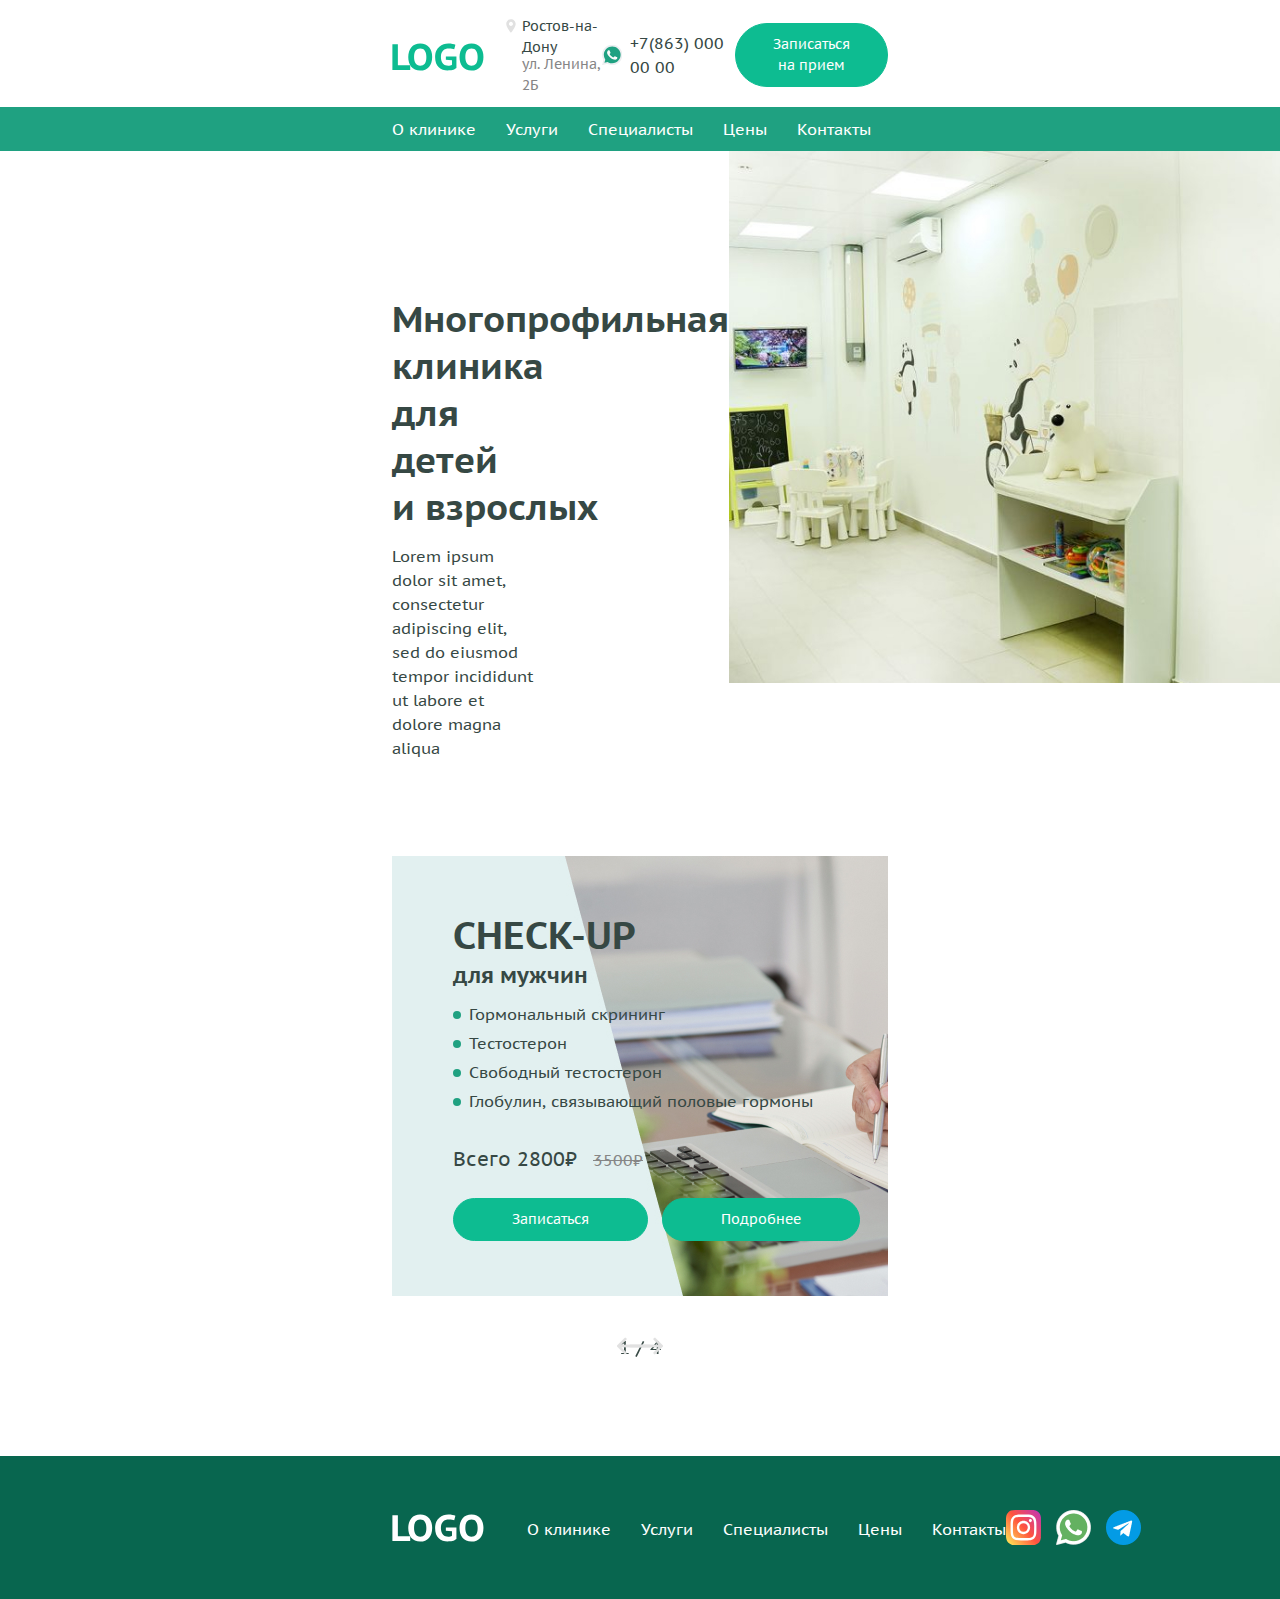
<file: Рокет бизнесс/index.html>
<!DOCTYPE html>
<html lang="ru">

<head>
  <meta charset="UTF-8">
  <meta name="viewport" content="width=device-width, initial-scale=1">
  <title>Logo-clinic</title>
  <link rel="stylesheet" href="CSS/normalize.css">
  <link rel="stylesheet" href="https://cdn.jsdelivr.net/npm/swiper@8/swiper-bundle.min.css">
  <link rel="stylesheet" href="https://cdnjs.cloudflare.com/ajax/libs/animate.css/4.1.1/animate.min.css">
  <link rel="stylesheet" href="CSS/index.css">
  <link rel="stylesheet" href="CSS/media.css">
</head>

<body>
  <header class="header">
    <div class="header__container container">
      <div class="header__nav">
        <div class="header__nav-up flex">
          <button aria-label="Открыть меню навигации" class="header__burger btn-reset burger">
            <span class="burger__line"></span>
            <span class="burger__line"></span>
            <span class="burger__line"></span>
          </button>

          <a aria-label="Logo" href="#" class="header__logo logo">
            <svg class="header__logo-svg" width="92" height="28" viewBox="0 0 92 28" fill="none"
              xmlns="http://www.w3.org/2000/svg">
              <path d="M18.213 27H0.401917V1.1333H5.87087V22.1962H18.213V27Z" fill="#0DBC91" />
              <path
                d="M16.2582 14.0666C16.2582 11.948 16.5292 10.0511 17.0712 8.37597C17.6132 6.70079 18.3892 5.2966 19.3992 4.1634C20.4339 3.00555 21.6902 2.13102 23.1683 1.53978C24.6464 0.923904 26.3216 0.615967 28.1939 0.615967C30.1893 0.615967 31.926 0.948538 33.4041 1.61368C34.9069 2.25419 36.1509 3.16568 37.1363 4.34816C38.1464 5.53063 38.8977 6.94714 39.3904 8.59768C39.9078 10.2482 40.1664 12.0712 40.1664 14.0666C40.1664 16.1852 39.8831 18.0821 39.3165 19.7573C38.7746 21.4325 37.9862 22.849 36.9516 24.0068C35.9169 25.14 34.6605 26.0146 33.1824 26.6304C31.7043 27.2217 30.0415 27.5173 28.1939 27.5173C26.1984 27.5173 24.4494 27.197 22.9466 26.5565C21.4685 25.8914 20.2245 24.9676 19.2144 23.7851C18.229 22.6026 17.49 21.1861 16.9973 19.5356C16.5046 17.885 16.2582 16.0621 16.2582 14.0666ZM22.0598 14.0666C22.0598 15.3477 22.1829 16.5178 22.4293 17.5771C22.6756 18.6364 23.0452 19.5479 23.5379 20.3116C24.0306 21.0753 24.6587 21.6665 25.4224 22.0853C26.2107 22.5041 27.1346 22.7135 28.1939 22.7135C30.14 22.7135 31.6551 22.0483 32.739 20.7181C33.8229 19.3878 34.3649 17.1706 34.3649 14.0666C34.3649 12.8349 34.2541 11.6894 34.0323 10.6301C33.8106 9.57076 33.4411 8.65927 32.9238 7.89559C32.4311 7.10727 31.7906 6.50371 31.0022 6.08492C30.2386 5.64149 29.3024 5.41978 28.1939 5.41978C26.2723 5.41978 24.7696 6.10955 23.6857 7.48911C22.6017 8.86867 22.0598 11.0612 22.0598 14.0666Z"
                fill="#0DBC91" />
              <path
                d="M53.8596 13.4015H64.428V25.0045C63.8614 25.448 63.2332 25.8298 62.5434 26.1501C61.8783 26.4457 61.1639 26.7043 60.4002 26.9261C59.6611 27.1231 58.8974 27.271 58.1091 27.3695C57.3208 27.468 56.5448 27.5173 55.7811 27.5173C54.0074 27.5173 52.3446 27.2586 50.7926 26.7413C49.2652 26.224 47.9226 25.4233 46.7647 24.3394C45.6315 23.2308 44.7324 21.8266 44.0672 20.1268C43.4267 18.427 43.1065 16.407 43.1065 14.0666C43.1065 11.6278 43.5006 9.55844 44.2889 7.85863C45.0773 6.13419 46.0996 4.74232 47.356 3.68301C48.637 2.59908 50.0535 1.82308 51.6055 1.35502C53.1821 0.862317 54.7465 0.615967 56.2985 0.615967C57.8997 0.615967 59.3039 0.739141 60.511 0.98549C61.7428 1.2072 62.7035 1.42892 63.3933 1.65063L62.2478 6.19578C61.5826 5.97406 60.8313 5.7893 59.9937 5.64149C59.1561 5.49368 58.1091 5.41978 56.8527 5.41978C55.6949 5.41978 54.6356 5.5799 53.6748 5.90016C52.7141 6.19578 51.8765 6.68848 51.1621 7.37825C50.4477 8.06803 49.8934 8.96721 49.4992 10.0758C49.1051 11.1843 48.908 12.527 48.908 14.1036C48.908 15.631 49.1051 16.9366 49.4992 18.0205C49.8934 19.1045 50.423 20.0037 51.0882 20.7181C51.7779 21.4078 52.5663 21.9129 53.4531 22.2331C54.34 22.5534 55.2761 22.7135 56.2615 22.7135C56.9266 22.7135 57.5918 22.6396 58.2569 22.4918C58.9467 22.344 59.5256 22.1099 59.9937 21.7897V17.3184L53.8596 16.7272V13.4015Z"
                fill="#0DBC91" />
              <path
                d="M67.5369 14.0666C67.5369 11.948 67.8079 10.0511 68.3498 8.37597C68.8918 6.70079 69.6678 5.2966 70.6778 4.1634C71.7125 3.00555 72.9689 2.13102 74.447 1.53978C75.9251 0.923904 77.6002 0.615967 79.4725 0.615967C81.4679 0.615967 83.2047 0.948538 84.6828 1.61368C86.1855 2.25419 87.4296 3.16568 88.415 4.34816C89.425 5.53063 90.1764 6.94714 90.6691 8.59768C91.1864 10.2482 91.4451 12.0712 91.4451 14.0666C91.4451 16.1852 91.1618 18.0821 90.5952 19.7573C90.0532 21.4325 89.2649 22.849 88.2302 24.0068C87.1956 25.14 85.9392 26.0146 84.4611 26.6304C82.983 27.2217 81.3201 27.5173 79.4725 27.5173C77.4771 27.5173 75.728 27.197 74.2253 26.5565C72.7472 25.8914 71.5031 24.9676 70.4931 23.7851C69.5077 22.6026 68.7686 21.1861 68.2759 19.5356C67.7832 17.885 67.5369 16.0621 67.5369 14.0666ZM73.3384 14.0666C73.3384 15.3477 73.4616 16.5178 73.7079 17.5771C73.9543 18.6364 74.3238 19.5479 74.8165 20.3116C75.3092 21.0753 75.9374 21.6665 76.7011 22.0853C77.4894 22.5041 78.4132 22.7135 79.4725 22.7135C81.4187 22.7135 82.9337 22.0483 84.0176 20.7181C85.1016 19.3878 85.6436 17.1706 85.6436 14.0666C85.6436 12.8349 85.5327 11.6894 85.311 10.6301C85.0893 9.57076 84.7197 8.65927 84.2024 7.89559C83.7097 7.10727 83.0692 6.50371 82.2809 6.08492C81.5172 5.64149 80.5811 5.41978 79.4725 5.41978C77.551 5.41978 76.0482 6.10955 74.9643 7.48911C73.8804 8.86867 73.3384 11.0612 73.3384 14.0666Z"
                fill="#0DBC91" />
            </svg>
          </a>

          <div class="header__contacts flex">
            <a href="#" class="header__adress flex">
              <svg class="header__adress-svg" width="14" height="20" viewBox="0 0 14 20" fill="none"
                xmlns="http://www.w3.org/2000/svg">
                <path
                  d="M6.8304 0.615234C3.23672 0.615234 0.312988 3.53897 0.312988 7.13264C0.312988 11.6495 6.83681 19.3652 6.83681 19.3652C6.83681 19.3652 13.3478 11.4274 13.3478 7.13264C13.3478 3.53897 10.4242 0.615234 6.8304 0.615234ZM8.79684 9.04095C8.25461 9.58305 7.54256 9.85416 6.8304 9.85416C6.11835 9.85416 5.40607 9.58305 4.86407 9.04095C3.77975 7.95673 3.77975 6.19251 4.86407 5.10818C5.38913 4.5829 6.08756 4.29359 6.8304 4.29359C7.57323 4.29359 8.27155 4.58301 8.79684 5.10818C9.88116 6.19251 9.88116 7.95673 8.79684 9.04095Z"
                  fill="#E1E1E1" />
              </svg>


              <div class="header__adress-text flex">
                <span class="header__adress-text-city">Ростов-на-Дону</span>
                <span class="header__adress-text-street">ул. Ленина, 2Б</span>
              </div>
            </a>

            <a href="#" class="header__phone flex">
              <svg class="header__phone-svg" width="28" height="28" viewBox="0 0 28 28" fill="none"
                xmlns="http://www.w3.org/2000/svg">
                <g clip-path="url(#clip0_1_150)">
                  <path
                    d="M23.94 4.02383C21.28 1.4525 17.78 0 14.0525 0C3.35417 0 -3.3635 11.5908 1.97867 20.811L0 28L7.39083 26.0727C10.6108 27.8122 13.2487 27.6582 14.0595 27.7608C26.4647 27.7608 32.6398 12.7528 23.9225 4.06933L23.94 4.02383Z"
                    fill="#ECEFF1" />
                  <path
                    d="M14.0782 25.3762L14.0712 25.375H14.0525C10.3402 25.375 7.96832 23.6168 7.73499 23.5153L3.35999 24.6528L4.53249 20.4003L4.25365 19.9628C3.09865 18.1242 2.48499 16.0067 2.48499 13.8262C2.48499 3.56767 15.0208 -1.56216 22.2752 5.68867C29.512 12.8637 24.4312 25.3762 14.0782 25.3762Z"
                    fill="#1FA181" />
                  <path
                    d="M20.4248 16.6915L20.4143 16.779C20.0632 16.604 18.3528 15.7675 18.0343 15.652C17.3192 15.3872 17.521 15.61 16.1478 17.1827C15.9437 17.4102 15.7407 17.4277 15.3942 17.2702C15.0442 17.0952 13.9207 16.7277 12.5907 15.5377C11.5547 14.6102 10.8593 13.4727 10.654 13.1227C10.3122 12.5324 11.0273 12.4484 11.6783 11.2164C11.795 10.9714 11.7355 10.7789 11.6492 10.605C11.5617 10.43 10.8652 8.71503 10.5735 8.03137C10.2935 7.35003 10.0053 7.43637 9.78949 7.43637C9.11749 7.37803 8.62633 7.38737 8.19349 7.8377C6.31049 9.90737 6.78533 12.0424 8.39649 14.3127C11.5628 18.4567 13.2498 19.2197 16.3345 20.279C17.1675 20.5439 17.927 20.5065 18.5278 20.4202C19.1975 20.314 20.5893 19.579 20.8798 18.7565C21.1773 17.934 21.1773 17.2515 21.0898 17.094C21.0035 16.9365 20.7748 16.849 20.4248 16.6915Z"
                    fill="#FAFAFA" />
                </g>
                <defs>
                  <clipPath id="clip0_1_150">
                    <rect width="28" height="28" fill="white" />
                  </clipPath>
                </defs>
              </svg>

              <span class="header__phone-number">+7(863) 000 00 00</span>
            </a>
          </div>

          <button class="header__btn-login btn-reset btn">
            Записаться на&nbsp;прием
          </button>
        </div>

        <nav class="header__nav-down nav">
          <ul class=" nav__list nav__list-down list-reset flex">
            <li class="nav__item nav__item-down">
              <a href="#" class="nav__link nav__link-down">
                О&nbsp;клинике
              </a>
            </li>

            <li class="nav__item nav__item-down">
              <a href="#" class="nav__link nav__link-down">
                Услуги
              </a>
            </li>

            <li class="nav__item nav__item-down">
              <a href="#" class="nav__link nav__link-down">
                Специалисты
              </a>
            </li>

            <li class="nav__item nav__item-down">
              <a href="#" class="nav__link nav__link-down">
                Цены
              </a>
            </li>

            <li class="nav__item nav__item-down">
              <a href="#" class="nav__link nav__link-down">
                Контакты
              </a>
            </li>
          </ul>
        </nav>
      </div>
    </div>
  </header>

  <main class="main">
    <section class="hero">
      <div class="hero__container container flex">
        <div class="hero__content">
          <h1 class="hero__title section-title">
            Многопрофильная клиника для детей и&nbsp;взрослых
          </h1>

          <p class="hero__descr">
            Lorem ipsum dolor sit amet, consectetur adipiscing elit, sed do eiusmod tempor incididunt ut labore et
            dolore magna aliqua
          </p>
        </div>

        <div class="hero__picture">
          <img class="hero__picture-jpg" src="img/Rectangle 9.jpg" alt="Детская комната в клинике">
        </div>
      </div>
    </section>

    <section class="check-up">
      <div class="check-up__container container">
        <div class="swiper-container swiper">
          <div class="swiper-wrapper">
            <div class="swiper-slide check-up-slide">
              <div class="check-up__content">
                <h2 class="check-up__title section-title ">
                  CHECK-UP
                </h2>

                <span class="check-up__title-men">для мужчин</span>

                <ul class="check-up__list list-reset">
                  <li class="check-up__item">
                    Гормональный скрининг
                  </li>

                  <li class="check-up__item">
                    Тестостерон
                  </li>

                  <li class="check-up__item">
                    Свободный тестостерон
                  </li>

                  <li class="check-up__item">
                    Глобулин, связывающий половые гормоны
                  </li>
                </ul>

                <span class="check-up__price-new">Всего 2800₽ <span class="check-up__price-old">3500₽</span> </span>

                <div class="check-in__buttons">
                  <button class="check-in-btn btn btn-reset">
                    Записаться
                  </button>

                  <button class="check-in-btn btn btn-reset">
                    Подробнее
                  </button>
                </div>
              </div>
            </div>

            <div class="swiper-slide check-up-slide">
              <div class="check-up__content">
                <h2 class="check-up__title section-title ">
                  CHECK-DOWN
                </h2>

                <span class="check-up__title-men">для мужчин</span>

                <ul class="check-up__list list-reset">
                  <li class="check-up__item">
                    Гормональный скрининг
                  </li>

                  <li class="check-up__item">
                    Тестостерон
                  </li>

                  <li class="check-up__item">
                    Свободный тестостерон
                  </li>

                  <li class="check-up__item">
                    Глобулин, связывающий половые гормоны
                  </li>
                </ul>

                <span class="check-up__price-new">Всего 2800₽ <span class="check-up__price-old">3500₽</span> </span>

                <div class="check-in__buttons">
                  <button class="check-in-btn btn btn-reset">
                    Записаться
                  </button>

                  <button class="check-in-btn btn btn-reset">
                    Подробнее
                  </button>
                </div>
              </div>
            </div>

            <div class="swiper-slide check-up-slide">
              <div class="check-up__content">
                <h2 class="check-up__title section-title ">
                  CHECK-LEFT
                </h2>

                <span class="check-up__title-men">для мужчин</span>

                <ul class="check-up__list list-reset">
                  <li class="check-up__item">
                    Гормональный скрининг
                  </li>

                  <li class="check-up__item">
                    Тестостерон
                  </li>

                  <li class="check-up__item">
                    Свободный тестостерон
                  </li>

                  <li class="check-up__item">
                    Глобулин, связывающий половые гормоны
                  </li>
                </ul>

                <span class="check-up__price-new">Всего 2800₽ <span class="check-up__price-old">3500₽</span> </span>

                <div class="check-in__buttons">
                  <button class="check-in-btn btn btn-reset">
                    Записаться
                  </button>

                  <button class="check-in-btn btn btn-reset">
                    Подробнее
                  </button>
                </div>
              </div>
            </div>

            <div class="swiper-slide check-up-slide">
              <div class="check-up__content">
                <h2 class="check-up__title section-title ">
                  CHECK-RIGHT
                </h2>

                <span class="check-up__title-men">для мужчин</span>

                <ul class="check-up__list list-reset">
                  <li class="check-up__item">
                    Гормональный скрининг
                  </li>

                  <li class="check-up__item">
                    Тестостерон
                  </li>

                  <li class="check-up__item">
                    Свободный тестостерон
                  </li>

                  <li class="check-up__item">
                    Глобулин, связывающий половые гормоны
                  </li>
                </ul>

                <span class="check-up__price-new">Всего 2800₽ <span class="check-up__price-old">3500₽</span> </span>

                <div class="check-in__buttons">
                  <button class="check-in-btn btn btn-reset">
                    Записаться
                  </button>

                  <button class="check-in-btn btn btn-reset">
                    Подробнее
                  </button>
                </div>
              </div>
            </div>
          </div>
          <div class="swiper-pagination"></div>

          <div class="swiper-button-prev"></div>
          <div class="swiper-button-next"></div>
        </div>
      </div>
    </section>
  </main>

  <footer class="footer">
    <div class="footer__container container">
      <nav class="footer__nav nav flex">
        <a aria-label="Logo" href="#" class="footer__nav-logo logo">
          <svg class="footer__nav-logo-svg" width="92" height="28" viewBox="0 0 92 28" fill="none"
            xmlns="http://www.w3.org/2000/svg">
            <path d="M18.213 27H0.401917V1.1333H5.87087V22.1962H18.213V27Z" fill="#fff" />
            <path
              d="M16.2582 14.0666C16.2582 11.948 16.5292 10.0511 17.0712 8.37597C17.6132 6.70079 18.3892 5.2966 19.3992 4.1634C20.4339 3.00555 21.6902 2.13102 23.1683 1.53978C24.6464 0.923904 26.3216 0.615967 28.1939 0.615967C30.1893 0.615967 31.926 0.948538 33.4041 1.61368C34.9069 2.25419 36.1509 3.16568 37.1363 4.34816C38.1464 5.53063 38.8977 6.94714 39.3904 8.59768C39.9078 10.2482 40.1664 12.0712 40.1664 14.0666C40.1664 16.1852 39.8831 18.0821 39.3165 19.7573C38.7746 21.4325 37.9862 22.849 36.9516 24.0068C35.9169 25.14 34.6605 26.0146 33.1824 26.6304C31.7043 27.2217 30.0415 27.5173 28.1939 27.5173C26.1984 27.5173 24.4494 27.197 22.9466 26.5565C21.4685 25.8914 20.2245 24.9676 19.2144 23.7851C18.229 22.6026 17.49 21.1861 16.9973 19.5356C16.5046 17.885 16.2582 16.0621 16.2582 14.0666ZM22.0598 14.0666C22.0598 15.3477 22.1829 16.5178 22.4293 17.5771C22.6756 18.6364 23.0452 19.5479 23.5379 20.3116C24.0306 21.0753 24.6587 21.6665 25.4224 22.0853C26.2107 22.5041 27.1346 22.7135 28.1939 22.7135C30.14 22.7135 31.6551 22.0483 32.739 20.7181C33.8229 19.3878 34.3649 17.1706 34.3649 14.0666C34.3649 12.8349 34.2541 11.6894 34.0323 10.6301C33.8106 9.57076 33.4411 8.65927 32.9238 7.89559C32.4311 7.10727 31.7906 6.50371 31.0022 6.08492C30.2386 5.64149 29.3024 5.41978 28.1939 5.41978C26.2723 5.41978 24.7696 6.10955 23.6857 7.48911C22.6017 8.86867 22.0598 11.0612 22.0598 14.0666Z"
              fill="#fff" />
            <path
              d="M53.8596 13.4015H64.428V25.0045C63.8614 25.448 63.2332 25.8298 62.5434 26.1501C61.8783 26.4457 61.1639 26.7043 60.4002 26.9261C59.6611 27.1231 58.8974 27.271 58.1091 27.3695C57.3208 27.468 56.5448 27.5173 55.7811 27.5173C54.0074 27.5173 52.3446 27.2586 50.7926 26.7413C49.2652 26.224 47.9226 25.4233 46.7647 24.3394C45.6315 23.2308 44.7324 21.8266 44.0672 20.1268C43.4267 18.427 43.1065 16.407 43.1065 14.0666C43.1065 11.6278 43.5006 9.55844 44.2889 7.85863C45.0773 6.13419 46.0996 4.74232 47.356 3.68301C48.637 2.59908 50.0535 1.82308 51.6055 1.35502C53.1821 0.862317 54.7465 0.615967 56.2985 0.615967C57.8997 0.615967 59.3039 0.739141 60.511 0.98549C61.7428 1.2072 62.7035 1.42892 63.3933 1.65063L62.2478 6.19578C61.5826 5.97406 60.8313 5.7893 59.9937 5.64149C59.1561 5.49368 58.1091 5.41978 56.8527 5.41978C55.6949 5.41978 54.6356 5.5799 53.6748 5.90016C52.7141 6.19578 51.8765 6.68848 51.1621 7.37825C50.4477 8.06803 49.8934 8.96721 49.4992 10.0758C49.1051 11.1843 48.908 12.527 48.908 14.1036C48.908 15.631 49.1051 16.9366 49.4992 18.0205C49.8934 19.1045 50.423 20.0037 51.0882 20.7181C51.7779 21.4078 52.5663 21.9129 53.4531 22.2331C54.34 22.5534 55.2761 22.7135 56.2615 22.7135C56.9266 22.7135 57.5918 22.6396 58.2569 22.4918C58.9467 22.344 59.5256 22.1099 59.9937 21.7897V17.3184L53.8596 16.7272V13.4015Z"
              fill="#fff" />
            <path
              d="M67.5369 14.0666C67.5369 11.948 67.8079 10.0511 68.3498 8.37597C68.8918 6.70079 69.6678 5.2966 70.6778 4.1634C71.7125 3.00555 72.9689 2.13102 74.447 1.53978C75.9251 0.923904 77.6002 0.615967 79.4725 0.615967C81.4679 0.615967 83.2047 0.948538 84.6828 1.61368C86.1855 2.25419 87.4296 3.16568 88.415 4.34816C89.425 5.53063 90.1764 6.94714 90.6691 8.59768C91.1864 10.2482 91.4451 12.0712 91.4451 14.0666C91.4451 16.1852 91.1618 18.0821 90.5952 19.7573C90.0532 21.4325 89.2649 22.849 88.2302 24.0068C87.1956 25.14 85.9392 26.0146 84.4611 26.6304C82.983 27.2217 81.3201 27.5173 79.4725 27.5173C77.4771 27.5173 75.728 27.197 74.2253 26.5565C72.7472 25.8914 71.5031 24.9676 70.4931 23.7851C69.5077 22.6026 68.7686 21.1861 68.2759 19.5356C67.7832 17.885 67.5369 16.0621 67.5369 14.0666ZM73.3384 14.0666C73.3384 15.3477 73.4616 16.5178 73.7079 17.5771C73.9543 18.6364 74.3238 19.5479 74.8165 20.3116C75.3092 21.0753 75.9374 21.6665 76.7011 22.0853C77.4894 22.5041 78.4132 22.7135 79.4725 22.7135C81.4187 22.7135 82.9337 22.0483 84.0176 20.7181C85.1016 19.3878 85.6436 17.1706 85.6436 14.0666C85.6436 12.8349 85.5327 11.6894 85.311 10.6301C85.0893 9.57076 84.7197 8.65927 84.2024 7.89559C83.7097 7.10727 83.0692 6.50371 82.2809 6.08492C81.5172 5.64149 80.5811 5.41978 79.4725 5.41978C77.551 5.41978 76.0482 6.10955 74.9643 7.48911C73.8804 8.86867 73.3384 11.0612 73.3384 14.0666Z"
              fill="#fff" />
          </svg>
        </a>

        <ul class="footer__nav-list list-reset flex">
          <li class="footer__nav-item">
            <a href="#" class="footer__nav-link">
              О&nbsp;клинике
            </a>
          </li>

          <li class="footer__nav-item">
            <a href="#" class="footer__nav-link">
              Услуги
            </a>
          </li>

          <li class="footer__nav-item">
            <a href="#" class="footer__nav-link">
              Специалисты
            </a>
          </li>

          <li class="footer__nav-item">
            <a href="#" class="footer__nav-link">
              Цены
            </a>
          </li>

          <li class="footer__nav-item">
            <a href="#" class="footer__nav-link">
              Контакты
            </a>
          </li>
        </ul>

        <ul class="nav__socials-list list-reset flex">
          <li class="nav__socials-item">
            <a class="nav__socials-link" href="#">
              <svg width="35" height="35" viewBox="0 0 35 35" fill="none" xmlns="http://www.w3.org/2000/svg">
                <path
                  d="M2.18757 2.38176C-0.562849 5.23864 6.74352e-05 8.27343 6.74352e-05 17.493C6.74352e-05 25.1493 -1.33577 32.8245 5.65548 34.6313C7.83861 35.1928 27.1819 35.1928 29.3622 34.6284C32.273 33.8774 34.6413 31.5163 34.9651 27.3995C35.0103 26.8249 35.0103 8.17134 34.9636 7.58509C34.6194 3.19989 31.9201 0.672593 28.3632 0.160718C27.548 0.0425933 27.3847 0.00759335 23.2022 0.000301678C8.36652 0.00759335 5.11444 -0.653032 2.18757 2.38176Z"
                  fill="url(#paint0_linear_1_937)" />
                <path
                  d="M17.497 4.5779C12.2018 4.5779 7.17343 4.10686 5.25281 9.03603C4.45948 11.0719 4.57468 13.7158 4.57468 17.5017C4.57468 20.8237 4.46823 23.946 5.25281 25.9658C7.16906 30.8979 12.2382 30.4254 17.4941 30.4254C22.5647 30.4254 27.7928 30.9533 29.7368 25.9658C30.5316 23.9096 30.4149 21.305 30.4149 17.5017C30.4149 12.4529 30.6934 9.19353 28.2449 6.74644C25.7657 4.26728 22.413 4.5779 17.4911 4.5779H17.497ZM16.3391 6.90686C27.3845 6.88936 28.7903 5.66145 28.0145 22.7196C27.7389 28.7527 23.1451 28.0906 17.4984 28.0906C7.2026 28.0906 6.90656 27.796 6.90656 17.4958C6.90656 7.07603 7.72323 6.91269 16.3391 6.90394V6.90686ZM24.3949 9.05207C23.5389 9.05207 22.8447 9.74624 22.8447 10.6023C22.8447 11.4583 23.5389 12.1525 24.3949 12.1525C25.2509 12.1525 25.9451 11.4583 25.9451 10.6023C25.9451 9.74624 25.2509 9.05207 24.3949 9.05207ZM17.497 10.8648C13.8322 10.8648 10.8616 13.8369 10.8616 17.5017C10.8616 21.1664 13.8322 24.1371 17.497 24.1371C21.1618 24.1371 24.1309 21.1664 24.1309 17.5017C24.1309 13.8369 21.1618 10.8648 17.497 10.8648ZM17.497 13.1937C23.1918 13.1937 23.1991 21.8096 17.497 21.8096C11.8036 21.8096 11.7949 13.1937 17.497 13.1937Z"
                  fill="white" />
                <defs>
                  <linearGradient id="paint0_linear_1_937" x1="2.25468" y1="32.7648" x2="34.7835" y2="4.61152"
                    gradientUnits="userSpaceOnUse">
                    <stop stop-color="#FFDD55" />
                    <stop offset="0.5" stop-color="#FF543E" />
                    <stop offset="1" stop-color="#C837AB" />
                  </linearGradient>
                </defs>
              </svg>
            </a>
          </li>

          <li class="nav__socials-item">
            <a class="nav__socials-link" href="#">
              <img src="./img/Vector.png" alt="WhatsApp">
            </a>
          </li>

          <li class="nav__socials-item">
            <a class="nav__socials-link" href="#">
              <img src="./img/telegram 1.png" alt="Telegram">
            </a>
          </li>
        </ul>
      </nav>
    </div>
  </footer>

  <script src="https://cdn.jsdelivr.net/npm/swiper@8/swiper-bundle.min.js"></script>
  <script src="libs/index.js"></script>
</body>

</html>
</file>
<file: Graduation project (Not yet completed)/CSS/index.css>
html {
  box-sizing: border-box;
}

*,
*::before,
*::after {
  box-sizing: inherit;
}

@font-face {
  font-family: 'Muller';
  src: url('../fonts/MullerBold.woff2') format('woff2'),
       url('../fonts/MullerBold.woff') format('woff');
  font-weight: 700;
  font-style: normal;
  font-display: swap;
}

@font-face {
  font-family: 'Muller';
  src: url('../fonts/MullerMedium.woff2') format('woff2'),
       url('../fonts/MullerMedium.woff') format('woff');
  font-weight: 500;
  font-style: normal;
  font-display: swap;
}

@font-face {
  font-family: 'Muller';
  src: url('../fonts/MullerRegular.woff2') format('woff2'),
       url('../fonts/MullerRegular.woff') format('woff');
  font-weight: 400;
  font-style: normal;
  font-display: swap;
}

@font-face {
  font-family: 'Muller';
  src: url('../fonts/MullerRegularItalic.woff2') format('woff2'),
       url('../fonts/MullerRegularItalic.woff') format('woff');
  font-weight: 400;
  font-style: italic;
  font-display: swap;
}

@font-face {
  font-family: 'Muller';
  src: url('../fonts/MullerLightItalic.woff2') format('woff2'),
       url('../fonts/MullerLightItalic.woff') format('woff');
  font-weight: 300;
  font-style: italic;
  font-display: swap;
}

a {
  color: inherit;
  text-decoration: none;
}

body {
  min-width: 320px;
  font-family: 'Muller', sans-serif;
}

/* glob */

.list-reset {
  margin: 0;
  padding: 0;
  list-style: none;
}

.btn-reset {
  padding: 0;
  border: 0;
  background-color: transparent;
  cursor: pointer;
}

.flex {
  display: flex;
}

.container {
  justify-content: center;
  margin: 0 auto;
  padding-left: 405px;
  padding-right: 405px;
  padding-top: 88px;
 padding-bottom: 88px;
  max-width: 1920px;
}

.section-title {
  margin: 0;
  font-style: normal;
  font-weight: 400;
  font-size: 48px;
  line-height: 100%;
  color: #121723;
}

.btn {
  padding: 23px 52px;
  background-color: #6D31EE;
  border: 2px solid #6D31EE;
  border-radius: 40px;
  font-weight: 500;
  font-size: 20px;
  line-height: 20px;
  text-align: center;
  color: #FFFFFF;
}

:root {
  --gap: 32px;
  --color1: #FF9900;
  --color2: rgba(255, 153, 0, 0.7);
  --color3: rgb(0 0 0 / 25%);
  --color4: #E1670E;
  --color5: #333333;
  --color6: #FFFFFF;
  --color7: rgba(0, 0, 0, 0.5);
  --color8: #F7B045;
  --color9: #CACACA;
  --color10: #666666;
  --color11: #000000;
  --color12: #222222;
  --color13: #ECECEC;
  --color14: #7C7C7C;
  --color15: #414141;
  --color16: #595959;
  --color17: #dcdcdc;
  --colopr18: #adadad;
  --color19: #999999;
  --color20: rgb(255, 255, 255);
}

/* header */

.header {
  position: relative;
}

.header:before {
  content: "";
  position: absolute;
  top: 80px;
  width: 100%;
  height: 1px;
  background-color: #E6E8EC;
}

.header:after {
  content: "";
  position: absolute;
  bottom: 9px;
  width: 100%;
  height: 1px;
  background-color: #E6E8EC;
}

.header__container {
  position: relative;
  flex-direction: column;
  margin: 0 auto;
  padding-top: 22px;
  padding-bottom: 0;
}

.header__btn-login-320 {
  display: none;
}

.header__container-up-nav {
  align-items: center;
}

.nav__link {
  transition: color .3s ease-in-out, background-color .3s ease-in-out;
}

.nav__link:hover {
  color: #6D31EE;
}

.nav__link:focus-visible {
  color: #FFFFFF;
  background-color: #AA9DFA;
  outline: none;
}

.nav__link:active {
  color: #4F28A5;
}

.login-container {
  display: none;
  position: fixed;
  left: 0;
  top: 0;
  width: 100%;
  height: 100vh;
  background: rgba(0, 0, 0, 0.5);
  z-index: 2;
  overflow-x: scroll;
}

.login-position {
  position: relative;
  margin: 0 auto;
  padding-right: 405px;
  padding-left: 405px;
  max-width: 1920px;
  height: 100vh;
}

.login-form {
  position: absolute;
  top: 100px;
  left: 30%;
  padding: 60px;
  width: 824px;
  background: #121723;
  z-index: 4;
}

.login__btn-close {
  position: absolute;
  top: 30px;
  right: 30px;
}

.login__btn-close-svg path,
.login__btn-close-svg circle {
  stroke: #A1A6B4;
  transition: stroke .3s ease-in-out;
}

.login__btn-close:hover .login__btn-close-svg path,
.login__btn-close:hover .login__btn-close-svg circle {
  stroke: #6D31EE;
}

.login__btn-close:focus .login__btn-close-svg path,
.login__btn-close:focus .login__btn-close-svg circle {
  stroke: #AA9DFA;
}

.login__btn-close:active .login__btn-close-svg path,
.login__btn-close:active .login__btn-close-svg circle {
  stroke: #4F28A5;
}

.login__btn-close:focus {
  outline: none;
}

.login__btn-close:active {
  outline: none;
}

.login__title {
  margin-bottom: 17px;
  color: #FFFFFF;
}

.login__text {
  margin: 0;
  margin-bottom: 30px;
  font-style: normal;
  font-weight: 400;
  font-size: 20px;
  line-height: 20px;
  color: #FFFFFF;
}

.login__label.forms__label {
  width: 100%;
}

.login__link {
  font-style: normal;
  border-bottom:1px solid transparent;
  font-weight: 400;
  font-size: 20px;
  line-height: 150%;
  color: #6D31EE;
  transition: color .3s ease-in-out, background-color .3s ease-in-out, border-color .3s ease-in-out;
}

.login__link:hover {
  border-color: #6D31EE;
}

.login__link:focus-visible {
  outline: none;
  color: #FFFFFF;
  background-color: #AA9DFA;
}

.login__link:active {
  color: #4F28A5;
  outline: none;
  border-color: #4F28A5;
}

.login__forms {
  margin-bottom: 60px;
  width: 74.5%;
}

.login__input {
  margin-bottom: 30px;
}

.login__socials {
  position: relative;
}

.login__socials:before {
  content: "";
  position: absolute;
  left: 0;
  top: -30px;
  height: 1px;
  width: 100%;
  background-color: rgba(230, 232, 236, 0.4);
}

.login__socials-text {
  margin: 0;
  margin-bottom: 30px;
  font-weight: 400;
  font-size: 20px;
  line-height: 20px;
  color: #FFFFFF;
}

.login__socials-item:not(:last-child) {
  margin-right: 43px;
}

.socials-fb path,
.socials-instagram path,
.socials-twitter path,
.socials-ok path,
.socials-youtube path,
.socials-ok path,
.socials-footer-vk path,
.socials-header-vk rect,
.socials-google rect {
  fill: #D2D5DD;
  transition: fill .3s ease-in-out;
}

.socials-link:hover .socials-fb path,
.socials-link:hover .socials-instagram path,
.socials-link:hover .socials-twitter path,
.socials-link:hover .socials-ok path,
.socials-link:hover .socials-youtube path,
.socials-link:hover .socials-ok path,
.socials-link:hover .socials-footer-vk path,
.socials-link:hover .socials-header-vk rect,
.socials-link:hover .socials-google rect {
  fill: #6D31EE;
}

.socials-link:focus .socials-fb path,
.socials-link:focus .socials-instagram path,
.socials-link:focus .socials-twitter path,
.socials-link:focus .socials-ok path,
.socials-link:focus .socials-youtube path,
.socials-link:focus .socials-ok path,
.socials-link:focus .socials-footer-vk path,
.socials-link:focus .socials-header-vk rect,
.socials-link:focus .socials-google rect {
  fill: #AA9DFA;
}

.socials-link:active .socials-fb path,
.socials-link:active .socials-instagram path,
.socials-link:active .socials-twitter path,
.socials-link:active .socials-ok path,
.socials-link:active .socials-youtube path,
.socials-link:active .socials-ok path,
.socials-link:active .socials-footer-vk path,
.socials-link:active .socials-header-vk rect,
.socials-link:active .socials-google rect {
  fill: #4F28A5;
}

.socials-link:focus,
.socials-link:active {
  outline: none;
}

.login__btn {
  transition: background-color .3s ease-in-out, border-color .3s ease-in-out;
}

.login__btn:hover {
  background-color: #AA9DFA;
  border-color: #AA9DFA;
}

.login__btn:focus {
  background-color: #AA9DFA;
  border: 2px solid #4F28A5;
  outline: none;
}

.login__btn:active {
  background-color: #4F28A5;
  border-color: #4F28A5;
  outline: none;
}

.header__container-up {
  padding-bottom: 18px;
  align-items: center;
  justify-content: space-between;
}

.header__container-up-title {
  width: 100%;
}

.header__logo {
  margin-right: auto;
}

.header__nav-up {
  margin-right: 80px;
  font-style: normal;
  font-weight: 400;
  font-size: 20px;
  line-height: 20px;
  color: #121723;
}

.nav__item-up:not(:last-child) {
  margin-right: 59px;
}

.header__btn-login {
  padding: 10px 31px;
  border-color:#121723;
  background-color: #FFFFFF;
  font-weight: 500;
  font-size: 16px;
  line-height: 16px;
  color: #121723;
  transition: background-color .3s ease-in-out, color .3s ease-in-out, border-color .3s ease-in-out;
}

.header__btn-login:hover {
  background-color: #121723;
  color: #FFFFFF; 
}

.header__btn-login:focus-visible {
  background-color: #AA9DFA;
  outline: none;
}

.header__btn-login:active {
  border-color: #4F28A5;
  background-color: #4F28A5;
  outline: none;
  color: #FFFFFF;
}

.header__container-down {
  padding-top: 13px;
  padding-bottom: 23px;
  align-items: center;
}

.header__nav-down {
  margin-right: auto;
  font-style: normal;
  font-weight: 400;
  font-size: 16px;
  line-height: 16px;
  color: #121723;
}

.nav__item-down:not(:last-child) {
  margin-right: 52px;
}

.header__btn-low {
  align-items: center;
}

.btn-low__after {
  padding-right: 42px;
  padding-left: 12px;
  border-left: 1px solid #A1A6B4;
  border-right: 1px solid #A1A6B4;
}

.btn-low__before {
  padding-right: 49px;
  padding-left: 12px;
  border-left: 1px solid #A1A6B4;
}

.btn-low__play-laptop {
  display: none;
}

.btn-low__play {
  margin-right: 10px;
}

.btn-low__play:focus {
  outline: none;
}

.btn-low__play .btn-low__svg-play path {
  fill: #A1A6B4;
  transition: fill .3s ease-in-out;
}

.btn-low__play:hover .btn-low__svg-play path {
  fill: #6D31EE;
}

.btn-low__play:focus .btn-low__svg-play path {
  fill: #AA9DFA;
}

.btn-low__play:active .btn-low__svg-play path {
  fill: #4F28A5;
}

.btn-low__play svg {
  width: 20px;
  height: 20px;
}

.btn-low__play .btn-low__svg-play {
  display: block;
}

.btn-low__play .btn-low__svg-pause {
  display: none;
}

.btn-low__play.btn-low__play--toggle .btn-low__svg-play {
  display: none;
}

.btn-low__play.btn-low__play--toggle .btn-low__svg-pause {
  display: block;
}

.btn-low__text {
  margin: 0;
  margin-bottom: 5px;
  font-style: normal;
  font-weight: 400;
  font-size: 12px;
  line-height: 12px;
  color: #A1A6B4;
}

.btn-low__name {
  margin: 0;
  font-style: normal;
  font-weight: 400;
  font-size: 16px;
  line-height: 16px;
  color: #121723;
}

.btn-low__age {
  position: relative;
  margin-left: 52px;
  padding-right: 9px;
  padding-left: 9px;
}

.btn-low__age-text {
  font-family: 'Open Sans';
  font-style: normal;
  font-weight: 400;
  font-size: 12px;
  line-height: 16px;
  color: #A1A6B4;
  padding: 8px 4.5px;
  border-radius: 50%;
  background-color: #FFF;
}

.btn-low__age-bg {
  position: absolute;
  bottom: -18px;
  left: 0;
  width: 46px;
  height: 59px;
  background-color: #E6E8EC;
  z-index: -1;
}

.burger {
  display: none;
  transition-property: color;
  transition-duration: .3s;
  transition-timing-function: ease-in-out;
}

.header__search-btn:focus {
  outline: none;
}

.header__search-btn .header__search-svg path {
  stroke: #6D31EE;
  transition: stroke .3s ease-in-out;
}

.header__search-btn:hover .header__search-svg path,
.header__search-btn:focus .header__search-svg path {
  stroke: #AA9DFA;
}

.header__search-btn:active .header__search-svg path {
  stroke: #4F28A5;
}

.header__search-btn {
  height: 24px;
  width: 24px;
  cursor: pointer;
  user-select: none;
  transition: 0.3s ease;
}

.header__search {
  position: relative;
  margin-right: 24px;
}

.header__search-label {
  position: absolute;
  top: 0;
  right: 30px;
  font-size: 18px;
  visibility: hidden;
  transition: visibility 0s 0.6s, opacity 0.6s ease; /* при закрытии окна навигации, сначала плавно понижается непрозрачность - opacity: 0; затем мгновенно исчезает через 0.6s ожидания - visibility: hidden; */
  opacity: 0;
  overflow: hidden;
}

.header__search-label--active {
  transition: visibility 0s 0s, opacity 0.6s ease; /* при открытии окна навигации, оно сначала мгновенно появляется - visibility: visible;, затем плавно повышается непрозрачность - opacity: 1; */
  opacity: 1;
  visibility: visible;
}

.header__search-input {
  width: 300px;
  height: 30px;
  border: 0;
  border-bottom: 1px solid #6D31EE;
  background: #FFFFFF;
  outline: none;
  font-weight: 400;
  font-size: 16px;
  line-height: 16px;
  color: #A1A6B4;
}

.accordion__header {
  display: none;
}

/* hero */

.hero__container {
  padding-bottom: 0;
}

.hero__content {
  position: relative;
  width: 55%;
}

.hero__content:after {
  content: "";
  position: absolute;
  right: -500px;
  top: -71px;
  width: 355px;
  height: 388px;
  background-repeat: no-repeat;
  background-position: right;
  background-size: contain;
}

.hero__content::after {
  background-image: url(../img/hero-microphone.png);
}

.hero__title {
  margin: 0;
  margin-bottom: 12px;
  font-style: normal;
  font-weight: 700;
  font-size: 60px;
  line-height: 100%;
  color: #121723;
}

.hero__title-italic {
  font-style: italic;
  font-weight: 400;
}

.hero__descr {
  margin: 0;
  margin-bottom: 45px;
  font-style: normal;
  font-weight: 400;
  font-size: 16px;
  line-height: 150%;
  color: #121723;
}

.hero__search {
  margin-bottom: 94px;
  color: #FFFFFF;
  transition: background-color .3s ease-in-out, border-color .3s ease-in-out, color .3s ease-in-out;
}

.hero__search:hover {
  color: #FFFFFF;
  background-color: #AA9DFA;
  border-color: #AA9DFA;
  outline: none;
}

.hero__search:focus-visible {
  color: #FFFFFF;
  background-color: #AA9DFA;
  border-color: #4F28A5;
  outline: none;
}

.hero__search:active {
  color: #FFFFFF;
  background-color: #4F28A5;
  border-color: #4F28A5;
  outline: none;
}

/* podcasts */


.podcast {
  background-color: #E6E8EC;
}

.podcast__container {
  padding-top: 95px;
  padding-bottom: 93px;
}

.podcast__title {
  margin-bottom: 29px;
}

.podcast__list {
  display: grid;
  grid-template-columns: 1fr 1fr;
  gap: 30px;
}

.podcast__item {
  position: relative;
}

.podcast__img {
  object-fit: cover;
}

.podcast__date {
  position: absolute;
  bottom: -1px;
  left: -1px;
  padding: 3.5px 9px;
  font-style: normal;
  font-weight: 400;
  font-size: 10px;
  line-height: 10px;
  color: #121723;
  background-color: #E6E8EC;
}

.podcast__content {
  position: relative;
  flex-direction: column;
  padding-top: 8px;
  padding-right: 29px;
  padding-bottom: 6px;
  padding-left: 30px;
  width: 100%;
  background-color: #FFFFFF;
}

.podcast__content:after {
  content: "";
  position: absolute;
  bottom: 30px;
  left: 0;
  width: 100%;
  height: 1px;
  background-color: #E6E8EC;
}

.podcast__content-top {
  margin-bottom: 9.5px;
  justify-content: space-between;
  align-items: center;
}

.podcast__content-left {
  margin-top: 17px;
}

.podcast__time {
  margin-bottom: 7px;
  font-style: normal;
  font-weight: 400;
  font-size: 12px;
  line-height: 12px;
  color: #121723;
}

.podcast__name {
  margin: 0;
  margin-bottom: 4px;
  font-style: normal;
  font-weight: 400;
  font-size: 20px;
  line-height: 20px;
  color: #121723;
}

.podcast__author {
  margin: 0;
  margin-bottom: 24px;
  font-style: normal;
  font-weight: 400;
  font-size: 16px;
  line-height: 16px;
  color: #A1A6B4;
}

.podcast__content-bottom {
  margin-top: auto;
}

.podcast__statistic {
  cursor: pointer;
  transition: background-color .3s ease-in-out;
}

.podcast__statistic-play {
  cursor: auto;
}

.podcast__statistic:not(:last-child) {
  margin-right: 30px;
}

.podcast__statistic-svg {
  margin-right: 6px;
}

.podcast__statistic-svg-play path {
  fill: #A1A6B4;
}

.podcast__statistic-svg-like path,
.podcast__statistic-svg-share path {
  fill: #FFFFFF;
  stroke: #A1A6B4;
  transition:  fill .3s ease-in-out, stroke .3s ease-in-out;
}

.podcast__statistic-numb,
.podcast__statistic-numb-like {
  font-style: normal;
  font-weight: 400;
  font-size: 16px;
  line-height: 16px;
  color: #A1A6B4;
  transition: color .3s ease-in-out;
}

.podcast__statistic:hover .podcast__statistic-svg-like path,
.podcast__statistic:hover .podcast__statistic-svg-share path {
  stroke: #6D31EE;
}

.podcast__statistic:hover .podcast__statistic-numb {
  color: #6D31EE;
}

.podcast__statistic:focus-visible {
  outline: none;
  background-color: #AA9DFA;
}

.podcast__statistic:focus-visible .podcast__statistic-svg-like path,
.podcast__statistic:focus-visible .podcast__statistic-svg-share path {
  stroke: #FFFFFF;
  fill: #AA9DFA;
}

.podcast__statistic:focus-visible .podcast__statistic-numb {
  color: #FFFFFF;
}

.podcast__statistic:active .podcast__statistic-svg-like path,
.podcast__statistic:active .podcast__statistic-svg-share path{
  fill: #4F28A5;
  stroke: #4F28A5;
}

.podcast__statistic:active .podcast__statistic-numb {
  color: #4F28A5;
}

.podcast__center {
  padding-top: 61px;
  text-align: center;
}

.podcast__btn-more {
  position: relative;
  padding: 24px 52px;
  font-style: normal;
  font-weight: 500;
  font-size: 20px;
  line-height: 20px;
  color: #6D31EE;
  background-color: #E6E8EC;
  border-color: #6D31EE;
  transition: background-color .3s ease-in-out, border-color .3s ease-in-out, color .3s ease-in-out;
}

.podcast__btn-more:hover {
  background-color: #AA9DFA;
  border-color: #AA9DFA; 
  color: #FFFFFF;
}

.podcast__btn-more:focus-visible {
  background-color: #AA9DFA;
  border-color: #4F28A5;
  outline: none;
  color: #FFFFFF;
}

.podcast__btn-more:active {
  background-color: #4F28A5;
  border-color: #4F28A5;
  outline: none;
  color: #FFFFFF;
}

.podcast__item:nth-child(n + 9) {
  display: none;
}

.podcast__center--hidden {
  display: none;
}

.podcast__item.podcast__item--visible {
  display: inline-flex;
}

.podcast__btn-play .podcast__btn-play-svg path {
  fill: #A1A6B4;
  transition: fill .3s ease-in-out;
}

.podcast__btn-play:hover .podcast__btn-play-svg path {
  fill: #6D31EE;
}

.podcast__btn-play:focus .podcast__btn-play-svg path {
  fill: #AA9DFA;
}

.podcast__btn-play:active .podcast__btn-play-svg path {
  fill: #4F28A5;
}

.podcast__btn-play .podcast__btn-play-svg circle {
  stroke: #A1A6B4;
  transition: stroke .3s ease-in-out;
}

.podcast__btn-play:hover .podcast__btn-play-svg circle {
  stroke: #6D31EE;
}

.podcast__btn-play:focus .podcast__btn-play-svg circle {
  stroke: #AA9DFA;
}

.podcast__btn-play:active .podcast__btn-play-svg circle {
  stroke: #4F28A5;
}

.podcast__btn-play:focus {
  outline: none;
}

.podcast__btn-play .podcast__btn-play-svg {
  display: block;
}

.podcast__btn-play .podcast__btn-pause-svg {
  display: none;
}

.podcast__btn-play.podcast__btn-play--toggle .podcast__btn-play-svg {
  display: none;
}

.podcast__btn-play.podcast__btn-play--toggle .podcast__btn-pause-svg {
  display: block;
}

/* Broadcasts */

.broadcast__container {
  justify-content: space-between;
  padding-top: 96px;
  padding-bottom: 95px;
}

.broadcast__left {
  flex-direction: column;
  justify-content: space-between;
  margin-right: 30px;
  width: 24%;
}

.broadcast__title {
  margin-bottom: 11px;
}

.broadcast__select-author {
  margin: 0;
  margin-bottom: 7px;
  font-style: normal;
  font-weight: 400;
  font-size: 16px;
  line-height: 16px;
  color: #A1A6B4;
}

.broadcast__down-laptop {
  display: none;
}

.broadcast__down {
  position: relative;
}

.broadcast__down::before {
  content: "";
  position: absolute;
  bottom: 116px;
  left: 0;
  height: 100%;
  width: 65px;
  background-image: url("../img/broadcast-mic.png");
  background-repeat: no-repeat;
}

.broadcast__btn-archive {
  margin-bottom: 12px;
  padding: 10px 54px;
  font-style: normal;
  font-weight: 500;
  font-size: 16px;
  line-height: 16px;
  border-color: #121723;
  color: #121723;
  background-color: #FFFFFF;
  transition: background-color .3s ease-in-out, color .3s ease-in-out, border-color .3s ease-in-out;
}

.broadcast__btn-archive:hover {
  background-color: #121723;
  color: #FFFFFF; 
}

.broadcast__btn-archive:focus-visible {
  background-color: #AA9DFA;
  outline: none;
}

.broadcast__btn-archive:active {
  border-color: #4F28A5;
  background-color: #4F28A5;
  outline: none;
  color: #FFFFFF;
}

.broadcast__descr-archive {
  margin: 0;
  font-style: normal;
  font-weight: 400;
  font-size: 16px;
  line-height: 150%;
  color: #A1A6B4;
}

.broadcast__list {
  flex-wrap: wrap;
}

.broadcast__right {
  margin-top: 12px;
}

.broadcast__item {
  position: relative;
  display: flex;
  flex-direction: column;
  margin-right: 28.8px;
  margin-bottom: 31px;
  padding-top: 169px;
  padding-right: 20px;
  padding-bottom: 18px;
  padding-left: 16px;
  width: 31%;
  background-color: #FFF;
  border: 1px solid #E6E8EC;
}

.broadcast__item:nth-child(3n+3) {
  margin-right: 0;
}

.broadcast__item:nth-child(n+4) {
  margin-bottom: 0;
}

.broadcast__item:before {
  content: "";
  position: absolute;
  top: 0;
  right: 0;
  left: 0;
  height: 148px;
  background-position: center;
  background-repeat: no-repeat;
  background-size: cover;
}

.broadcast__item--1::before {
  background-image: url("../img/broadcast-1.jpg");
}

.broadcast__item--2::before {
  background-image: url("../img/broadcast-2.jpg");
}

.broadcast__item--3::before {
  background-image: url("../img/broadcast-3.jpg");
}

.broadcast__item--4::before {
  background-image: url("../img/broadcast-4.jpg");
}

.broadcast__item--5::before {
  background-image: url("../img/broadcast-5.jpg");
}

.broadcast__item--6::before {
  background-image: url("../img/broadcast-6.jpg");
}

.broadcast__item-title {
  margin: 0;
  margin-bottom: 2px;
  font-style: normal;
  font-weight: 500;
  font-size: 20px;
  line-height: 20px;
  color: #121723;
}

.broadcast__item-date {
  margin-bottom: 21px;
  font-style: normal;
  font-weight: 400;
  font-size: 12px;
  line-height: 12px;
  color: #A1A6B4;
}

.broadcast__ilem-link {
  display: inline-block;
  margin-top: auto;
  align-items: center;
  font-style: italic;
  font-weight: 400;
  font-size: 16px;
  line-height: 16px;
  color: #121723;
  transition: color .3s ease-in-out, background-color .3s ease-in-out;
}

.broadcast__ilem-link:hover {
  color: #6D31EE;
}

.broadcast__ilem-link:focus {
  color: #FFFFFF;
  outline: none;
  background-color: #AA9DFA;
}

.broadcast__ilem-link:active {
  outline: none;
  color: #4F28A5;
}

.broadcast__item-link-svg path {
  fill: #121723;
  transition: fill .3s ease-in-out;
}

.broadcast__ilem-link:hover .broadcast__item-link-svg path {
  fill: #6D31EE;
}

.broadcast__ilem-link:focus .broadcast__item-link-svg path {
  fill: #FFFFFF;
}

.broadcast__ilem-link:active .broadcast__item-link-svg path {
  fill: #4F28A5;
}

.choices[data-type*=select-one] .choices__inner {
  padding: 12px;
  width: 255px;
  border: 1px solid #E6E8EC;
  box-sizing: border-box;
  transition: background-color .3s ease-in-out, border-color .3s ease-in-out;
}

.choices[data-type*=select-one]:hover .choices__inner {
  background-color: #F5F6F7;
  border-color: #F5F6F7;
}

.choices[data-type*=select-one]:active .choices__inner {
  background-color: #D2D5DD;
  border-color: #D2D5DD;
}


.choices[data-type*=select-one].is-open .choices__inner {
  z-index: 2;
}

.choices__inner {
  position: relative;
  min-height: auto;
  background: #E6E8EC;
  border-radius: 10px;
  font-style: normal;
  font-weight: 400;
  font-size: 16px;
  line-height: 16px;
  color: #121723;
}

.choices__list .is-selected{ 
  display: none; 
}

.choices__list--single {
  padding: 0;
}

.choices__list--dropdown.is-active {
  border-bottom-left-radius: 10px;
  border-bottom-right-radius: 10px;
}

.is-open .choices__inner {
  border-radius: 10px;
  border-color: #CCB26E;
}

.is-open .choices__list--dropdown,
.is-open .choices__list[aria-expanded] {
  top: 15px;
  padding-top: 27px;
  border-color: #D2D5DD;
  box-sizing: border-box;
  z-index: 1;
  visibility: visible;
}

.choices[data-type*=select-one]::after {
  content: "";
  position: absolute;
  right: 17px;
  top: 44%;
  border-style: none;
  border-width: 0;
  border-right: 1px solid  #A1A6B4;
  border-bottom: 1px solid #A1A6B4;
  width: 8px;
  height: 8px;
  z-index: 3;
  transform: rotate(45deg);
}

.choices[data-type*=select-one].is-open::after {
  top: 65%;
  border-color: #A1A6B4;
  transform: rotate(-135deg);
}

.choices[data-type*=select-one] {
  display: block;
}

.choices[data-type*=select-one].is-focused .choices__inner {
  border-color: #6D31EE;
  transition: border-color .3s ease-in-out;
}

.choices {
  font-style: normal;
  font-weight: 400;
  font-size: 16px;
  line-height: 16px;
  color: #A1A6B4;
  }

.choices__placeholder {
  opacity: 1;
}

.choices__list--dropdown .choices__item--selectable:not(:last-child), 
.choices__list[aria-expanded] .choices__item--selectable:not(:last-child) {
  border-bottom: 1px solid #D2D5DD;
}

.choices__list--dropdown .choices__item--selectable.is-highlighted,
.choices__list[aria-expanded] .choices__item--selectable.is-highlighted {
  background-color: #AA9DFA;
  color: #121723;
}

/* guests */

.guests {
  background-color: #121723;
}

.guests__container {
  padding-top: 95px;
  padding-bottom: 94px;
}

.guests__title {
  margin: 0;
  margin-bottom: 12px;
  color: #FFFFFF;
}

.guests__section-descr-prew {
  margin: 0;
  margin-bottom: 9px;
  font-style: normal;
  font-weight: 700;
  font-size: 19.5px;
  line-height: 150%;
  color: #A1A6B4;
}

.guests__section-descr-text {
  margin: 0;
  margin-bottom: 50px;
  width: 70%;
  font-style: normal;
  font-weight: 400;
  font-size: 20px;
  line-height: 160%;
  color: #A1A6B4;
}

.guests__left {
  margin-right: 32px;
}

.ac {
  background-color: inherit;
}

.accordion__title {
  margin: 0;
  font-style: normal;
  font-weight: 500;
  font-size: 20px;
  line-height: 20px;
  color: #FFFFFF;
  transition: color .2s ease-in-out;
}

.accordion__bottom-list {
  display: grid;
  column-gap: 30px;
  row-gap: 16px;
  padding-top: 30px;
  padding-bottom: 32px;
  grid-template-columns: 1fr 1fr 1fr 1fr;
}

.accordion__bottom-btn {
  font-style: normal;
  font-weight: 400;
  font-size: 16px;
  line-height: 16px;
  color: #FFFFFF;
}

.accordion__item {
  cursor: pointer;
}

.accordion__top {
  margin-top: -1px;
  padding-top: 23px;
  padding-bottom: 23px;
  border-top: 1px solid #A1A6B4;
  border-bottom: 1px solid #A1A6B4;
  align-items: center;
  justify-content: space-between;
  transition: border-color .2s ease-in-out, background-color .2s ease-in-out;
}

.accordion__top:hover, .accordion__top:focus-within {
  position: relative;
  z-index: 1;
}

.accordion__top:focus-within {
  outline: 0;
  background-color: #292E39;
}

.accordion__top:hover .accordion__title {
  color: #AA9DFA;
}

.accordion__btn {
  cursor: pointer;
  transition: transform .3s ease-in-out;
}

.accordion__btn .accordion__svg {
  border-radius: 50%;
  transition: background-color .3s ease-in-out;
}

.accordion__btn .accordion__svg circle,
.accordion__btn .accordion__svg path {
  stroke: #A1A6B4;
  transition: stroke .2s ease-in-out;
}

/*.accordion__btn .accordion__svg  {
  border-radius: 50%;
  transition: background-color .3s ease-in-out;
}

.accordion__btn:hover .accordion__svg circle,
.accordion__btn:hover .accordion__svg path {
  stroke: #AA9DFA;
}

.accordion__btn:focus .accordion__svg circle,
.accordion__btn:focus .accordion__svg path {
  stroke: #A1A6B4;
}

.accordion__btn:focus .accordion__svg {
  background-color: #4F28A5;
}

.accordion__btn:focus .accordion__svg circle {
  stroke: #AA9DFA;
}

.accordion__btn:active .accordion__svg {
  background-color: #AA9DFA;
}*/

.accordion__top:hover .accordion__btn .accordion__svg circle,
.accordion__top:hover .accordion__btn .accordion__svg path {
  stroke: #AA9DFA;
}

.accordion__btn:focus {
  outline: none;
}

.accordion__top .accordion__btn .accordion__svg {
  transition: background-color .1s ease-in-out;
}

.accordion__top:active .accordion__btn .accordion__svg {
  background-color: #AA9DFA;
}

.accordion__top:active .accordion__btn .accordion__svg path {
  stroke: #FFFFFF;
}

.accordion__top:active .accordion__btn .accordion__svg circle {
  stroke: #AA9DFA;
}

.accordion__item:active .accordion__btn {
  transform: rotateX(180deg);
  transform-origin: center;
}

.accordion__item.is-active .accordion__btn {
  transform: rotateX(180deg);
  transform-origin: center;
}

.accordion__item.is-active .accordion__top {
  border-color: #AA9DFA;
}

.accordion__item.is-active .accordion__top + .accordion__bottom {
  border-bottom: 1px solid #A1A6B4;
  position: relative;
  z-index: 2;
}

.accordion__item.ac {
  margin: 0;
  border: none;
}

.accordion__bottom {
  line-height: 2;
}

.guests__right-card {
  display: none;
}

.guests__right-card--active {
  display: inline-block;
}

.guests__photo {
  margin-bottom: 11px;
}

.guests__right-socials-item:not(:last-child) {
  margin-right: 35px;
}

.guests__right-socials-list {
  margin-bottom: 13px;
  margin-left: 1px;
}

.guests__right-descr {
  margin-bottom: 30px;
  font-style: normal;
  font-weight: 400;
  font-size: 16px;
  line-height: 180%;
  color: #A1A6B4;
}

.guests__right-name {
  margin-bottom: 8px;
  font-style: normal;
  font-weight: 500;
  font-size: 20px;
  line-height: 20px;
  color: #FFFFFF;
}

.guests__right-btn {
  padding: 10px 18px;
  font-weight: 500;
  font-size: 16px;
  line-height: 16px;
  color: #AA9DFA;
  background: inherit;
  border: 2px solid #AA9DFA;
  transition: border-radius .3s ease-in-out, color .3s ease-in-out, background-color .3s ease-in-out;
}

.guests__right-btn:hover {
  background-color: #AA9DFA;
  color: #FFFFFF;
}

.guests__right-btn:focus {
  border-color: #6D31EE;
  background-color: #6D31EE;
  color: #FFFFFF;
}

.guests__right-btn:active {
  border-color: #4F28A5;
  background-color: #4F28A5;
  color: #FFFFFF;
}

.accordion__bottom-text {
  margin: 0;
  padding-top: 22px;
  padding-bottom: 18px;
  font-style: normal;
  font-weight: 400;
  font-size: 16px;
  line-height: 16px;
  color: #FFFFFF;
}

/* Playlists */

.playlists__container {
  display: grid;
  grid-template-columns: 1fr 2fr;
  padding-top: 95px;
  padding-bottom: 95px;
  justify-content: space-between;
}

.playlists__content {
  justify-content: space-between;
}

.playlists__left {
  flex-direction: column;
}

.playlists__titile {
  margin-bottom: 10px;
}

.playlists__left-list {
  flex-direction: column;
}

.playlists__style {
  margin: 0;
  margin-bottom: 14px;
  font-weight: 400;
  font-size: 16px;
  line-height: 16px;
  color: #A1A6B4;
}

.playlists__left-item:not(:last-child) {
  margin-bottom: 26px;
}

.playlists__left-item {
  font-style: normal;
  font-weight: 400;
  font-size: 20px;
  line-height: 20px;
  color: #121723;
}

.playlists__left-warning::before {
  content: "";
  position: absolute;
  left: 0;
  top: -39px;
  width: 100%;
  border-bottom: 1px solid #D2D5DD;
}

.playlists__left-copy-tablet {
  display: none;
}

.playlists__left-copy-desctop {
  margin-top: 66px;
}

.playlists__left-warning {
  position: relative;
  margin: 0;
  margin-bottom: 1px;
  font-style: normal;
  font-weight: 400;
  font-size: 16px;
  line-height: 22px;
  color: #A1A6B4;
}

.playlists__left-copy {
  margin: 0;
  margin-bottom: 7px;
  font-style: italic;
  font-weight: 300;
  font-size: 16px;
  line-height: 22px;
  color: #A1A6B4;
}

.playlists__left-age {
  margin: 0;
  font-style: normal;
  font-weight: 400;
  font-size: 12px;
  line-height: 16px;
  color: #A1A6B4;
  border-radius: 50%;
  border: 1px solid #A1A6B4;
  padding: 8px 4.5px;
  width: 9%;
}

.playlists__left-lable {
  display: flex;
  position: relative;
  margin: 0;
  align-items: center;
  padding-left: 42px;
  cursor: pointer;
 }
 
.playlists__left-input {
  position: absolute;
  left: 2px;
  width: 26px;
  height: 26px;
  border-radius: 50%;
  appearance: none;
}
 
.playlists__left-custom {
  position: absolute;
  left: 2px;
  width: 26px;
  height: 26px;
  border-radius: 50%;
  border: 2px solid #A1A6B4;
  box-sizing: border-box;
  transition: border-color .3s ease-in-out;
}
 
.playlists__left-input:checked + .playlists__left-custom {
  background-image: url("../img/playlists-checked.jpg");
  background-repeat: no-repeat;
  background-size: 28px 28px;
  background-position: center;
  border: 2px solid #6D31EE;
  box-sizing: border-box;
  outline: none;
}

.playlists__left-lable:hover .playlists__left-custom {
  border-color: #6D31EE;
}

.playlists__left-input {
  transition: border-color .3s ease-in-out, background-color .3s ease-in-out;
}

.playlists__left-input:focus {
  outline: none;
}

.playlists__left-custom:focus {
  outline: none;
}

.playlists__left-input:focus-visible + .playlists__left-custom {
  border-color: #6D31EE;
  background-color: #D2D5DD;
}

.playlists__right-list {
  display: grid;
  grid-template-columns: 1fr 1fr 1fr 1fr;
  gap: 30px;
}

.playlists__right {
  align-items: flex-end;
  margin-top: 12px;
  margin-left: 10px;
}

.block-text {
	display: none;
}

.playlists__right-item {
  position: relative;
  flex-direction: column;
  cursor: pointer;
}

.playlists__right-img {
  width: 160px;
  height: 160px;
}

.playlists__right-flag {
  position: absolute;
  top: 0;
  right: 1px;
}

.playlists__right-descr {
  flex-direction: column;
  padding-top: 16px;
  padding-right: 16px;
  padding-bottom: 14px;
  padding-left: 15px;
  height: 100%;
  border: 1px solid #E6E8EC;
  border-top: 0;
  box-sizing: border-box;
  transition: background-color .3s ease-in-out, border-color .1s ease-in-out;
}

.playlists__right-name {
  margin: 0;
  margin-bottom: 5px;
  font-style: normal;
  font-weight: 500;
  font-size: 16px;
  line-height: 16px;
  color: #121723;
  transition: color .3s ease-in-out;
}

.playlists__right-albums
 {
  margin-top: auto;
  font-style: normal;
  font-weight: 400;
  font-size: 12px;
  line-height: 12px;
  color: #A1A6B4;
  transition: color .3s ease-in-out;
}

.playlists__right-item:before {
  content: "";
  transition: background-color .3s ease-in-out;
}

.playlists__right-item:hover:before,
.playlists__right-item:focus:before,
.playlists__right-item:active:before  {
  content: "";
  position: absolute;
  left: 0;
  top: 0;
  width: 100%;
  height: 160px;
}

.playlists__right-item:hover::before,
.playlists__right-item:focus::before,
.playlists__right-item:active::before {
  background-color: #121723;
  opacity: 0.8;
  z-index: 1;
}

.playlists__right-item:hover .playlists__right-descr {
  background-color: #6D31EE;
  border-color: #6D31EE;
}

.playlists__right-item:focus {
  outline: none;
}

.playlists__right-item:focus .playlists__right-descr {
  background-color: #AA9DFA;
  border-color: #AA9DFA;
}

.playlists__right-item .playlists__right-descr {
  transition: border-color .2s ease-in-out;
}

.playlists__right-item:active .playlists__right-descr {
  background-color: #4F28A5;
  border-color: #4F28A5;
}

.playlists__right-item:focus .playlists__right-descr .playlists__right-albums {
  color: #121723;
}

.playlists__right-item:hover .playlists__right-descr .playlists__right-name,
.playlists__right-item:hover .playlists__right-descr .playlists__right-albums,
.playlists__right-item:active .playlists__right-descr .playlists__right-name,
.playlists__right-item:active .playlists__right-descr .playlists__right-albums {
  color: #FFFFFF;
}

.playlists__right-item:after {
  content: "";
  width: 0;
  height: 0;
  transition: width .3s ease-in-out, height .3s ease-in-out, transform .3s ease-in-out;
}

.playlists__right-item:hover:after,
.playlists__right-item:focus:after {
  content: "";
  position: absolute;
  left: 59px;
  top: 59px;
  width: 50px;
  height: 50px;
  background-repeat: no-repeat;
  z-index: 2;
}

.playlists__right-item:active:after {
  content: "";
  transform: scale(1.166);
  transform-origin: center;
}

.playlists__right-item:hover::after,
.playlists__right-item:focus::after,
.playlists__right-item:active::after {
  background-image: url("../img/playlists-play.svg");
}

/* Onewave */

.onewave {
  background: #292E39;
}

.onewave__container {
  padding-top: 95px;
  padding-bottom: 131px;
  justify-content: space-between;
}

.onewave__left {
  position: relative;
}

.onewave__left-player {
  margin-top: 7px;
  margin-left: -5px;
  width: 640px;
  height: 563px;
}

.onewave__left-new {
  position: absolute;
  top: -1px;
  left: -4px;
}

.onewave__right {
  width: 40%;
}

.onewave__title {
  margin-bottom: 48px;
  font-style: normal;
  font-weight: 400;
  font-size: 48px;
  line-height: 100%;
  color: #F0D288;
}

.onewave__text {
  margin: 0;
  margin-bottom: 31px;
  font-style: normal;
  font-weight: 400;
  font-size: 16px;
  line-height: 180%;
  color: #FFFFFF;
}

.onewave__descr {
  position: relative;
}

.onewave__descr:before {
  content: "";
  position: absolute;
  top: -31px;
  left: 0;
  width: 100%;
  height: 100%;
  background-repeat: no-repeat;
}

.onewave__descr::before {
  background-image: url("../img/onewave-line.svg");
}


.onewave__text:not(:last-child) {
  margin-bottom: 12px;
}
 
.onewave__price {
  margin-bottom: 30px;
  font-style: normal;
  font-weight: 500;
  font-size: 30px;
  line-height: 30px;
  color: #FFFFFF;
}

.onewave__btn {
  position: relative;
  padding-top: 23px;
  padding-bottom: 23px;
  padding-right: 12px;
  padding-left: 38px;
  font-style: normal;
  font-weight: 500;
  font-size: 20px;
  line-height: 100%;
  color: #F0D288;
  background-color: inherit;
  border: 2px solid #F0D288;
  box-sizing: border-box;
  transition: color .3s ease-in-out, background-color .3s ease-in-out, border-color .3s ease-in-out;
}

.onewave__btn:before {
  content: "";
  position: absolute;
  left: 10px;
  top: 34%;
  width: 20px;
  height: 20px;
  background-position: center;
  background-repeat: no-repeat;
  background-size: contain;
  transition: background-image .3s ease-in-out;
}

.onewave__btn::before {
  background-image: url("../img/onewave-link.svg");
}

.onewave__btn:hover::before {
  background-image: url("../img/onewave-link-hover.svg");
}

.onewave__btn:active::before {
  background-image: url("../img/onewave-link-active.svg");
}

.onewave__btn:hover {
  color: #121723;
  background-color: #F0D288;
}

.onewave__btn:focus-visible {
  outline: none;
  color: #121723;
  background-color: #BB973E;
}

.onewave__btn:active {
  color: #121723;
  background-color: #BB973E;
  border-color: #BB973E;
}

/*
.onewave__link-svg {
  margin-right: 8px;
}

.onewave__link-svg-outside path {
  fill: #F0D288;
}

.onewave__link-svg-inside path {
  fill: #121723;
}
*/

/* Aboutus */

.aboutus {
  background: #121723;
}

.aboutus__container {
  padding-top: 97px;
  padding-bottom: 86px;
}

.aboutus__top {
  position: relative;
  width: 58%;
}

.aboutus__title {
  margin-bottom: 13px;
  color: #FFFFFF;
}

.aboutus__prew {
  margin: 0;
  margin-bottom: 8px;
  font-style: normal;
  font-weight: 700;
  font-size: 20px;
  line-height: 150%;
  color: #A1A6B4;
}

.aboutus__descr {
  margin: 0;
  margin-bottom: 29px;
  font-style: normal;
  font-weight: 400;
  font-size: 20px;
  line-height: 160%;
  color: #A1A6B4;
}

.aboutus__top:before {
  content: "";
  position: absolute;
  bottom: 0;
  left: 663px;
  width: 100%;
  height: 100%;
  background-size: inherit;
  background-repeat: no-repeat;
}

.aboutus__top:after {
  content: "";
  position: absolute;
  bottom: -18px;
  left: 855px;
  width: 100%;
  height: 100%;
  background-size: inherit;
  background-repeat: no-repeat;
}

.aboutus__top::before {
  background-image: url("../img/aboutus-spiral.svg");
}

.aboutus__top::after {
  background-image: url("../img/aboutus-dawn.svg");
}

.aboutus__swiper {
  position: relative;
}

.swiper-button-next {
  right: -75px;
}

.swiper-button-prev {
  left: -75px;
}

.swiper-button-next:after {
  content: "";
  height: 100%;
  width: 100%;
  background-repeat: no-repeat;
  background-position: center;
  transition: background-image .3s ease-in-out;
}

.swiper-button-next::after {
  background-image: url("../img/aboutus-arrow-next.svg");
}

.swiper-button-next:hover::after {
  background-image: url("../img/aboutus-arrow-next-hover.svg");
}

.swiper-button-next:active::after {
  background-image: url("../img/aboutus-arrow-next-active.svg");
}

.swiper-button-prev:after {
  content: "";
  background-image: url("../img/aboutus-arrow-prev.svg");
  height: 100%;
  width: 100%;
  background-repeat: no-repeat;
  background-position: center;
  transition: background-image .3s ease-in-out;
}

.swiper-button-prev::after {
  background-image: url("../img/aboutus-arrow-prev.svg");
}

.swiper-button-prev:hover::after {
  content: url("../img/aboutus-arrow-prev-hover.svg");
}

.swiper-button-prev:active::after {
  content: url("../img/aboutus-arrow-prev-active.svg");
}

.swiper-button-next, 
.swiper-button-prev {
  top: 130px;
  width: 42px;
  height: 42px;
  border-radius: 50%;
  transition: background-color .3s ease-in-out;
}

.swiper-button-next:focus-visible, 
.swiper-button-prev:focus-visible {
  outline: none;
  background-color: #292E39;
}

.swiper-img {
  margin-bottom: 31px;
  width: 100%;
}

.swiper-title {
  margin: 0;
  margin-bottom: 7px;
  font-style: normal;
  font-weight: 500;
  font-size: 20px;
  line-height: 20px;
  color: #FFFFFF;
}

.swiper-descr {
  margin: 0;
  margin-bottom: 30px;
  font-style: normal;
  font-weight: 400;
  font-size: 16px;
  line-height: 24px;
  color: #A1A6B4;
}

.aboutus__form {
  width: 83%;
}

.forms__container {
  width: 100%;
}

.login__container {
  width: 100%;
}

.forms__label {
  position: relative;
  width: 48.2%;
}

.forms__label-text {
  width: 100%;
}

.forms__textarea {
  margin-bottom: 14px;
  flex-wrap: wrap;
  justify-content: space-between;
}

.forms__input {
  position: relative;
  padding-top: 25px;
  padding-left: 30px;
  width: 100%;
  height: 70px;
  background-color: inherit;
  border: 1px solid #FFFFFF;
  border-radius: 30px;
  box-sizing: border-box;
  resize: none;
  font-weight: 400;
  font-size: 20px;
  line-height: 20px;
  color: #FFFFFF;
  transition: background-color .2s ease-in-out, border-color .2s ease-in-out;
}

.forms__input:hover {
  background-color: #292E39;
}

.forms__input:focus {
  outline: none;
  background-color: #292E39;
  border-color:#AA9DFA;
}

.forms__input:active {
  outline: none;
  border-color:#FFFFFF;
}

.forms__input::placeholder {
  position: absolute;
  top: 25px;
  left: 30px;
  font-weight: 400;
  font-size: 20px;
  line-height: 20px;
  color: #A1A6B4;
}

.forms__input-text::placeholder {
  top: 30px;
  left: 32px;
}

.forms__input-text {
  margin-bottom: 14px;
  padding-top: 30px;
  padding-left: 31px;
  width: 100%;
  min-height: 150px;
}

.is-invalid {
  border: 1px solid rgb(213,43,30);
}

.is-invalid:focus {
  border: 1px solid rgb(213,43,30);
}

.just-validate-error-label {
  position: absolute;
  top: 8px;
  left: 32px;
  width: 100%;
  font-style: normal;
  font-weight: 400;
  font-size: 12px;
  line-height: 12px;
  color: rgb(213,43,30);
}

.aboutus__bottom-btn {
  margin-bottom: 34px;
  transition: background-color .3s ease-in-out, border-color .3s ease-in-out, color .3s ease-in-out;
}

.aboutus__bottom-btn:hover {
  color: #FFFFFF;
  background-color: #AA9DFA;
  border-color: #AA9DFA;
  outline: none;
}

.aboutus__bottom-btn:focus-visible {
  color: #FFFFFF;
  background-color: #AA9DFA;
  border-color: #4F28A5;
  outline: none;
}

.aboutus__bottom-btn:active {
  color: #FFFFFF;
  background-color: #4F28A5;
  border-color: #4F28A5;
  outline: none;
}

.aboutus__bottom-check {
  position: relative;
  align-items: center;
  padding-left: 21px;
  font-style: normal;
  font-weight: 500;
  font-size: 12px;
  line-height: 12px;
  color: #FFFFFF;
}

.aboutus__bottom-input {
  position: absolute;
  appearance: none;
}

.aboutus__bottom-input.is-invalid {
  position: absolute;
  bottom: 1px;
  left: 0;
  width: 15px;
  height: 15px;
}

.aboutus__bottom-input.is-invalid + .aboutus__bottom-checkbox {
  box-shadow: 0 0 0 2px rgb(213,43,30);
}

.aboutus__bottom-checkbox {
  position: absolute;
  bottom: 3px;
  margin-left: -20px;
  width: 12px;
  height: 12px;
  box-sizing: border-box;
  box-shadow: 0 0 0 1px #FFFFFF;
}

.aboutus__bottom-input:checked + .aboutus__bottom-checkbox {
  background-image: url("../img/aboutus-agree.svg");
  background-repeat: no-repeat;
  background-size: 0.8em;
  background-position: center;
}

.aboutus__bottom-input:focus + .aboutus__bottom-checkbox {
  box-shadow: 
    0 0 0 2px #FFFFFF;
}

.aboutus__bottom-agree {
  position: relative;
}

.aboutus__bottom-agree .just-validate-error-label {
  position: absolute;
  left: 20px;
  top: -20px;
}

/* footer */

.footer {
  background: #292E39;
}

.footer__container {
  padding-top: 93px;
  padding-bottom: 72px;
  justify-content: space-between;
  flex-wrap: wrap;
}

.footer__left {
  width: 60%;
}

.footer__logo-svg {
  margin-bottom: 20px;
}

.footer__socials-list {
  align-items: center;
  margin-left: 2px;
}

.footer__socials-item:not(:last-child) {
  margin-right: 25px;
}

.footer__socials-link {
  display: inline-block;
}

.footer__socials-svg-768 {
  display: none;
}

.footer__right {
  width: 40%;
}

.footer__right-320 {
  display: none;
}

.footer__list {
  display: grid;
  grid-template-columns: 1fr 1fr 1fr;
  column-gap: 109px;
}

.footer__item {
  margin-bottom: 20px;
  font-style: normal;
  font-weight: 400;
  font-size: 16px;
  line-height: 16px;
  color: #FFFFFF;
}

.footer__copy {
  position: relative;
  padding-top: 23px;
  padding-bottom: 10px;
  justify-content: center;
  font-style: normal;
  font-weight: 400;
  font-size: 16px;
  line-height: 103.34%;
  color: #A1A6B4;
}

.footer__copy:before {
  content: "";
  position: absolute;
  left: 0;
  bottom: 36px;
  width: 100%;
  height: 12px;
  background-position: center;
}

.footer__copy::before {
  background-image: url("../img/footer-line.png");
}
</file>
<file: Graduation project (Not yet completed)/CSS/media.css>
@media (max-width:1750px) {
  .leftcard__text {
    margin-right: 70px;
  }

  .leftcard__gradient {
    padding: 15px;
  }
  
  .aboutus__right {
    padding-top: 15px;
    padding-right: 15px;
    padding-bottom: 15px;
    padding-left: 150px;
  }

  .aboutus__right-upper {
    background-position: 15px 15px;
    background-size: 7em;
  }
  
  .aboutus__right-lower {
    background-position: 15px 15px;
    background-size: 7em;
  }

  .ourwork__card-text {
    max-width: 600px;
  }

  .ourwork__rightcard {
    width: 50%;
  }
}

@media (max-width: 1550px) {
  .footer__forms {
    width: 70%;
  }

  .footer__forms-title {
    font-size: 39px;
  }

  .footer__text {
    display: none;
  }
}

@media (max-width:1450px) {
  .hero__title {
    font-size: 55px;
  }

  .leftcard__text {
    margin-right: 10px;
    width: auto;
  }

  .accordion__content {
    max-width: 80%;
  }
}

@media (max-width:1200px) {

  .leftcard__gradient{
    flex-direction: column;
    padding: 20px;
  }

  .leftcard__text {
    margin-right: 0;
    margin-bottom: 5px;
  }

  .aboutus__right {
    padding: 15px;
    padding-left: 150px;
  }
}

@media (max-width:1024px) {

  .container {
    padding-right: 100px;
    padding-left: 100px;
  }

  .header__container {
    padding: 0;
  }

  .header:before {
    top: 140px;
  }

  .header:after {
    bottom: 9px;
  }

  .header__search-input {
    width: 250px;
  }

  .header__container-up {
    padding-bottom: 0;
    flex-wrap: wrap;
  }

  .header__logo-img {
    width: 112px;
    height: 14px;
  }

  .header__logo {
    padding: 18px 100px;
    width: 100%;
    background-color: #F2F2F2;
  }

  .header__container-up-nav,
  .header__container-down {
    padding-top: 21px;
    padding-right: 100px;
    padding-left: 100px;
  }

  .header__container-down {
    padding-top: 33px;
  }

  .nav__item-down:not(:last-child) {
    margin-right: 28px;  
  }
  
  .header__nav-up {
    margin-right: 34px;
  }

  .btn-low__before {
    padding-right: 24px;
  }

  .btn-low__age {
    display: none;
  }

  .btn-low__after {
    padding-right: 18px;
    padding-left: 12px;
  }


  /* Hero */

  .hero__container {
    padding-top: 83px;
  }

  .hero__content {
    width: 62%;
  }

  .hero__title {
    margin-bottom: 14px;
    font-size: 60px;
  }

  .hero__descr  {
    margin-bottom: 20px;
  }

  .hero__search {
    margin-bottom: 90px;
  }

  .hero__content:after {
    right: -314px;
    top: -18px;
    width: 260px;
    height: 286px;
  }

  .hero__content::after {
    background-image: url("../img/hero-microphone-1024.png");
  }

  /* Podcast */

  .podcast__container {
    padding-bottom: 94px;
  }

  .podcast__content {
    padding-right: 28px;
    background-color: #FFFFFF;
  }

  .podcast__content-left {
    margin-top: 16px;
  }

  .podcast__time {
    margin-bottom: 8px;
  }

  .podcast__btn-more {
    padding: 23px 52px;
  }

  /* Broadcast */

  .broadcast__container {
    padding-top: 95px;
    padding-bottom: 65px;
  }

  .broadcast__left {
    width: 30.8%;
  }

  .broadcast__up {
    height: 52.5%;
  }

  .broadcast__down {
    height: 47.5%;
  }

  .broadcast__item {
    margin-right: 27px;
    margin-bottom: 31px;
    width: 47.5%;
  }

  .broadcast__item:nth-child(3n+3) {
    margin-right: 27px;
  }

  .broadcast__item:nth-child(n+4) {
    margin-bottom: 30px;
  }

  .broadcast__item:nth-child(2n) {
    margin-right: 0;
  }

  .broadcast__item {
    padding-left: 15px;
  }

  .broadcast__item-link-svg {
    margin-left: 1px;
  }

  /* Guests */

  .accordion__bottom-list {
    display: grid;
    column-gap: 29px;
    row-gap: 16px;
    padding-top: 30px;
    padding-bottom: 31px;
    grid-template-columns: 1fr 1fr 1fr;
  }

  .guests__container {
    padding-top: 95px;
    padding-bottom: 95px;
  }

  .guests__photo {
    margin-top: -1px;
    margin-bottom: 11px;
    width: 255px;
    height: 159px;
  }

  .guests__right-name {
    margin-bottom: 9px;
  }

  /* Playlists */

  .playlists__container {
    grid-template-columns: 1fr;
    padding-bottom: 98px;
  }

  .playlists__left-list {
    display: grid;
    grid-auto-flow: column;
    grid-template-rows: 1fr 1fr 1fr 1fr;
    grid-template-columns: 1fr 4fr;
    row-gap: 26px;
    margin-bottom: 27px;
  }

  .playlists__left-item:not(:last-child) {
    margin-bottom: 0;
  }

  .playlists__left-copy-desctop {
    display: none;
  }

  .playlists__left-copy-tablet {
    display: block;
    margin-top: 66px;
  }

  .playlists__right {
    margin: 0;
    margin-top: 8px;
    margin-bottom: 16px;
  }

  .playlists__right-list {
    grid-template-columns: 1fr 1fr 1fr;
  }

  .playlists__right-item {
    flex-direction: row;
  }

  .playlists__right-img {
    width: 112px;
    height: 112px;
  }

  .playlists__right-flag {
    top: -2px;
    left: 1px;
  }

  .playlists__right-descr {
    padding-top: 39px;
    padding-right: 5px;
    padding-bottom: 38px;
    padding-left: 10px;
    width: 100%;
    border: 1px solid #E6E8EC;
    border-left: 0;
    box-sizing: border-box;
  }

  /* Onewave */

  .onewave__container {
    align-items: center;
    padding-bottom: 95px;
  }

  .onewave__left-player {
    margin: 0;
    width: 397px;
    height: 352px;
  }

  .onewave__left-new {
    margin: 0;
    width: 100px;
    height: 100px;
  }

  .onewave__right {
    width: 48%;
  }

  .onewave__title:after {
    overflow: hidden;
  }

  .onewave__left-player {
    margin-bottom: 40px;
  }

  .onewave__left-new {
    top: -5px;
    left: 0;
  }

  /* Aboutus */

  .aboutus__container {
    padding-top: 95px;
  }

  .aboutus__top-left {
    width: 65%;
  }

  .aboutus__top:before {
    display: none;
  }

  .aboutus__top-right {
    width: 35%;
  }

  .aboutus__top:after {
    bottom: -48px;
    left: 569px;
}

.aboutus__descr {
  margin-bottom: 28px;
}

  .swiper-button-next {
    right: -65px;
  }

  .swiper-button-prev {
    left: -65px;
  }

  .swiper-descr {
    margin-bottom: 37px;
  }

  .aboutus__form {
    width: 100%;
  }

  /* Footer */

  .footer__container {
    padding-top: 93px;
    padding-bottom: 72px;
  }

  .footer__left {
    width: 46%;
  }

  .footer__right {
    width: 54%;
  }
  
}

@media (max-width:768px) {

/* Header */

.stop-scroll {
  overflow: hidden;
}

.container {
  padding-right: 114px;
  padding-left: 114px;
}

.header__container {
  padding: 0;
}

.header__logo {
  padding: 18px 114px;
}

.header__container-up-nav,
.header__container-down {
  width: 100%;
  padding-top: 21px;
  padding-right: 114px;
  padding-bottom: 20px;
  padding-left: 114px;
}

.burger {
  display: block;
  position: relative;
  width: 25px;  
  height: 25px;
  margin-right: auto;
  color: #6D31EE;
  transition-property: color;
  transition-duration: .5s;
  transition-timing-function: ease;
}

.burger--active {
  z-index: 3;
}

.header__nav-up {
  position: absolute;
  top: 0;
  left: 0;
  bottom: 0;
  display: block;
  width: 100vw;
  height: 100vh;
  z-index: 1;
  padding-top: 167px;
  padding-right: 50px;
  padding-left: 114px;
  background-color: #F2F2F2;
  overflow-y: auto;
  visibility: hidden;
  transform: translateX(-120%);
  transition: visibility 0.3s ease-in-out, transform 0.3s ease-in-out;
}

.nav__list-up {
  display: block;
  column-count: 2;
  width: 44%;
}

.nav__list-up:before {
  content: "";
  position: fixed;
  top: 145px;
  left: 398px;
  width: 100%;
  height: 100%;
  background-repeat: no-repeat;
}

.nav__list-up:after {
  content: "";
  position: fixed;
  top: 9px;
  left: 541px;
  top: 5px;
  width: 100%;
  height: 100%;
  background-repeat: no-repeat;
}

.nav__list-up::before,
.nav__list-up::after {
  background-image: url("../img/header-burger-spiral.svg");
}

.nav__item-up {
  width: 100%;
}

.nav__item-up:not(:last-child) {
  margin: 0;
}

.nav__list-up .nav__item-up {
  margin-bottom: 64px;
}

.burger__line {
  position: absolute;
  display: block;
  width: 24px;  
  height: 3px;
  border-radius: 4px;
  background-color: currentColor;
}

.burger__line:nth-child(1) {
  top: 0;
}

.burger__line:nth-child(2) {
  bottom: 11px;
}

.burger__line:nth-child(3) {
  bottom: 1px;
}  

.header__nav--active {
  visibility: visible;
  transform: none;
}

.burger--active .burger__line {
  transition: transform 0.3s ease-in-out, top 0.3s ease-in-out, left 0.3s ease-in-out;
}

.burger--active .burger__line:nth-child(2) {
  opacity: 0;
}

.burger--active .burger__line:first-child {
  top: 40%;
  transform: rotate(45deg);
  transform-origin: center;
}

.burger--active .burger__line:last-child {
  top: 40%;
  transform: rotate(-45deg);
  transform-origin: center;
}

.burger--active.burger {
  z-index: 2;
}

.header__container-down {
  align-items: center;
  justify-content: space-between;
  padding-top: 19px;
  padding-bottom: 9px;
}

.nav__item-down:not(:last-child) {
  margin-right: 29px;
}

.header__btn-low {
  display: none;
}

.btn-low__play-laptop {
  display: block;
  margin-right: 2px;
}

.header:after {
  bottom: -12px;
}

/* Hero */

.hero__container {
  padding-top: 104px;
}

.hero__content {
  width: 100%;
}

.hero__content:after {
  display: none;
}

.login-form {
  top: 50px;
  left: 10.5%;
  width: 539px;
  padding: 35px;
}

.login__forms {
  width: 100%;
}

.forms__label:not(:last-child) {
  margin-bottom: 0;
}

/* Podcast */

.podcast__list {
  grid-template-columns: 1fr;
}

/* Broadcast */

.broadcast__container {
  position: relative;
  flex-direction: column;
  padding-bottom: 29px;
}

.broadcast__container:after {
  content: "";
  position: absolute;
  bottom: 155px;
  left: 0;
  width: 100%;
  height: 1px;
  background-color: #E6E8EC;
}

.broadcast__down {
  display: none;
}

.broadcast__down-laptop {
  display: block;
  padding-left: 188px;
}

.choices:last-child {
  margin-bottom: 26px;
}

.broadcast__right {
  margin-bottom: 62px;
}

.broadcast__btn-archive {
  margin-bottom: 8px;
}

.broadcast__descr-archive {
  width: 90%;
}

.broadcast__down::before {
  bottom: 0px;
  left: 98px;
  width: 70px;
  background-image: url("../img/broadcast-mic-laptop.png");
}

.broadcast__item {
  margin-bottom: 31px;
}

/* Guests */

.guests__container {
  padding-bottom: 95px;
}

.guests__section-descr-text {
  width: 100%;
}

.guests__left {
  margin-right: 0;
  margin-bottom: 52px;
}

.guests__content {
  flex-direction: column;
}

.accordion__bottom-list {
  row-gap: 0;
  padding-bottom: 0;
}

.accordion__bottom-item {
  margin-bottom: 30px;
}

.guests__photo {
  width: 100%;
  height: 221px;
  object-fit: cover;
}

.guests__right-descr {
  width: 75%;
}

/* Playlists */

.playlists__container {
  padding-bottom: 97px;
}

.playlists__left-list {
  grid-template-columns: 2fr 5fr;
  column-gap: 19px;
  row-gap: 40px;
  margin-bottom: 47px;
}

.playlists__right-list {
  grid-template-columns: 1fr 1fr;
}

/* Onewave */

.onewave__container {
  flex-direction: column;
  padding-top: 53px;
  padding-bottom: 94px;
}

.onewave__left-player {
  margin-bottom: 51px;
  width: 540px;
  height: 474px;
}

.onewave__left-new {
  top: 0;
}

.onewave__left-new {
  width: 159px;
  height: 160px;
}

.onewave__left-player {
  width: 100%;
}

.onewave__right {
  width: 100%;
}

.onewave__title {
  width: 90%;
  margin-bottom: 49px;
}

/* Aboutus */

.aboutus__container {
  padding-top: 95px;
}

.aboutus__top {
  width: 100%;
}

.aboutus__top:before {
  display: block;
  left: -114px;
  bottom: -381px;
}

.aboutus__top::before {
  background-image: url("../img/aboutus-spiral-768.svg");
}

.aboutus__top:after {
  left: 428px;
  bottom: -381px;
  width: 21%;
}

.aboutus__top::after {
  background-image: url("../img/aboutus-dawn-768.svg");
}

.aboutus__descr  {
  margin-bottom: 170px;
}

.swiper-descr {
  margin-bottom: 30px;
}

.forms__label {
  width: 100%;
}

.forms__input-text {
  margin: 0;
}

.forms__label:not(:last-child) {
  margin-bottom: 22.5px;
}

/* Footer */

.footer__container {
  padding-bottom: 48px;
}

.footer__left {
  width: 100%;
}

.footer__left {
  text-align: center;
  margin-bottom: 75px;
}

.footer__socials-list {
  justify-content: center;
  margin-left: 0;
}

.footer__socials-item:not(:last-child) {
  margin-right: 27px;
}

.footer__socials-svg {
  display: none;
}

.footer__socials-svg-768 {
  display: block;
}

.footer__logo-svg {
  margin-bottom: 24px;
}

.footer__right {
  width: 100%;
}

.footer__list {
  column-gap: 157px;
}

.footer__item  {
  margin-bottom: 30px;
}

}

@media (max-width:760px) {
}

@media (max-width:540px) {

/* Header */

.container {
  padding-right: 32px;
  padding-left: 32px;
}

.section-title {
  font-size: 24px;
  line-height: 24px;
  line-height: 100%;
}

.header__container {
  padding: 0;
}

.header__logo {
  padding: 0;
}

.header__container-up-title {
  align-items: center;
  justify-content: space-between;
  padding: 9px 32px;
  width: 100%;
  background-color: #F2F2F2;
}

.header__logo-img {
  width: 87px;
  height: 10px;
}

.header__btn-login {
  display: none;
  background-color: inherit;
}

.header__btn-login-320 {
  display: block;
}

.accordion__header-top {
  justify-content: center;
}

.btn-low__before {
  border-left: 0;
}

.btn-low__after {
  border-right: 0;
}

.btn-low__svg-play,
.btn-low__svg-pause {
  margin-bottom: 6px;
}

.accordion__header-title {
  margin-top: 4px;
  border: none;
}

.accordion__header-title:active .accordion__header-top {
  transition: padding .3s ease-in-out;
}

.accordion__header-title.is-active .accordion__header-top {
  padding-bottom: 10px;
}

.accordion__header-title:active .btn-low__svg-more {
  transition: transform .3s ease-in-out;
}

.accordion__header-title.is-active .btn-low__svg-more {
  transform: rotate(45deg);
}

.btn-low__before,
.btn-low__after {
  flex-direction: column;
}

.btn-low__play {
  margin-right: 0;
  margin-bottom: 5px;
  width: 20px;
  height: 20px;
}

.header__btn-login {
  padding: 8px 23px;
}

.header__container-up-nav,
.header__container-down {
  padding-top: 14px;
  padding-right: 32px;
  padding-bottom: 10px;
  padding-left: 32px;
}

.header__search {
  margin-right: 0;
}

.header__nav-up {
  margin-right: 0;
  padding-top: 115px;
  padding-right: 25px;
  padding-bottom: 20px;
  padding-left: 32px;
}

.nav__list-up {
  width: 100%;
}

.nav__list-up:before,
.nav__list-up:after {
  display: none;
}

.nav__list-up .nav__item-up {
  margin-bottom: 40px;
}

.header__nav-down {
  position: absolute;
  top: 278px;
  bottom: 0;
  left: 0;
  display: block;
  width: 100vw;
  height: 100vh;
  z-index: 1;
  padding-top: 30px;
  padding-right: 20px;
  padding-left: 32px;
  background-color: #FFFFFF;
  overflow-y: auto;
  visibility: hidden;
  transform: translateX(-120%);
  transition: visibility 0.3s ease-in-out, transform 0.3s ease-in-out;
}

.nav__list-down {
  display: block;
  column-count: 2;
  width: 100%;
}

.header__nav--active {
  visibility: visible;
  transform: none;
}

.nav__list-down .nav__item-down {
  margin-bottom: 30px;
}

.nav__item-down,
.nav__item-down:not(:last-child) {
  margin-right: 0;
}

.header__container-down {
  justify-content: center;
  padding-top: 12px;
}

.btn-low__play-laptop {
  display: none;
}

.accordion__header {
  width: 100%;
  display: block;
}

.btn-low__svg-text {
  font-style: medium;
  font-weight: 500;
  font-size: 16px;
  line-height: 100%;
  color: #6D31EE;
}

.btn-low__svg-text {
  margin-left: 5px;
}

.header:before {
  top: 104px;
}

.header:after {
  bottom: -5px;
}

.header__search-input {
  width: 195px;
}

/* Hero */

.hero__container {
  padding-top: 45px;
}

.hero__title {
  margin-bottom: 8px;
  font-size: 32px;
  line-height: 32px;
}

.hero__descr {
  font-size: 14px;
  line-height: 21px;
}

.hero__search {
  margin-bottom: 40px;
  padding: 15px 44px;
  font-size: 16px;
  line-height: 16px;
}

.login-form {
  left: 3.5%;
  width: 256px;
}

.login__text {
  margin-bottom: 20px;
  font-size: 12px;
  line-height: 12px;
}

.login__link {
  font-size: 12px;
  line-height: 18px;
}

.login__btn-close-svg {
  width: 28px;
  height: 28px;
}

.login-form {
  padding: 40px 20px;
}

.login__btn-close {
  top: 20px;
  right: 20px;
}

.login__input  {
  margin-bottom: 0;
  padding-top: 12px;
  padding-left: 18px;
  height: 40px;
  font-size: 16px;
  line-height: 16px;
}

.login__label {
  margin-bottom: 20px;
}

.forms__input::placeholder {
  top: 12px;
  left: 18px;
  font-size: 16px;
  line-height: 16px;
}

.forms__input-text::placeholder {
  top: 12px;
  left: 18px;
}

.login__btn {
  padding: 12px 56px;
  font-size: 16px;
  line-height: 16px;
}

.login__socials-text {
  margin-bottom: 20px;
  font-size: 12px;
  line-height: 24px;
  color: #A1A6B4;
}

.login__forms {
  margin-bottom: 40px;
}

.login__socials:before {
  top: -20px;
}

.login__socials-item:not(:last-child) {
  margin-right: 51px;
}

/* Podcast */

.podcast__container {
  padding-top: 56px;
  padding-bottom: 54px;
}

.podcast__item {
  flex-direction: column;
}

.podcast__title {
  margin-bottom: 19px;
}

.podcast__date {
  top: 0;
  bottom: auto;
  padding: 3px 7px;
}

.podcast__content {
  padding-top: 0;
  padding-right: 16px;
  padding-bottom: 7px;
  padding-left: 16px;
}

.podcast__content:after {
  bottom: 28px;
}

.podcast__time {
  margin-bottom: 7px;
}

.podcast__name {
  margin-bottom: 6px;
  font-size: 16px;
  line-height: 16px;
}

.podcast__author {
  margin-bottom: 24px;
  font-size: 12px;
  line-height: 12px;
}

.podcast__btn-play-svg,
.podcast__btn-pause-svg {
  width: 36px;
  height: 36px;
}

.podcast__statistic-numb-like,
.podcast__statistic-numb {
  font-size: 12px;
  line-height: 12px;
}

.podcast__content-bottom {
  padding-left: 17px;
}

.podcast__content-top {
  margin-bottom: 0;
}

.podcast__img {
  height: 72px;
}

.podcast__item:nth-child(n + 5) {
  display: none;
}

.podcast__item.podcast__item--visible {
  display: inline-flex;
}

.podcast__statistic:not(:last-child) {
  margin-right: 31px;
}

.podcast__btn-more {
  padding: 8px 25px;
  font-size: 17px;
  line-height: 30px;
}

.podcast__center {
  padding-top: 30px;
}

/* Broadcast */

.broadcast__container {
  padding-top: 56px;
}

.broadcast__title {
  margin-bottom: 19px;
}

.broadcast__left {
  margin-right: 0;
  width: 100%;
}

.broadcast__select-author {
  margin-bottom: 5px;
  font-size: 12px;
  line-height: 12px;
}

.choices:last-child {
  margin-bottom: 20px;
}

.broadcast__right {
  margin-top: 0;
  margin-bottom: 31px;
}

.broadcast__item  {
  margin-right: 28px;
  margin-bottom: 30px;
  padding-top: 60px;
  padding-right: 10px;
  padding-bottom: 10px;
  padding-left: 10px;
  width: 44.5%;
  min-height: 149px;
}

.broadcast__item:before {
  height: 50px;
}

.broadcast__item-title {
  margin-bottom: 5px;
  font-size: 12px;
  line-height: 12px;
}

.broadcast__item-date {
  margin-bottom: 18px;
  font-size: 9px;
  line-height: 9px;
}

.broadcast__ilem-link {
  font-size: 12px;
  line-height: 12px;
}

.broadcast__item-link-svg {
  display: inline-block;
  margin-left: 3px;
  width: 20px;
}

.broadcast__down::before {
  left: 0;
  width: 76px;
  background-image: url("../img/broadcast-mic-320.png");
}

.broadcast__down-laptop {
  display: flex;
  flex-direction: column-reverse;
  padding-left: 90px;
}

.broadcast__descr-archive {
  margin-bottom: 7px;
  width: 100%;
  font-size: 14px;
  line-height: 21px;
}

.broadcast__btn-archive {
  margin-bottom: 0;
  width: fit-content;
  padding: 8px 29px;
}

.broadcast__container:after {
  bottom: 163px;
}

/* Guests */

.guests__container {
  padding-top: 56px;
  padding-bottom: 55px;
}

.guests__title {
  margin-bottom: 11px;
}

.guests__section-descr-prew {
  margin-bottom: 0;
  font-size: 14px;
  line-height: 21px;
}

.guests__section-descr-text {
  margin-bottom: 29px;
  font-size: 14px;
  line-height: 22.4px;
}

.accordion__title {
  font-size: 16px;
  line-height: 16px;
}

.accordion__bottom-btn {
  font-size: 14px;
  line-height: 15.4px;
}

.accordion__svg {
  width: 26px;
  height: 26px;
}

.accordion__top {
  padding-top: 13px;
  padding-bottom: 12px;
}

.accordion__bottom-list {
  padding-top: 20px;
  grid-template-columns: 1fr 1fr;
}

.accordion__bottom-item {
  margin-bottom: 29px;
}

.accordion__bottom-btn {
  text-align: left;
}

.accordion__bottom-btn-surname {
  display: block;
}

.accordion__bottom-item:last-child {
  margin-bottom: 21px;
}

.guests__left {
  margin-bottom: 32px;
}

.guests__photo {
  margin-bottom: 15px;
  height: 159px;
}

.guests__right-socials-icon {
  width: 30px;
  height: 30px;
}

.guests__right-socials-item:not(:last-child) {
  display: inline-block;
  margin-right: 27px;
}

.guests__right-socials-list {
  margin-bottom: 16px;
  margin-left: 3px;
}

.guests__right-descr {
  margin-bottom: 30px;
  width: 100%;
}

.guests__right-btn {
  padding: 8px 13px;
  font-size: 16px;
  line-height: 16px;
}

/* Playlists */

.playlists__container {
  padding-top: 54px;
  padding-bottom: 58px;
  overflow: hidden;
}

.playlists__titile  {
  margin-bottom: 19px;
}

.playlists__style {
  margin-bottom: 6px;
  font-size: 12px;
  line-height: 12px;
}

.playlists__left-input[type=radio],
.playlists__left-custom {
	display: none;
}

.playlists__left-lable {
	display: inline-block;
	cursor: pointer;
	padding: 8px 20px;
	border: 2px solid #6D31EE;
	border-radius: 77px;
	user-select: none;
  white-space: nowrap;
}

.playlists__left-lable:last-child {
  padding: 8px 20px;
}

.playlists__left-container {
  max-width: 256px;
}

.playlists__left-list {
  display: flex;
  flex-direction: row;
  column-gap: 0;
  row-gap: 0;
  margin-bottom: 30px;
  overflow: scroll;
  scroll-snap-type: x mandatory;
}

.playlists__left-item {
  font-size: 16px;
  line-height: 100%;
  color: #6D31EE;
  scroll-snap-align: start;
  scroll-padding-right: 20px;
}

.playlists__right {
  margin-top: 0;
  margin-bottom: 0;
}

.playlists__left-item {
  margin-right: 14px;
}

.playlists__right-item {
  flex-direction: column;
}

.playlists__right-name {
  font-size: 12px;
  line-height: 12px;
}

.playlists__right-albums {
  font-size: 9px;
  line-height: 9px;
}

.playlists__right-descr {
  padding-top: 11px;
  padding-bottom: 9px;
  border-top: none;
  border-left: 1px solid #E6E8EC;
}

.playlists__right-flag {
  right: 1px;
  left: auto;
}

.playlists__right-item:hover:after, .playlists__right-item:focus:after {
  top: 32px;
  left: 32px;
}

.playlists__left-warning,
.playlists__left-age {
  font-size: 12px;
  line-height: 16px;
}

.playlists__left-copy {
  font-size: 12px;
}

.playlists__left-warning::before {
  top: -29px;
}

.playlists__left-copy-tablet {
  margin-top: 62px;
}

/* Onewave */

.onewave__container {
  padding-bottom: 54px;
}

.onewave__left-player {
  margin-bottom: 37px;
  height: 226px;
}

.onewave__left-new {
  width: 62px;
  height: 62px;
}

.onewave__title {
  margin-bottom: 40px;
  width: 100%;
}

.onewave__text {
  margin-bottom: 14px;
  font-size: 14px;
  line-height: 22px;
}

.onewave__price {
  margin-bottom: 18px;
  font-size: 24px;
  line-height: 24px;
}

.onewave__btn {
  padding-top: 15px;
  padding-bottom: 16px;
  padding-right: 14px;
  padding-left: 42px;
  font-size: 16px;
  line-height: 16px;
}

.onewave__btn:before {
  left: 14px;
  top: 29%;
}

/* Aboutus */

.aboutus__container {
  padding-top: 56px;
  padding-bottom: 47px;
}

.aboutus__title {
  margin-bottom: 10px;
}

.aboutus__prew {
  margin-bottom: 5px;
  font-size: 14px;
  line-height: 21px;
}

.aboutus__descr {
  margin-bottom: 28px;
  font-size: 14px;
  line-height: 22px;
}

.aboutus__top:before,
.aboutus__top:after {
  display: none;
}

.swiper-button-next:after,
.swiper-button-prev:after {
  visibility: hidden;
}

.swiper-img {
  margin-bottom: 14px;
  max-width: 113px;
}

.swiper-title {
  margin-bottom: 5px;
  font-size: 14px;
  line-height: 18px;
}

.swiper-descr {
  font-size: 12px;
  line-height: 16px;
}

.swiper-title-auther-surname {
  display: block;
}

.forms__input-aboutus {
  padding-top: 12px;
  padding-left: 23px;
  border-radius: 20px;
  font-size: 16px;
  line-height: 16px;
}

.forms__input-aboutus::placeholder {
  top: 15px;
  left: 23px;
  font-size: 16px;
  line-height: 16px;
}

.forms__input-aboutus {
  height: 50px;
}

.forms__label-aboutus:not(:last-child) {
  margin-bottom: 21.5px;
}

.aboutus__bottom-btn {
  margin-bottom: 24px;
  padding: 15px 43px;
  font-size: 16px;
  line-height: 16px;
}

.aboutus__bottom-check {
  font-size: 9px;
  line-height: 9px; 
}

.aboutus__bottom-checkbox {
  bottom: 0;
}

.just-validate-error-label {
  top: 5px;
  left: 24px;
  font-size: 9px;
}

.aboutus__bottom-input.is-invalid {
  bottom: -2px;
  left: -1px;
}

/* Footer */

.footer__container {
  padding-top: 53px;
  padding-bottom: 49px;
}

.footer__item {
  margin-bottom: 24px;
  font-size: 12px;
  line-height: 12px; 
}

.footer__left {
  margin-bottom: 0;
}

.footer__list {
  grid-template-columns: 1fr 1fr;
  column-gap: 30px;
}

.footer__right {
  display: none;
}

.footer__right-320 {
  display: block;
  padding-top: 30px;
  padding-right: 32px;
  padding-bottom: 6px;
  padding-left: 32px;
  background-color: #121723;
}

.footer__copy {
  padding-top: 30px;
  font-size: 12px;
  line-height: 12px; 
}

.footer__copy:before  {
  bottom: 31px;
}

}
@media (max-width:320px) {
}
</file>
<file: Grids/CSS/index.css>
html {
  box-sizing: border-box;
}

*,
*::before,
*::after {
  box-sizing: inherit;
}

@font-face {
  font-family: 'Roboto';
  src: url('../fonts/roboto-bold-webfont.woff2') format('woff2'),
       url('../fonts/roboto-bold-webfont.woff') format('woff');
  font-weight: 700;
  font-style: normal;
  font-display: swap;
}

@font-face {
  font-family: 'Roboto';
  src: url('../fonts/roboto-regular-webfont.woff2') format('woff2'),
       url('../fonts/roboto-regular-webfont.woff') format('woff');
  font-weight: 400;
  font-style: normal;
  font-display: swap;
}

a {
  color: inherit;
  text-decoration: none;
}

body {
  font-family: 'Roboto', sans-serif;
}

/* glob */

.list-reset {
  margin: 0;
  padding: 0;
  list-style: none;
}

.btn-reset {
  padding: 0;
  border: 0;
  background-color: transparent;
  cursor: pointer;
}

.flex {
  display: flex;
}

.btn {
  padding: 24px 73px;
  background: #3F2AFF;
  font-weight: 700;
  font-size: 18px;
  line-height: 21px;
  color: #FFFFFF;
  border-radius: 20px;
}

/* header */

.header {
  background-color: #3F2AFF;
}

.header__container {
  padding-top: 27px;
  padding-bottom: 32px;
}

.burger {
  display: none;
}

.header__nav {
  justify-content: end;
  font-weight: 400;
  font-size: 18px;
  line-height: 21px;
  color: #FFF;
  
}

.nav__item:not(:last-child) {
  margin-right: 58px;
}

.header__head {
  justify-content: space-between;
}

/* hero */

.hero {
  background: radial-gradient(44.07% 44.07% at 67.78% 55.93%, #555681 0%, #212133 100%);
}

.hero__container {
  padding-top: 10px;
  padding-bottom: 6px;
}

.hero__title {
  margin-top: 118px;
  margin-bottom: 28px;
  font-weight: 700;
  font-size: 57px;
  line-height: 105%;
  color: #FFF;
}

.hero__descr {
  margin: 0;
  margin-bottom: 63px;
  font-weight: 400;
  font-size: 18px;
  line-height: 150%;
  color: #FFFFFF;

}

.hero__search {
  margin-bottom: 125px;
}

.hero__bg-img {
  justify-content: end;
  background-image: url("../img/hero-1.png");
  background-position: center;
  background-repeat: no-repeat;
  background-size: contain;
}

/* Advantages */

.advantages__container {
  padding-top: 80px;
  padding-bottom: 80px;
}

.advantages__title {
  margin: 0;
  margin-bottom: 17px;
  padding-right: 155px;
  font-weight: 700;
  font-size: 39px;
  line-height: 101%;
  color: #2E2B44;
}

.advantages__discr {
  margin: 0;
  font-family: 'Roboto';
  font-weight: 400;
  font-size: 18px;
  line-height: 134%;
  color: #666666;
}

.advantages__row {
  margin-bottom: 24px;
  align-items: center;
}

.advantages__descr-low {
  margin: 0;
  font-weight: 700;
  font-size: 15px;
  line-height: 125%;
  color: #666666;
}

.advantages-col {
  align-items: center;
}

.advantages__img-low {
  margin-right: 30px;
}

.advantages__gb-img {
  max-width: 192px;
  height: 140px;
  background-image: url("../img/advantages.png");
  background-position: center;
  background-repeat: no-repeat;
  background-size: contain;
}

/* Teachers */

.teachers {
  background-color: #212133;
}

.teachers__container {
  padding-top: 75px;
  padding-bottom: 74px;
}

.teachers__title {
  margin: 0;
  margin-bottom: 25px;
  font-weight: 700;
  font-size: 38px;
  line-height: 100%;
  color: #FFFFFF;
}

.teachers__card {
  position: relative;
  height: 100%;
  background-position: center;
  background-repeat: no-repeat;
  background-size: cover;
  border-radius: 20px 20px 0 0;
}

.teachers__img {
  margin-bottom: 29px;
  width: 100%;
}

.teachers__name {
  margin: 0;
  margin-bottom: 7px;
  font-weight: 700;
  font-size: 17px;
  line-height: 150%;
  color: #FFFFFF;
}

.teachers__text {
  margin: 0;
  font-weight: 400;
  font-size: 16px;
  line-height: 150%;
  color: #85859B;
  }

/* Courses */

.courses__container {
  padding-top: 72px;
  padding-bottom: 54px;
}

.courses__title {
  margin: 0;
  margin-bottom: 26px;
  font-weight: 700;
  font-size: 40px;
  line-height: 100%;
  color: #212133;
} 

.courses__cards {
  display: flex;
  position: relative;
  padding-top: 179px;
  height: 100%;
  border-radius: 20px;
  background-color: #EDF0F9;
}

.courses__cards:before {
  content: "";
  position: absolute;
  top: 0;
  right: 0;
  left: 0;
  height: 180px;
  background-position: center;
  background-repeat: no-repeat;
  background-size: cover;
  border-radius: 20px 20px 0 0;
}

.courses__cards--1::before {
  background-image: url("../img/courses-1.jpg");
}

.courses__cards--2::before {
  background-image: url("../img/courses-2.jpg");
}

.courses__cards--3::before {
  background-image: url("../img/courses-3.jpg");
}

.courses__cards--4::before {
  background-image: url("../img/courses-4.jpg");
}

.courses__card {
  flex-direction: column;
  padding-top: 33px;
  padding-right: 38px;
  padding-bottom: 30px;
  padding-left: 31px;
  flex: 1;
}

.courses__col {
  margin-bottom: 29px;
}

.courses__duration {
  position: absolute;
  top: 12px;
  right: 5px;
  padding-left: 30px;
  align-items: center;
  background-image: url("../img/courses-time-svg.svg");
  background-position: left;
  background-repeat: no-repeat;
}

.duration__text {
  font-weight: 400;
  font-size: 16px;
  line-height: 19px;
  color: #FFFFFF;
}

.courses__title-low {
  margin: 0;
  margin-bottom: 10px;
  font-weight: 700;
  font-size: 17.5px;
  line-height: 128%;
  color: #2E2B44;
}

.courses__discr {
  margin: 0;
  margin-bottom: 49px;
  font-weight: 400;
  font-size: 16px;
  line-height: 150%;
  color: #666666;
}

.courses__btn {
  margin-top: auto;
  padding: 20px 57px;
  width: fit-content;
  font-weight: 700;
  font-size: 16px;
  line-height: 19px;
  color: #FFFFFF;
  border-radius: 20px;
}

/* footer */

.footer {
  background: #2E2B44;
}

.footer__container {
  padding-top: 28px;
  padding-bottom: 25px;
}

.footer__list {
  justify-content: center;
  align-items: stretch;
}

.footer__row {
  justify-content: center;
}

.footer__item:not(:last-child) {
  margin-right: 30px;
}

.copyright__text {
  padding-top: 3px;
  justify-content: center;
  font-weight: 400;
  font-size: 14px;
  line-height: 15px;
  color: #2E2B44;
}

.copyright__span {
  color: #3F2AFF;
}
</file>
<file: Grids/CSS/media.css>
@media (max-width:992px) {

/* Hero */

  .hero__title {
    margin-top: 12px;
    margin-bottom: 18px;
    font-size: 47px;
  }

  .hero__search {
    margin-bottom: 0;
  }

  .hero__bg-img {
    background-image: url("../img/hero-2.png");
    background-size: auto;
    background-position: top;
  }

  .hero__container {
    padding-top: 116px;
    padding-bottom: 135px
  }

 /* Advantages*/

  .advantages__container {
    padding-top: 75px;
    padding-bottom: 98px;
  }

 .advantages__title {
  padding-top: 4px;
  padding-right: 0;
 }

 .advantages__gb-img {
  max-width: 241px;
  height: 187px;
 }

 .advantages-col {
  flex-direction: column;
  align-items: flex-start;
 }

 .advantages__img-low {
  margin-right: 0;
  margin-bottom: 10px;
 }

 /* Teachers */

 .teachers__container {
  padding-bottom: 24px;
 }

 /* Courses */

 .courses__duration {
  right: 11px;
 }

 .courses__card {
  padding-right: 0;
  padding-left: 30px;
 }

 .courses__discr {
  margin-bottom: 54px;
 }

 .courses__btn {
  padding: 21px 54px;
 }

 /* Footer */
 
 .footer__container {
  padding-top: 28px;
 }
}

@media (max-width:768px) {

  /* Header */

  .header__container {
    padding-top: 29px;
    padding-bottom: 30px;
  }

  /* Teachers */

  .teachers__container {
    padding-bottom: 50px;
  }

  .teachers__img {
    margin-bottom: 27px;
    height: 180px;
    object-fit: cover;
    border-radius: 20px 20px 0 0;
  }

  .teachers__name {
    margin-bottom: 9px;
  }

  .teachers__col {
    margin-bottom: 23px;
  }

  /* Courses */

  .courses__container {
    padding-bottom: 49px;
  }

  /* Footer */

  .footer__container {
    padding-bottom: 24px;
  }

  .copyright__text {
    padding-top: 4px;
  }

}

@media (max-width:767.8px) {
  
  .header__container {
    padding-top: 31px;
    padding-bottom: 29px;
  }

  .header__head {
    flex-direction: column;
  }

  .header__logo {
    margin-bottom: 31px;
    justify-content: center;
  }

  .header__nav {
    justify-content: center;
  }

  .nav__item:not(:last-child) {
    margin-right: 57px;
  }

  /* Hero */

  .hero__container {
    padding-top: 65px;
  }

  .hero__descr {
    margin-bottom: 64px;
    line-height: 147%;
  }

  /* Advantages */

  .advantages__container {
    padding-top: 80px;
    padding-bottom: 58px;
  }

  .advantages__gb-img {
    height: 134px;
  }

  .advantages__row {
    margin-bottom: 25px;
    align-items: flex-start;
  }

  .advantages__title {
    padding-top: 0;
  }

  /* Teachers */

  .teachers__container {
    padding-bottom: 50px;
  }

  /* Courses */

  .courses__container {
    padding-top: 73px;
    padding-bottom: 49px;
  }

  .courses__card {
    padding-top: 32px;
    padding-right: 20px;
  }

  .courses__discr {
    margin-bottom: 33px;
  }

  .courses__btn {
    padding: 21px 46px;
  }

  .courses__title {
    margin-bottom: 25px;
  }

  /* Footer */
  
  .footer__container {
    padding-bottom: 25px;
  }

  .copyright__text  {
    padding-top: 2px;
  }
}

@media (max-width:575.8px) {

  /* Header */

  .header__container {
    padding-top: 32px;
    padding-bottom: 32px;
  }

  .header__head {
    flex-direction: row;
  }

  .header__logo {
    margin-bottom: 0;
  }

  .header__svg {
    width: 72px;
    height: 16px;
  }

  .header__nav {
    display: none;
  }

  .burger {
    display: block;
    position: relative;
    width: 20px;  
    height: 16px;
    color: #fff;
  }
   
  .burger__line {
    position: absolute;
    display: block;
    width: 20px;  
    height: 2px;
    border-radius: 10%;
    background-color: currentColor;
    }

  .burger__line:nth-child(1) {
    top: -2px;
  }

  .burger__line:nth-child(3) {
    bottom: 0;
  }  

  .burger__line:nth-child(2) {
    bottom: 8px;
  }

  /* Hero */

  .hero__container {
    padding-top: 49px;
    padding-bottom: 49px;
  }

  .hero__title {
    margin: 0;
    margin-bottom: 5px;
    font-size: 30px;
    line-height: 100%;
  }

  .hero__descr {
    margin-bottom: 46px;
    font-size: 16px;
    line-height: 130%;
  }

  .hero__search {
    padding: 20px 51px;
    font-size: 16px;
  }

  /* Advantages */

  .advantages__container {
    padding-top: 50px;
    padding-bottom: 49px;
  }

  .advantages__title {
    margin: 0;
    font-size: 20px;
    line-height: 130%;
  }

  .advantages__gb-img {
    display: none;
  }

  .advantages-col {
    flex-direction: row;
  }

  .advantages-col:not(:last-child) {
    margin-bottom: 30px;
  }

  .advantages__img-low {
    margin: 0;
    margin-right: 30px;
  }

  .advantages__descr-low {
    line-height: 128%;
  }

  /* Teachers */

  .teachers__container {
    padding-top: 47px;
    padding-bottom: 24px;
  }

  .teachers__title {
    margin-bottom: 28px;
    font-size: 19px;
    line-height: 100%;
  }

  /* Courses */

  .courses__container {
    padding-top: 46px;
    padding-bottom: 21px;
  }

  .courses__title {
    font-size: 20px;
    line-height: 100%;
  }

  .courses__card {
    padding-top: 32px;
    padding-right: 35px;
  }

  .courses__title-low {
    font-size: 18px;
    line-height: 123%;
  }

  .courses__discr {
    margin-bottom: 81px;
  }

  .courses__btn {
    padding: 21px 54px;
  }

}

@media (max-width:320px) {

  /* Teachers */

  .teachers__container  {
    padding-bottom: 49px;
  }

  .teachers__img {
    margin-bottom: 27px;
  }

  /* Courses */

  .courses__container {
    padding-bottom: 19px;
  }

  .courses__title {
    margin-bottom: 27px;
  }

  .courses__card {
    min-height: 475px;
  }
}
</file>
<file: Рокет бизнесс/CSS/index.css>
html {
  box-sizing: border-box;
}

*,
*::before,
*::after {
  box-sizing: inherit;
}

@font-face {
  font-family: 'Ubuntu';
  src: url('../fonts/Ubuntu-Bold.woff2') format('woff2'),
       url('../fonts/Ubuntu-Bold.woff') format('woff');
  font-weight: 700;
  font-style: normal;
  font-display: swap;
}

@font-face {
  font-family: 'Ubuntu';
  src: url('../fonts/Ubuntu-Regular.woff2') format('woff2'),
       url('../fonts/Ubuntu-Regular.woff') format('woff');
  font-weight: 400;
  font-style: normal;
  font-display: swap;
}

@font-face {
  font-family: 'PT Sans Caption';
  src: url('../fonts/PTSans-CaptionBold.woff2') format('woff2'),
       url('../fonts/PTSans-CaptionBold.woff') format('woff');
  font-weight: 700;
  font-style: normal;
  font-display: swap;
}

@font-face {
  font-family: 'PT Sans Caption';
  src: url('../fonts/PTSans-Caption.woff2') format('woff2'),
       url('../fonts/PTSans-Caption.woff') format('woff');
  font-weight: 400;
  font-style: normal;
  font-display: swap;
}

a {
  color: inherit;
  text-decoration: none;
}

body {
  min-width: 320px;
  font-family: 'PT Sans Caption', sans-serif;
}

/* glob */

.list-reset {
  margin: 0;
  padding: 0;
  list-style: none;
}

.btn-reset {
  padding: 0;
  border: 0;
  background-color: transparent;
  cursor: pointer;
}

.flex {
  display: flex;
}

.container {
  justify-content: center;
  margin: 0 auto;
  padding-left: 392px;
  padding-right: 392px;
  max-width: 1920px;
}

.section-title {
  margin: 0;
  font-weight: 700;
  font-size: 36px;
  line-height: 47px;
  color: #364844;
}

.btn {
  padding: 10px 21px;
  background-color: #0DBC91;
  border: 1px solid #0DBC91;
  border-radius: 50px;
  font-weight: 400;
  font-size: 14px;
  line-height: 21px;
  text-align: center;
  color: #FFFFFF;
}

:root {
  --gap: 32px;
  --color1: #FF9900;
  --color2: rgba(255, 153, 0, 0.7);
  --color3: rgb(0 0 0 / 25%);
  --color4: #E1670E;
  --color5: #333333;
  --color6: #FFFFFF;
  --color7: rgba(0, 0, 0, 0.5);
  --color8: #F7B045;
  --color9: #CACACA;
  --color10: #666666;
  --color11: #000000;
  --color12: #222222;
  --color13: #ECECEC;
  --color14: #7C7C7C;
  --color15: #414141;
  --color16: #595959;
  --color17: #dcdcdc;
  --colopr18: #adadad;
  --color19: #999999;
  --color20: rgb(255, 255, 255);
}

/* header */

.header__container {
  position: relative;
  margin: 0 auto;
  padding: 13px 0 0 0;
}

.header__burger {
  display: none;
  transition-property: color;
  transition-duration: .3s;
  transition-timing-function: ease-in-out;
}

.header__nav-up {
  margin-bottom: 11px;
  padding-left: 392px;
  padding-right: 392px;
  align-items: center;
}

.header__contacts {
  justify-content: space-between;
}

.header__adress {
  margin-top: 3px;
}

.header__adress-text {
  flex-direction: column;
}

.header__adress-text-city {
  font-weight: 400;
  font-size: 14px;
  line-height: 21px;
  color: #364844;
}

.header__adress-text-street {
  margin-top: -4px;
  font-weight: 400;
  font-size: 14px;
  line-height: 21px;
  color: #868686;
}

.header__adress-svg {
  margin-right: 6px;
}

.header__phone {
  align-items: center;
}

.header__logo {
  margin-top: 8px;
  margin-right: 22px;
}

.header__phone-svg {
  margin-right: 8px;
}

.header__btn-login {
  margin-left: auto;
}

.header__phone-number {
  font-weight: 400;
  font-size: 16px;
  line-height: 24px;
  color: #364844;
}

.nav__item-down {
  font-weight: 400;
  font-size: 16px;
  line-height: 24px;
  color: #FFFFFF;
}

.nav__item-down:not(:last-child) {
  margin-right: 30px;
}

.nav__list-down {
  padding: 10px 392px 10px 392px;
  background-color: #1FA181;
}

/* HERO */

.hero__container {
  margin-bottom: 96px;
  padding-right: 0;
}

.hero__content {
  padding-right: 190px;
  width: 38%;
}

.hero__picture-jpg {
  width: 100%;
  height: 532px;
  object-fit: cover;
}

.hero__title {
  margin-bottom: 14px;
  padding-top: 144px;
}

.hero__descr {
  margin: 0;
  font-weight: 400;
  font-size: 16px;
  line-height: 150%;
  color: #364844;
}

/* CHECK-UP */

.check-up__container {
  margin-bottom: 90px;
}

.check-up__content {
  padding-top: 54px;
  padding-bottom: 55px;
  padding-left: 61px;
  background-image: url("../img/картинка\ с\ фоном.jpg");
  background-repeat: no-repeat;
  background-position: center;
  background-size: cover;
}

.check-up__title {
  margin-bottom: 2px;
  font-weight: 700;
  font-size: 38px;
  line-height: 49px;
  color: #364844;
}

.check-up__title-men {
  display: block;
  margin-bottom: 11px;
  font-weight: 700;
  font-size: 22px;
  line-height: 28px;
  color: #364844;
}

.check-up__item {
  position: relative;
  padding-left: 16px;
  font-weight: 400;
  font-size: 16px;
  line-height: 29px;
  color: #364844;
}

.check-up__item::before {
  content: "";
  position: absolute;
  left: 0;
  top: 11px;
  width: 8px;
  height: 8px;
  background-color: #1FA181;
  border-radius: 50%;
}

.check-up__list {
  margin-bottom: 30px;
}

.check-up__price-new {
  display: inline-block;
  margin-bottom: 26px;
  font-weight: 400;
  font-size: 20px;
  line-height: 26px;
  color: #364844;
}

.check-up__price-old {
  display: inline-block;
  margin-left: 10px;
  font-weight: 400;
  font-size: 16px;
  line-height: 24px;
  text-decoration-line: line-through;
  color: #868686;
}

.check-in-btn {
  padding: 10px 58px;
}

.check-in-btn:not(:last-child) {
  margin-right: 9px;
}

.swiper-container {
  padding-bottom: 70px;
}

.swiper-pagination {
  font-weight: 400;
  font-size: 19px;
  line-height: 18px;
  color: #364844;
}

.swiper-button-next {
  right: 40%;
}

.swiper-button-prev {
  left: 40%;
}

.swiper-button-next,
.swiper-button-prev {
  top: 96%;
  width: calc(var(--swiper-navigation-size)/ 17 * 34);
}

.swiper-button-prev:after {
  content: "";
  background-image: url("../img/Left\ arrow\ swiper.png");
  height: 100%;
  width: 100%;
  background-repeat: no-repeat;
  background-position: center;
}

.swiper-button-next:after {
  content: "";
  background-image: url("../img/Right\ arrow\ swiper.png");
  height: 100%;
  width: 100%;
  background-repeat: no-repeat;
  background-position: center;
}

/* FOOTER */

.footer__container {
  background-color: #08664F;
}

.footer__nav {
  padding-top: 54px;
  padding-bottom: 51px;
  align-items: center;
  justify-content: space-between;
  text-align: center;
}

.footer__nav-item {
  font-weight: 400;
  font-size: 16px;
  line-height: 24px;
  color: #FFFFFF;
}

.footer__nav-item:not(:last-child) {
  margin-right: 30px;
}

.nav__socials-item:not(:last-child) {
  margin-right: 15px;
}

.footer__nav-logo {
  margin-right: 43px;
}

.login-container {
  display: none;
  position: fixed;
  left: 0;
  top: 0;
  width: 100%;
  height: 100vh;
  background: rgba(0, 0, 0, 0.5);
  z-index: 2;
  overflow-x: scroll;
}

.login-position {
  position: relative;
  margin: 0 auto;
  padding-right: 405px;
  padding-left: 405px;
  max-width: 1920px;
  height: 100vh;
}
</file>
<file: Рокет бизнесс/CSS/media.css>
@media (max-width:376px) {

  /* HEADER */

  .header__container {
    padding: 0;
    padding-top: 14px;
  }

  .container {
    padding-left: 17px;
    padding-right: 17px;
  }

  .header__nav-up {
    justify-content: space-between;
    margin-bottom: 13px;
    padding: 0;
  }

  .nav__list-down {
    display: none;
  }

  .burger {
    display: block;
    position: relative;
    width: 55px;  
    height: 27px;
    color: #6D31EE;
    transition-property: color;
    transition-duration: .5s;
    transition-timing-function: ease;
  }

  .burger--active {
    z-index: 3;
  }

  .header__logo-svg {
    width: 62px;
    height: 19px;
  }

  .header__adress-text-street {
    display: none;
  }

  .header__btn-login {
    display: none;
  }

  .burger__line {
    position: absolute;
    display: block;
    width: 37px;  
    height: 4px;
    background-color: currentColor;
  }
  
  .burger__line:nth-child(1) {
    top: 0;
  }
  
  .burger__line:nth-child(2) {
    bottom: 11px;
  }
  
  .burger__line:nth-child(3) {
    bottom: 1px;
  }  

  .header__phone-svg {
    display: none;
  }

  .header__phone-number {
    font-weight: 700;
    font-size: 16px;
    line-height: 21px;
    color: #364844;
  }

  .header__contacts {
    flex-direction: column-reverse;
  }

  .header__adress-text-city {
    font-size: 13px;
    font-weight: 400;
    line-height: 17px;
    color: #364844;
  }

  .header__adress-svg {
    display: none;
  }

  .header__logo {
    margin-top: 3px;
    margin-right: 36px;
  }

  .header__adress  {
    margin-top: 0;
    margin-left: auto;
  }

  /* HERO */

  .hero__container {
    flex-direction: column-reverse;
  }

  .hero__picture-jpg {
    height: 288px;
  }
}
</file>
<file: Graduation project (Not yet completed)/CSS/accordion.min.css>
@charset "UTF-8";
/**
 * Accordion v3.3.2
 * Lightweight and accessible accordion module created in pure Javascript
 * https://github.com/michu2k/Accordion
 *
 * Copyright (c) Michał Strumpf
 * Published under MIT License
 */

.ac{margin-top:10px;border:1px solid #eee;background-color:#fff;box-sizing:border-box}.ac .ac-header{margin:0;padding:0}.ac .ac-trigger{font:bold 16px Arial,sans-serif;color:#111;text-align:left;width:100%;padding:10px 30px 10px 10px;display:block;cursor:pointer;background-color:transparent;transition:color .25s ease;position:relative;text-decoration:none;margin:0;border:0}.ac .ac-trigger::after{content:"+";text-align:center;width:15px;-webkit-transform:translate(0,-50%);transform:translate(0,-50%);position:absolute;right:10px;top:50%}.ac .ac-trigger:focus{color:#8a8a8a}.ac .ac-panel{overflow:hidden;transition-property:height,visibility;transition-timing-function:ease}.ac .ac-panel .ac-text{font:15px/24px Arial,sans-serif;color:#111;padding:10px;margin:0}.ac.js-enabled .ac-panel{visibility:hidden}.ac.is-active .ac-panel{visibility:visible}.ac.is-active>.ac-header .ac-trigger::after{content:"–"}
</file>
<file: Graduation project (Not yet completed)/CSS/choices.min.css>
.choices{position:relative;overflow:hidden;margin-bottom:24px;font-size:16px}.choices:focus{outline:0}.choices:last-child{margin-bottom:0}.choices.is-open{overflow:visible}.choices.is-disabled .choices__inner,.choices.is-disabled .choices__input{background-color:#eaeaea;cursor:not-allowed;-webkit-user-select:none;user-select:none}.choices.is-disabled .choices__item{cursor:not-allowed}.choices [hidden]{display:none!important}.choices[data-type*=select-one]{cursor:pointer}.choices[data-type*=select-one] .choices__inner{padding-bottom:7.5px}.choices[data-type*=select-one] .choices__input{display:block;width:100%;padding:10px;border-bottom:1px solid #ddd;background-color:#fff;margin:0}.choices[data-type*=select-one] .choices__button{background-image:url([data-uri]);padding:0;background-size:8px;position:absolute;top:50%;right:0;margin-top:-10px;margin-right:25px;height:20px;width:20px;border-radius:10em;opacity:.25}.choices[data-type*=select-one] .choices__button:focus,.choices[data-type*=select-one] .choices__button:hover{opacity:1}.choices[data-type*=select-one] .choices__button:focus{box-shadow:0 0 0 2px #00bcd4}.choices[data-type*=select-one] .choices__item[data-value=""] .choices__button{display:none}.choices[data-type*=select-one]::after{content:"";height:0;width:0;border-style:solid;border-color:#333 transparent transparent;border-width:5px;position:absolute;right:11.5px;top:50%;margin-top:-2.5px;pointer-events:none}.choices[data-type*=select-one].is-open::after{border-color:transparent transparent #333;margin-top:-7.5px}.choices[data-type*=select-one][dir=rtl]::after{left:11.5px;right:auto}.choices[data-type*=select-one][dir=rtl] .choices__button{right:auto;left:0;margin-left:25px;margin-right:0}.choices[data-type*=select-multiple] .choices__inner,.choices[data-type*=text] .choices__inner{cursor:text}.choices[data-type*=select-multiple] .choices__button,.choices[data-type*=text] .choices__button{position:relative;display:inline-block;margin:0 -4px 0 8px;padding-left:16px;border-left:1px solid #008fa1;background-image:url([data-uri]);background-size:8px;width:8px;line-height:1;opacity:.75;border-radius:0}.choices[data-type*=select-multiple] .choices__button:focus,.choices[data-type*=select-multiple] .choices__button:hover,.choices[data-type*=text] .choices__button:focus,.choices[data-type*=text] .choices__button:hover{opacity:1}.choices__inner{display:inline-block;vertical-align:top;width:100%;background-color:#f9f9f9;padding:7.5px 7.5px 3.75px;border:1px solid #ddd;border-radius:2.5px;font-size:14px;min-height:44px;overflow:hidden}.is-focused .choices__inner,.is-open .choices__inner{border-color:#b7b7b7}.is-open .choices__inner{border-radius:2.5px 2.5px 0 0}.is-flipped.is-open .choices__inner{border-radius:0 0 2.5px 2.5px}.choices__list{margin:0;padding-left:0;list-style:none}.choices__list--single{display:inline-block;padding:4px 16px 4px 4px;width:100%}[dir=rtl] .choices__list--single{padding-right:4px;padding-left:16px}.choices__list--single .choices__item{width:100%}.choices__list--multiple{display:inline}.choices__list--multiple .choices__item{display:inline-block;vertical-align:middle;border-radius:20px;padding:4px 10px;font-size:12px;font-weight:500;margin-right:3.75px;margin-bottom:3.75px;background-color:#00bcd4;border:1px solid #00a5bb;color:#fff;word-break:break-all;box-sizing:border-box}.choices__list--multiple .choices__item[data-deletable]{padding-right:5px}[dir=rtl] .choices__list--multiple .choices__item{margin-right:0;margin-left:3.75px}.choices__list--multiple .choices__item.is-highlighted{background-color:#00a5bb;border:1px solid #008fa1}.is-disabled .choices__list--multiple .choices__item{background-color:#aaa;border:1px solid #919191}.choices__list--dropdown,.choices__list[aria-expanded]{visibility:hidden;z-index:1;position:absolute;width:100%;background-color:#fff;border:1px solid #ddd;top:100%;margin-top:-1px;border-bottom-left-radius:2.5px;border-bottom-right-radius:2.5px;overflow:hidden;word-break:break-all;will-change:visibility}.is-active.choices__list--dropdown,.is-active.choices__list[aria-expanded]{visibility:visible}.is-open .choices__list--dropdown,.is-open .choices__list[aria-expanded]{border-color:#b7b7b7}.is-flipped .choices__list--dropdown,.is-flipped .choices__list[aria-expanded]{top:auto;bottom:100%;margin-top:0;margin-bottom:-1px;border-radius:.25rem .25rem 0 0}.choices__list--dropdown .choices__list,.choices__list[aria-expanded] .choices__list{position:relative;max-height:300px;overflow:auto;-webkit-overflow-scrolling:touch;will-change:scroll-position}.choices__list--dropdown .choices__item,.choices__list[aria-expanded] .choices__item{position:relative;padding:10px;font-size:14px}[dir=rtl] .choices__list--dropdown .choices__item,[dir=rtl] .choices__list[aria-expanded] .choices__item{text-align:right}@media (min-width:640px){.choices__list--dropdown .choices__item--selectable,.choices__list[aria-expanded] .choices__item--selectable{padding-right:100px}.choices__list--dropdown .choices__item--selectable::after,.choices__list[aria-expanded] .choices__item--selectable::after{content:attr(data-select-text);font-size:12px;opacity:0;position:absolute;right:10px;top:50%;transform:translateY(-50%)}[dir=rtl] .choices__list--dropdown .choices__item--selectable,[dir=rtl] .choices__list[aria-expanded] .choices__item--selectable{text-align:right;padding-left:100px;padding-right:10px}[dir=rtl] .choices__list--dropdown .choices__item--selectable::after,[dir=rtl] .choices__list[aria-expanded] .choices__item--selectable::after{right:auto;left:10px}}.choices__list--dropdown .choices__item--selectable.is-highlighted,.choices__list[aria-expanded] .choices__item--selectable.is-highlighted{background-color:#f2f2f2}.choices__list--dropdown .choices__item--selectable.is-highlighted::after,.choices__list[aria-expanded] .choices__item--selectable.is-highlighted::after{opacity:.5}.choices__item{cursor:default}.choices__item--selectable{cursor:pointer}.choices__item--disabled{cursor:not-allowed;-webkit-user-select:none;user-select:none;opacity:.5}.choices__heading{font-weight:600;font-size:12px;padding:10px;border-bottom:1px solid #f7f7f7;color:gray}.choices__button{text-indent:-9999px;-webkit-appearance:none;appearance:none;border:0;background-color:transparent;background-repeat:no-repeat;background-position:center;cursor:pointer}.choices__button:focus,.choices__input:focus{outline:0}.choices__input{display:inline-block;vertical-align:baseline;background-color:#f9f9f9;font-size:14px;margin-bottom:5px;border:0;border-radius:0;max-width:100%;padding:4px 0 4px 2px}.choices__input::-webkit-search-cancel-button,.choices__input::-webkit-search-decoration,.choices__input::-webkit-search-results-button,.choices__input::-webkit-search-results-decoration{display:none}.choices__input::-ms-clear,.choices__input::-ms-reveal{display:none;width:0;height:0}[dir=rtl] .choices__input{padding-right:2px;padding-left:0}.choices__placeholder{opacity:.5}
</file>
